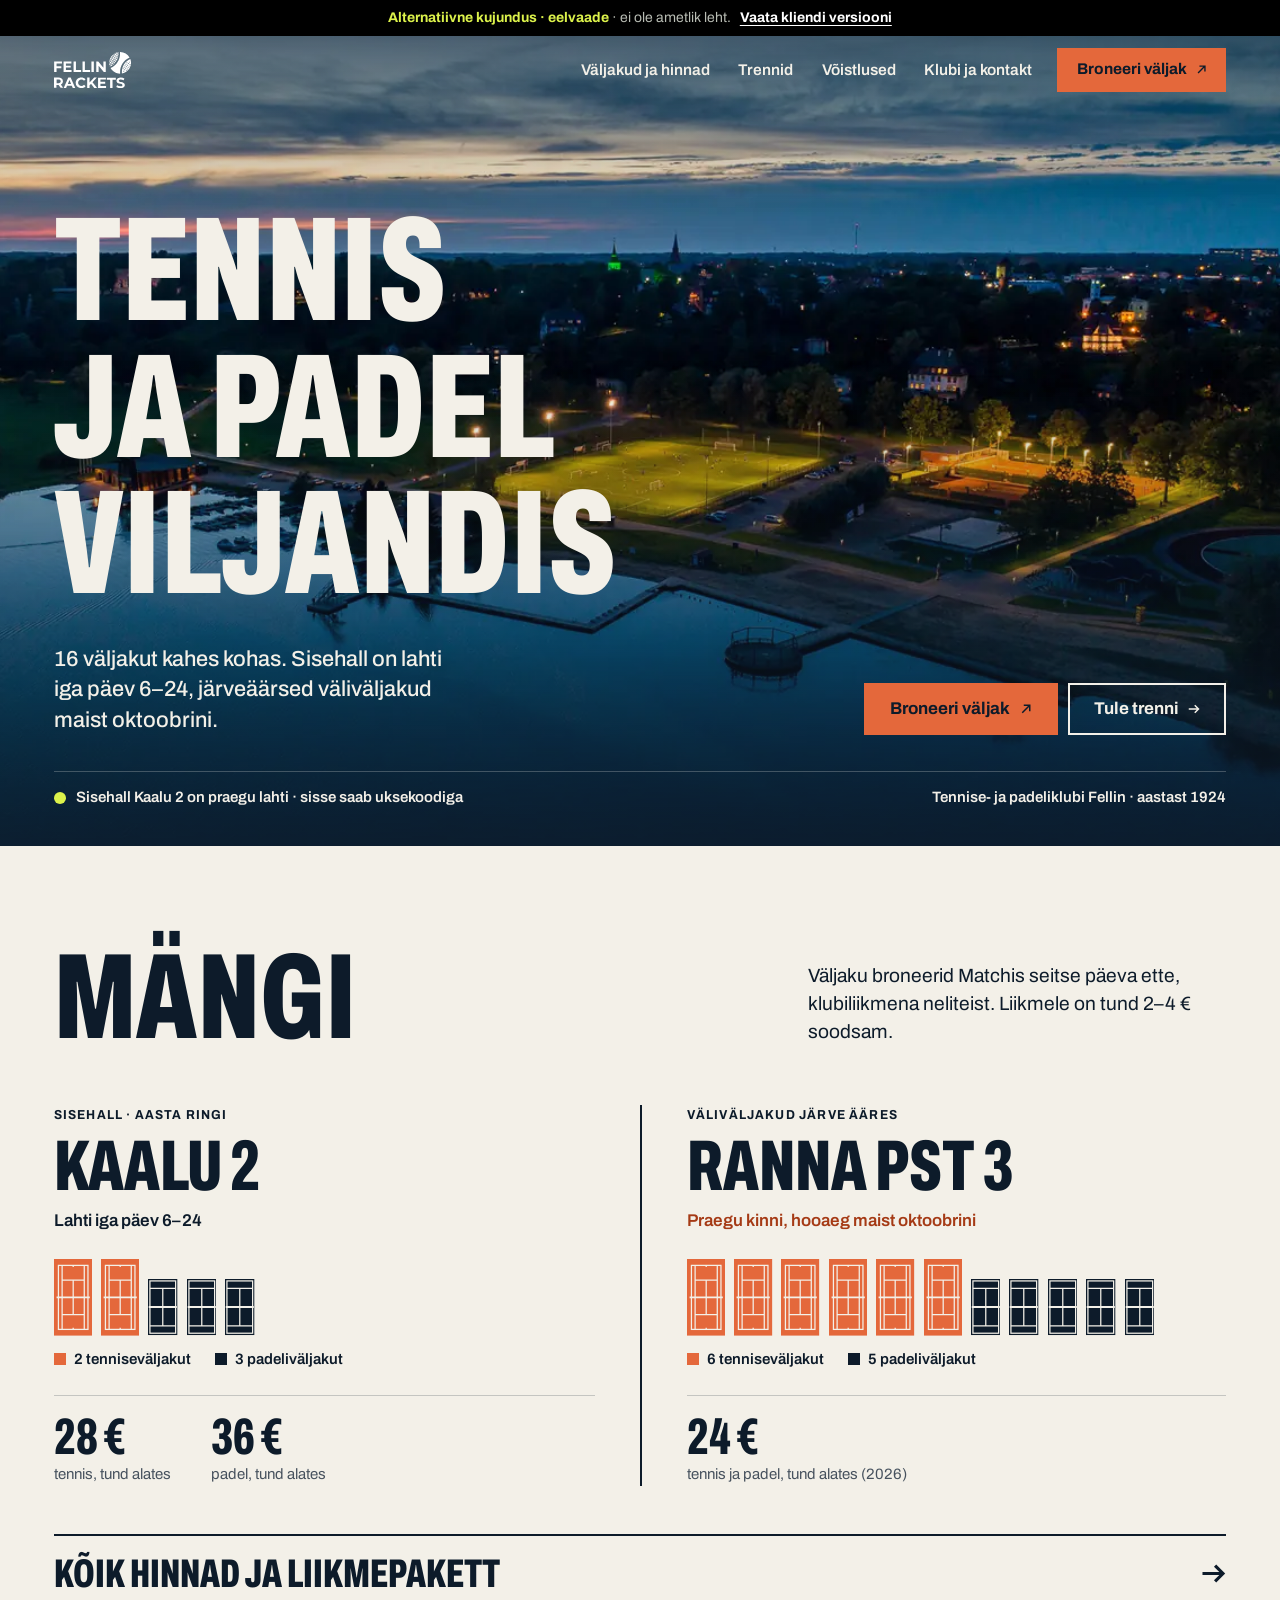
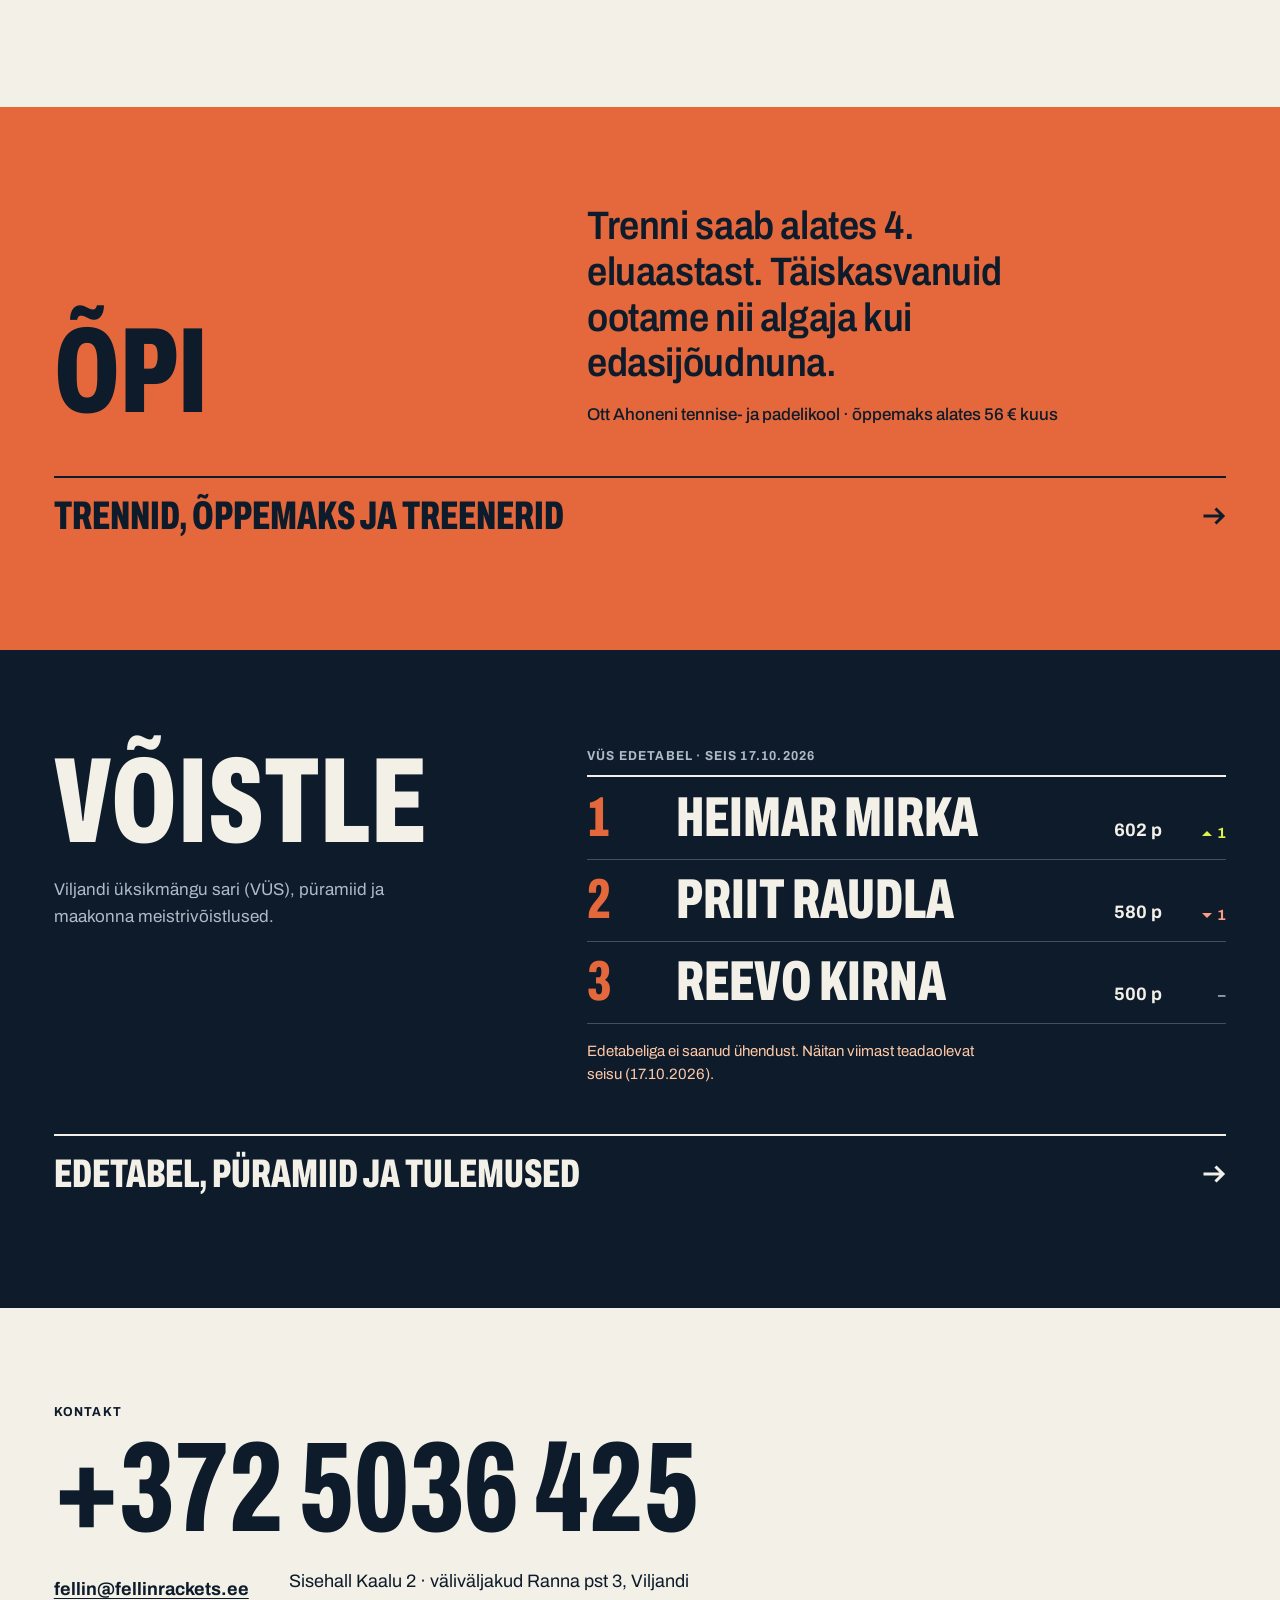
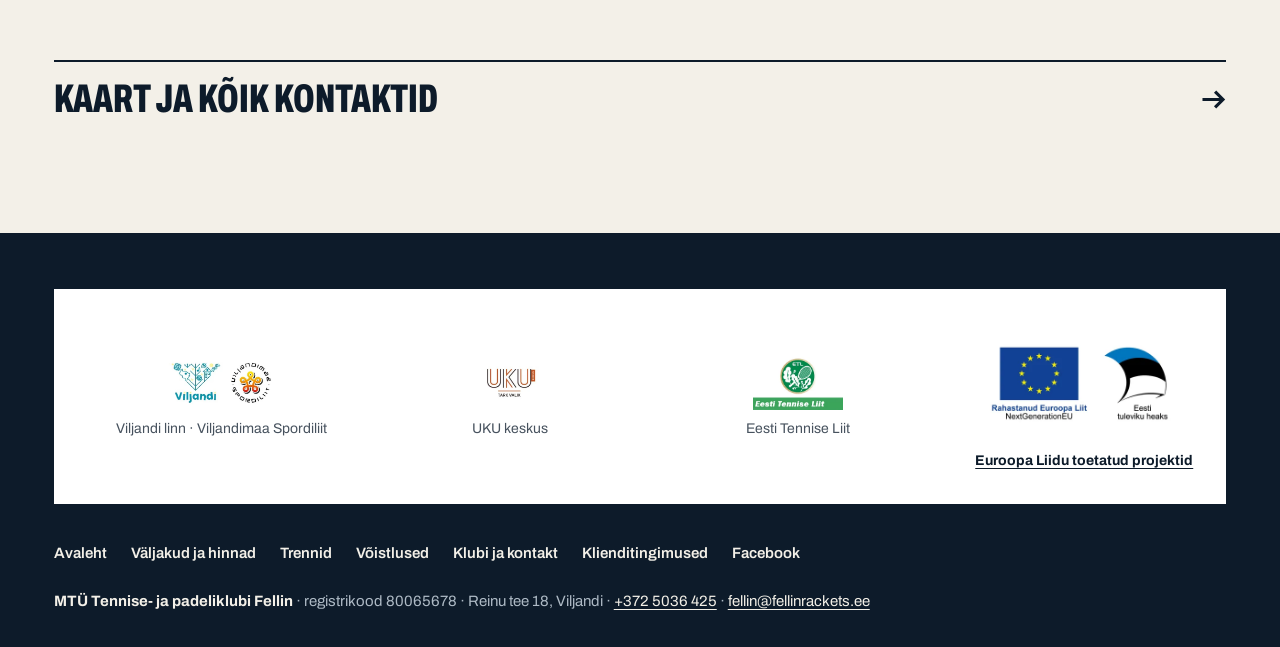
<file: fellin/v8/index.html>
<!doctype html>
<html lang="et">
<head>
  <meta charset="utf-8" />
  <meta name="viewport" content="width=device-width, initial-scale=1, viewport-fit=cover" />
  <title>Tennis ja padel Viljandis – Fellin Rackets | väljakud, trennid, võistlused</title>
  <meta name="description" content="Fellin Rackets – Viljandi tennise- ja padelikeskus. 16 väljakut: sisehall Kaalu 2 avatud iga päev 6–24, väliväljakud järve ääres. Broneeri online, tennise- ja padelikool alates 4. eluaastast, VÜS edetabel." />
  <link rel="canonical" href="https://www.fellinrackets.ee/" />
  <meta name="robots" content="index, follow, max-image-preview:large" />
  <meta name="theme-color" content="#0d1b2a" />
  <meta property="og:type" content="website" />
  <meta property="og:locale" content="et_EE" />
  <meta property="og:site_name" content="Fellin Rackets" />
  <meta property="og:title" content="Tennis ja padel Viljandis – Fellin Rackets" />
  <meta property="og:description" content="16 väljakut, avatud iga päev 6–24. Broneeri online, tule trenni, mängi Viljandi üksikmängu sarjas." />
  <meta property="og:url" content="https://www.fellinrackets.ee/" />
  <meta property="og:image" content="https://www.fellinrackets.ee/wp-content/uploads/2018/10/DJI_0874-1000x500.jpg" />
  <link rel="preload" href="fonts/archivo-latin-wdth-normal.woff2" as="font" type="font/woff2" crossorigin />
  <link rel="stylesheet" href="fellin.css" />
  <script type="application/ld+json">
{
  "@context": "https://schema.org",
  "@graph": [
    {
      "@type": "SportsClub",
      "@id": "https://www.fellinrackets.ee/#klubi",
      "name": "Tennise- ja padeliklubi Fellin",
      "alternateName": [
        "Fellin Rackets",
        "Viljandi tennise- ja padeliklubi Fellin",
        "Tenniseklubi Fellin"
      ],
      "legalName": "MTÜ Tennise- ja padeliklubi Fellin",
      "taxID": "80065678",
      "foundingDate": "1924",
      "url": "https://www.fellinrackets.ee/",
      "logo": "https://www.fellinrackets.ee/wp-content/uploads/2024/08/fellin-logo-2.png",
      "sameAs": [
        "https://www.facebook.com/TenniseklubiFellin/",
        "https://www.spordiregister.ee/et/organisatsioon/192"
      ],
      "telephone": "+372 5036 425",
      "email": "fellin@fellinrackets.ee",
      "sport": [
        "Tennis",
        "Padel"
      ],
      "memberOf": {
        "@type": "SportsOrganization",
        "name": "Eesti Tennise Liit",
        "url": "https://www.tennis.ee/"
      },
      "address": {
        "@type": "PostalAddress",
        "streetAddress": "Reinu tee 18",
        "postalCode": "71020",
        "addressLocality": "Viljandi",
        "addressCountry": "EE"
      },
      "areaServed": [
        "Viljandi",
        "Viljandimaa"
      ],
      "subOrganization": [
        {
          "@id": "https://www.fellinrackets.ee/#sisehall"
        },
        {
          "@id": "https://www.fellinrackets.ee/#valjakud"
        },
        {
          "@id": "https://www.fellinrackets.ee/#kool"
        }
      ]
    },
    {
      "@type": "SportsActivityLocation",
      "@id": "https://www.fellinrackets.ee/#sisehall",
      "name": "Fellin Rackets sisehall – Viljandi tennise- ja padelikeskus",
      "description": "Aastaringne automaatkeskus: 2 tennise siseväljakut (Schöpp Classic vaipkate) ja 3 padeli siseväljakut (Mondo Supercourt XN). Personali pole, sissepääs broneeringu uksekoodiga.",
      "logo": "https://www.fellinrackets.ee/wp-content/themes/vantage-vt/img/fellin-rackets-2602.svg",
      "sport": [
        "Tennis",
        "Padel"
      ],
      "address": {
        "@type": "PostalAddress",
        "streetAddress": "Kaalu 2",
        "addressLocality": "Viljandi",
        "addressCountry": "EE"
      },
      "telephone": "+372 5036 425",
      "openingHoursSpecification": [
        {
          "@type": "OpeningHoursSpecification",
          "dayOfWeek": [
            "Monday",
            "Tuesday",
            "Wednesday",
            "Thursday",
            "Friday",
            "Saturday",
            "Sunday"
          ],
          "opens": "06:00",
          "closes": "23:59"
        }
      ],
      "priceRange": "28–44 € / h",
      "amenityFeature": [
        {
          "@type": "LocationFeatureSpecification",
          "name": "Saun",
          "value": true
        },
        {
          "@type": "LocationFeatureSpecification",
          "name": "Riietusruumid ja pesemisvõimalus",
          "value": true
        },
        {
          "@type": "LocationFeatureSpecification",
          "name": "Online broneerimine (Matchi)",
          "value": true
        }
      ],
      "parentOrganization": {
        "@id": "https://www.fellinrackets.ee/#klubi"
      }
    },
    {
      "@type": "SportsActivityLocation",
      "@id": "https://www.fellinrackets.ee/#valjakud",
      "name": "Fellin Rackets väliväljakud – Viljandi järve ääres",
      "description": "Hooajal mai–oktoober: 6 tennise väliväljakut (Top Clay), 4 padeli väliväljakut (Top Velour) ja 1 kunstmuruga padeliväljak.",
      "sport": [
        "Tennis",
        "Padel"
      ],
      "address": {
        "@type": "PostalAddress",
        "streetAddress": "Ranna puiestee 3",
        "addressLocality": "Viljandi",
        "addressCountry": "EE"
      },
      "priceRange": "24–28 € / h",
      "parentOrganization": {
        "@id": "https://www.fellinrackets.ee/#klubi"
      }
    },
    {
      "@type": "WebSite",
      "@id": "https://www.fellinrackets.ee/#veeb",
      "url": "https://www.fellinrackets.ee/",
      "name": "Fellin Rackets",
      "inLanguage": "et",
      "publisher": {
        "@id": "https://www.fellinrackets.ee/#klubi"
      }
    }
  ]
}
  </script>
</head>
<body>
  <a class="skip" href="#sisu">Liigu sisu juurde</a>

  <!-- EELVAADE: eemalda see riba, kui kujundus läheb kliendi lingile -->
  <div class="proto"><b>Alternatiivne kujundus · eelvaade</b> · ei ole ametlik leht. <a href="../">Vaata kliendi versiooni</a></div>

  <header class="top">
    <div class="top-row">
      <a class="brand" href="./" aria-label="Fellin Rackets, avaleht">
        <img src="../img/fellin-rackets-logo.svg" alt="" width="77" height="36" />
      </a>
      <nav class="nav" id="nav" aria-label="Peamenüü">
        <ul>
          <li class="nav-home"><a href="./" aria-current="page">Avaleht</a></li>
          <li><a href="mangimine/">Väljakud ja hinnad</a></li>
          <li><a href="treeningud/">Trennid</a></li>
          <li><a href="voistlused/">Võistlused</a></li>
          <li><a href="klubi/">Klubi ja kontakt</a></li>
        </ul>
      </nav>
      <a class="btn btn-clay out" href="https://www.matchi.se/facilities/viljanditennis" rel="noopener">Broneeri<span class="book-extra">&nbsp;väljak</span><span class="vh"> (Matchi)</span></a>
      <button class="menu-btn" type="button" id="menu-btn" aria-expanded="false" aria-controls="nav"><span class="bars" aria-hidden="true"></span>Menüü</button>
    </div>
  </header>

  <svg class="vh" width="0" height="0" aria-hidden="true" focusable="false">
    <symbol id="ct-t" viewBox="0 0 52 104">
      <rect width="52" height="104" fill="currentColor" />
      <g fill="none" stroke="var(--ct-line)" stroke-width="1.7">
        <rect x="6" y="8.65" width="40" height="86.7" />
        <path d="M11 8.65v86.7M41 8.65v86.7M11 28.7h30M11 75.3h30M26 28.7v46.6M26 8.65v2.2M26 95.35v-2.2" />
        <path d="M3.5 52h45" stroke-width="2.6" />
      </g>
    </symbol>
    <symbol id="ct-p" viewBox="0 0 40 76">
      <rect width="40" height="76" fill="currentColor" />
      <g fill="none" stroke="var(--ct-line)" stroke-width="1.7">
        <rect x="2.6" y="2.6" width="34.8" height="70.8" />
        <path d="M2.6 12.7h34.8M2.6 63.3h34.8M20 12.7v50.6" />
        <path d="M1 38h38" stroke-width="2.6" />
      </g>
    </symbol>
  </svg>

  <main id="sisu" tabindex="-1">
    <section class="hero" data-osa="avaosa" data-osa-nimi="Avaosa" aria-labelledby="h-avaleht">
      <img class="hero-img" src="../img/viljandi-jarv-1280.webp"
           srcset="../img/viljandi-jarv-640.webp 640w, ../img/viljandi-jarv-1280.webp 1280w, ../img/viljandi-jarv-1920.webp 1920w"
           sizes="100vw" width="1920" height="1079" fetchpriority="high" decoding="async"
           alt="Õhtune Viljandi järv ja järveäärne spordipark valgustatud väljakutega, linnulennult" />
      <div class="shell hero-in">
        <h1 id="h-avaleht"><span>Tennis</span> <span>ja padel</span> <span>Viljandis</span></h1>
        <div class="hero-row">
          <p class="hero-lead">16 väljakut kahes kohas. Sisehall on lahti iga päev 6–24, järveäärsed väliväljakud maist oktoobrini.</p>
          <div class="hero-cta">
            <a class="btn btn-clay out" href="https://www.matchi.se/facilities/viljanditennis" rel="noopener">Broneeri väljak<span class="vh"> (Matchi)</span></a>
            <a class="btn btn-line go" href="treeningud/">Tule trenni</a>
          </div>
        </div>
        <div class="hero-foot">
          <p class="status"><i id="hall-dot" aria-hidden="true"></i><span id="hall-status">Sisehall Kaalu 2 · sisse saab uksekoodiga</span></p>
          <p>Tennise- ja padeliklubi Fellin · aastast 1924</p>
        </div>
      </div>
    </section>

    <section class="sec on-chalk" data-osa="mangi" data-osa-nimi="Mängi: väljakud ja hinnad" aria-labelledby="h-mangi">
      <div class="shell">
        <div class="sec-head">
          <h2 id="h-mangi">Mängi</h2>
          <p>Väljaku broneerid Matchis seitse päeva ette, klubiliikmena neliteist. Liikmele on tund 2–4 € soodsam.</p>
        </div>
        <div class="venues">
          <article class="venue" aria-labelledby="h-sise">
            <p class="kicker">Sisehall · aasta ringi</p>
            <h3 class="venue-name" id="h-sise">Kaalu 2</h3>
            <p class="venue-meta">Lahti iga päev 6–24</p>
            <div class="courts" role="img" aria-label="2 tenniseväljakut ja 3 padeliväljakut"><svg class="t" viewBox="0 0 52 104"><use href="#ct-t" /></svg><svg class="t" viewBox="0 0 52 104"><use href="#ct-t" /></svg><svg class="p" viewBox="0 0 40 76"><use href="#ct-p" /></svg><svg class="p" viewBox="0 0 40 76"><use href="#ct-p" /></svg><svg class="p" viewBox="0 0 40 76"><use href="#ct-p" /></svg></div>
          <p class="courts-key" aria-hidden="true"><span><i></i>2 tenniseväljakut</span><span class="kp"><i></i>3 padeliväljakut</span></p>
            <dl class="from">
              <div><dt>tennis, tund alates</dt><dd class="num">28 €</dd></div>
              <div><dt>padel, tund alates</dt><dd class="num">36 €</dd></div>
            </dl>
          </article>
          <article class="venue" aria-labelledby="h-valjas">
            <p class="kicker">Väliväljakud järve ääres</p>
            <h3 class="venue-name" id="h-valjas">Ranna pst 3</h3>
            <p class="venue-meta"><span id="out-season">Hooaeg maist oktoobrini</span></p>
            <div class="courts" role="img" aria-label="6 tenniseväljakut ja 5 padeliväljakut"><svg class="t" viewBox="0 0 52 104"><use href="#ct-t" /></svg><svg class="t" viewBox="0 0 52 104"><use href="#ct-t" /></svg><svg class="t" viewBox="0 0 52 104"><use href="#ct-t" /></svg><svg class="t" viewBox="0 0 52 104"><use href="#ct-t" /></svg><svg class="t" viewBox="0 0 52 104"><use href="#ct-t" /></svg><svg class="t" viewBox="0 0 52 104"><use href="#ct-t" /></svg><svg class="p" viewBox="0 0 40 76"><use href="#ct-p" /></svg><svg class="p" viewBox="0 0 40 76"><use href="#ct-p" /></svg><svg class="p" viewBox="0 0 40 76"><use href="#ct-p" /></svg><svg class="p" viewBox="0 0 40 76"><use href="#ct-p" /></svg><svg class="p" viewBox="0 0 40 76"><use href="#ct-p" /></svg></div>
          <p class="courts-key" aria-hidden="true"><span><i></i>6 tenniseväljakut</span><span class="kp"><i></i>5 padeliväljakut</span></p>
            <dl class="from">
              <div><dt>tennis ja padel, tund alates (2026)</dt><dd class="num">24 €</dd></div>
            </dl>
          </article>
        </div>
        <a class="big-link go" href="mangimine/">Kõik hinnad ja liikmepakett</a>
      </div>
    </section>

    <section class="sec clay" data-osa="opi" data-osa-nimi="Õpi: trennid" aria-labelledby="h-opi">
      <div class="shell">
        <div class="split">
          <h2 id="h-opi">Õpi</h2>
          <div>
            <p class="say">Trenni saab alates 4. eluaastast. Täiskasvanuid ootame nii algaja kui edasijõudnuna.</p>
            <p class="say-sub">Ott Ahoneni tennise- ja padelikool · õppemaks alates 56 € kuus</p>
          </div>
        </div>
        <a class="big-link go" href="treeningud/">Trennid, õppemaks ja treenerid</a>
      </div>
    </section>

    <section class="sec night" data-osa="voistle" data-osa-nimi="Võistle: edetabel" aria-labelledby="h-voistle">
      <div class="shell">
        <div class="board">
          <div class="board-side">
            <h2 id="h-voistle">Võistle</h2>
            <p>Viljandi üksikmängu sari (VÜS), püramiid ja maakonna meistrivõistlused.</p>
          </div>
          <div>
            <p class="kicker">VÜS edetabel · <span id="vus-asof">seis 17.10.2026</span></p>
            <ol class="rank-list top3" id="vus-list" data-n="3">
            <li><span class="rk num" aria-hidden="true">1</span><span>Heimar Mirka</span><span class="pts num">602 p</span><span class="dl up"><i aria-hidden="true"></i>1<span class="vh"> kohta üles</span></span></li>
            <li><span class="rk num" aria-hidden="true">2</span><span>Priit Raudla</span><span class="pts num">580 p</span><span class="dl down"><i aria-hidden="true"></i>1<span class="vh"> kohta alla</span></span></li>
            <li><span class="rk num" aria-hidden="true">3</span><span>Reevo Kirna</span><span class="pts num">500 p</span><span class="dl eq"><span aria-hidden="true">–</span><span class="vh">muutuseta</span></span></li>
            </ol>
            <p class="data-status" id="data-status" role="status" data-asof="17.10.2026">Viimane teadaolev seis 17.10.2026.</p>
          </div>
        </div>
        <a class="big-link go" href="voistlused/">Edetabel, püramiid ja tulemused</a>
      </div>
    </section>

    <section class="sec on-chalk" data-osa="kontakt-luhidalt" data-osa-nimi="Kontakt" aria-labelledby="h-kontakt">
      <div class="shell">
        <h2 class="kicker" id="h-kontakt">Kontakt</h2>
        <a class="tel-big num" href="tel:+3725036425">+372 5036 425</a>
        <div class="contact-line">
          <p><a href="mailto:fellin@fellinrackets.ee">fellin@fellinrackets.ee</a></p>
          <p>Sisehall Kaalu 2 · väliväljakud Ranna pst 3, Viljandi</p>
        </div>
        <a class="big-link go" href="klubi/#kontakt">Kaart ja kõik kontaktid</a>
      </div>
    </section>
  </main>

  <footer class="site-foot" data-osa="jalus" data-osa-nimi="Jalus">
    <div class="shell">
      <div class="foot-band">
        <div class="partners">
          <div class="partner">
            <img src="../img/viljandi-linn-spordiliit.webp" alt="Viljandi linn ja Viljandimaa Spordiliit" width="377" height="197" loading="lazy" />
            <span aria-hidden="true">Viljandi linn · Viljandimaa Spordiliit</span>
          </div>
          <div class="partner">
            <img src="../img/uku.webp" alt="UKU keskus – Tark valik" width="300" height="212" loading="lazy" />
            <span aria-hidden="true">UKU keskus</span>
          </div>
          <a class="partner" href="https://www.tennis.ee/" rel="noopener">
            <img src="../img/eesti-tennise-liit.webp" alt="Eesti Tennise Liit" width="253" height="158" loading="lazy" />
            <span aria-hidden="true">Eesti Tennise Liit</span>
          </a>
        </div>
        <a class="eu-mark" href="klubi/#toetused">
          <img src="../img/el-nextgen-1.webp" width="480" height="270" loading="lazy"
               alt="Rahastanud Euroopa Liit – NextGenerationEU. Eesti tuleviku heaks." />
          <span>Euroopa Liidu toetatud projektid</span>
        </a>
      </div>
      <nav aria-label="Jaluse lingid">
        <ul class="foot-links">
          <li><a href="./">Avaleht</a></li>
          <li><a href="mangimine/">Väljakud ja hinnad</a></li>
          <li><a href="treeningud/">Trennid</a></li>
          <li><a href="voistlused/">Võistlused</a></li>
          <li><a href="klubi/">Klubi ja kontakt</a></li>
          <li><a href="https://www.fellinrackets.ee/keskus/klienditingimused/">Klienditingimused</a></li>
          <li><a href="https://www.facebook.com/TenniseklubiFellin/" rel="noopener">Facebook</a></li>
        </ul>
      </nav>
      <p class="foot-line">
        <b>MTÜ Tennise- ja padeliklubi Fellin</b> · registrikood 80065678 · Reinu tee 18, Viljandi ·
        <a href="tel:+3725036425">+372 5036 425</a> · <a href="mailto:fellin@fellinrackets.ee">fellin@fellinrackets.ee</a>
      </p>
    </div>
  </footer>

  <script src="fellin.js" defer></script>
</body>
</html>
</file>
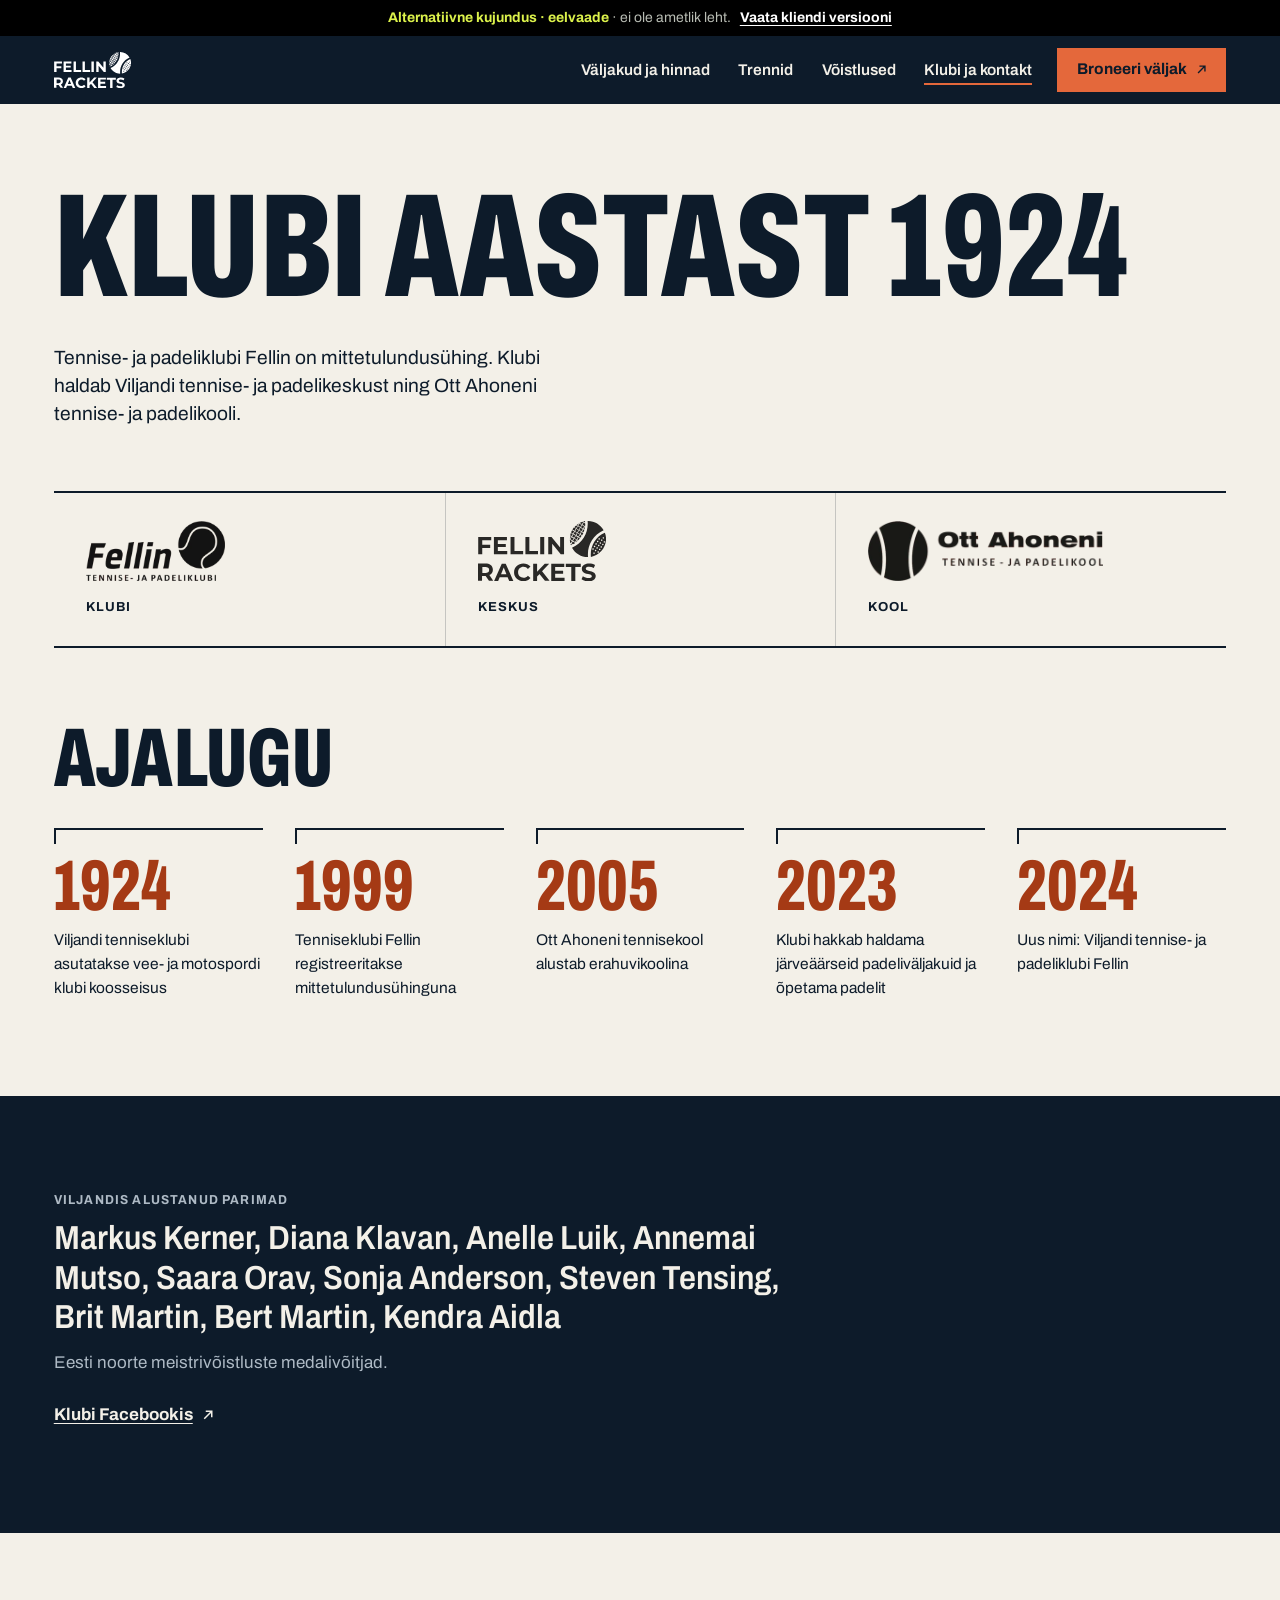
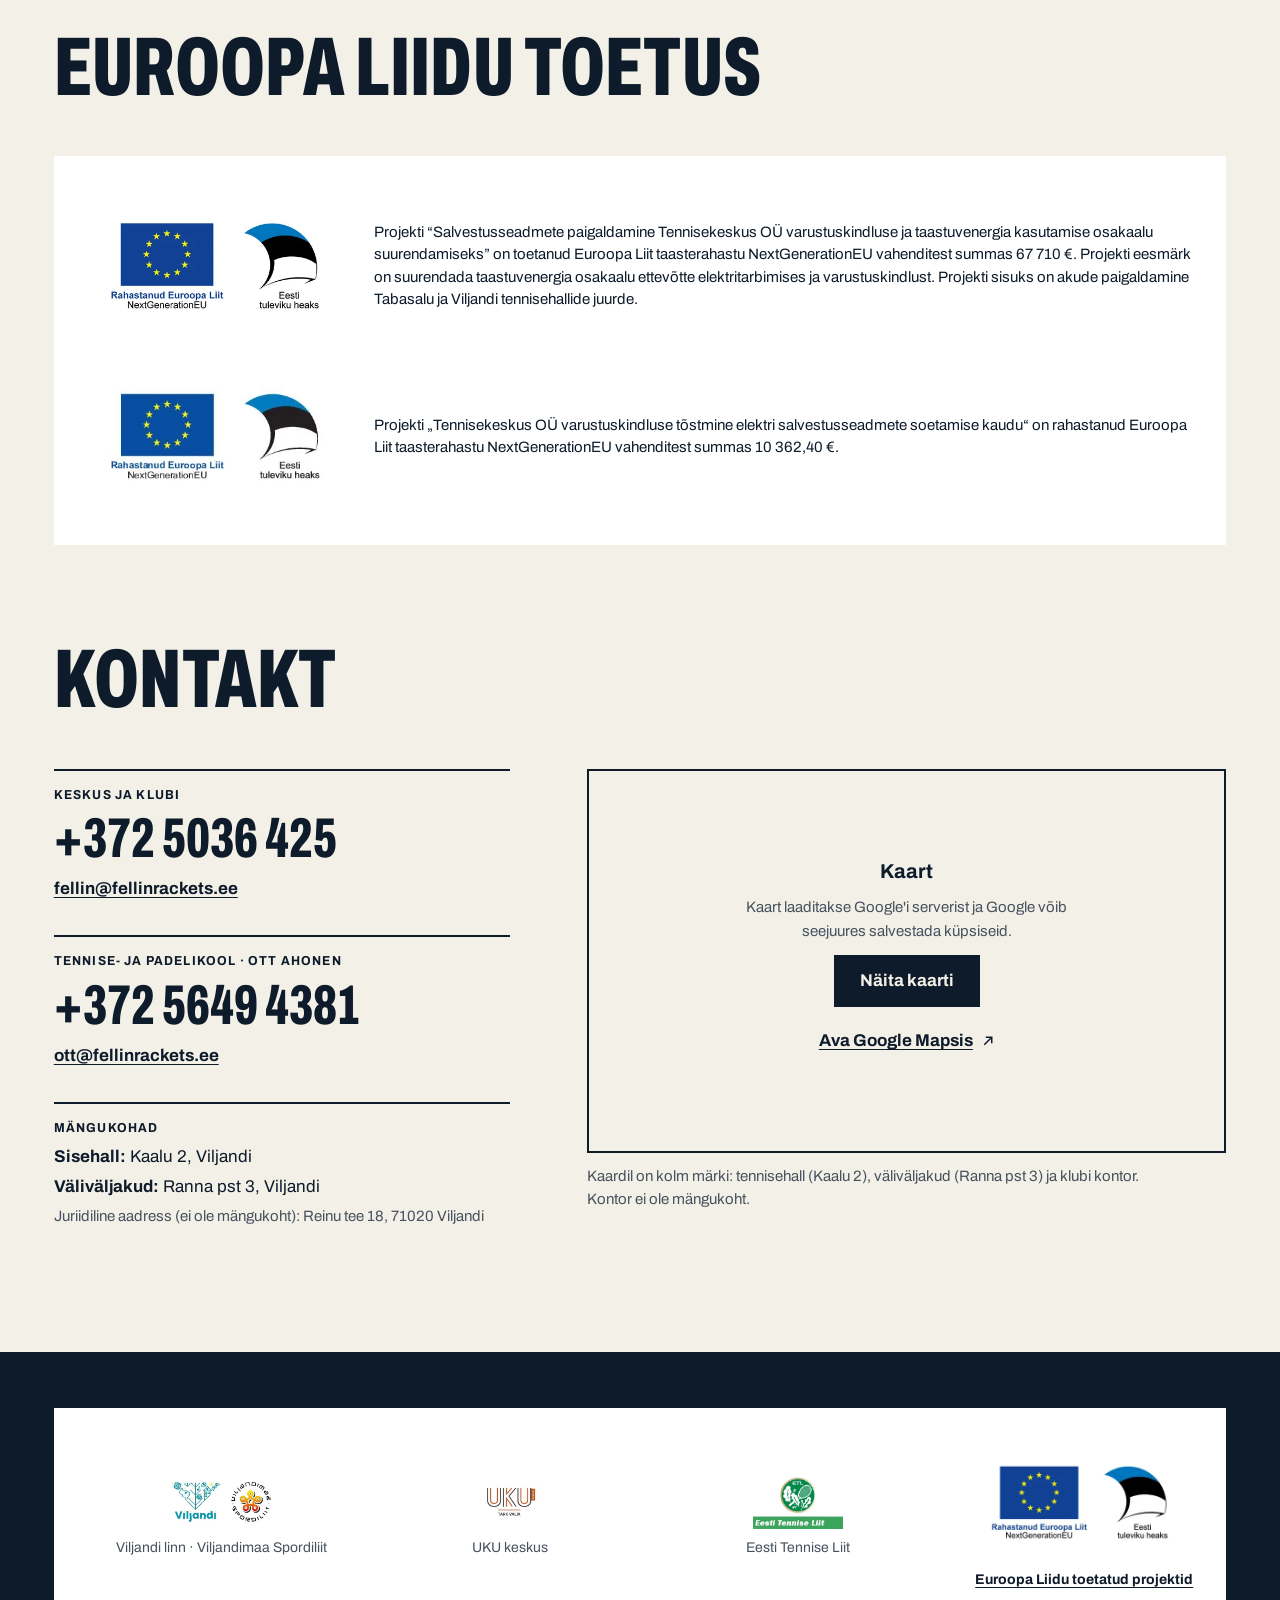
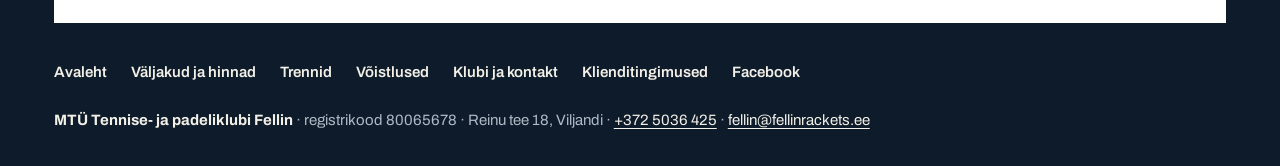
<file: fellin/v8/klubi/index.html>
<!doctype html>
<html lang="et">
<head>
  <meta charset="utf-8" />
  <meta name="viewport" content="width=device-width, initial-scale=1, viewport-fit=cover" />
  <title>Tennise- ja padeliklubi Fellin – ajalugu ja kontakt | Fellin Rackets</title>
  <meta name="description" content="Klubi aastast 1924. Haldab Viljandi tennise- ja padelikeskust ning Ott Ahoneni tennise- ja padelikooli. Kontakt: +372 5036 425, fellin@fellinrackets.ee." />
  <link rel="canonical" href="https://www.fellinrackets.ee/klubi/" />
  <meta name="robots" content="index, follow, max-image-preview:large" />
  <meta name="theme-color" content="#0d1b2a" />
  <link rel="preload" href="../fonts/archivo-latin-wdth-normal.woff2" as="font" type="font/woff2" crossorigin />
  <link rel="stylesheet" href="../fellin.css" />
</head>
<body>
  <a class="skip" href="#sisu">Liigu sisu juurde</a>

  <!-- EELVAADE: eemalda see riba, kui kujundus läheb kliendi lingile -->
  <div class="proto"><b>Alternatiivne kujundus · eelvaade</b> · ei ole ametlik leht. <a href="../../">Vaata kliendi versiooni</a></div>

  <header class="top">
    <div class="top-row">
      <a class="brand" href="../" aria-label="Fellin Rackets, avaleht">
        <img src="../../img/fellin-rackets-logo.svg" alt="" width="77" height="36" />
      </a>
      <nav class="nav" id="nav" aria-label="Peamenüü">
        <ul>
          <li class="nav-home"><a href="../">Avaleht</a></li>
          <li><a href="../mangimine/">Väljakud ja hinnad</a></li>
          <li><a href="../treeningud/">Trennid</a></li>
          <li><a href="../voistlused/">Võistlused</a></li>
          <li><a href="../klubi/" aria-current="page">Klubi ja kontakt</a></li>
        </ul>
      </nav>
      <a class="btn btn-clay out" href="https://www.matchi.se/facilities/viljanditennis" rel="noopener">Broneeri<span class="book-extra">&nbsp;väljak</span><span class="vh"> (Matchi)</span></a>
      <button class="menu-btn" type="button" id="menu-btn" aria-expanded="false" aria-controls="nav"><span class="bars" aria-hidden="true"></span>Menüü</button>
    </div>
  </header>

  <main id="sisu" tabindex="-1">
    <div class="page-head">
      <div class="shell">
        <h1 id="h-leht">Klubi aastast 1924</h1>
        <div class="page-head-row">
          <p>Tennise- ja padeliklubi Fellin on mittetulundusühing. Klubi haldab Viljandi tennise- ja padelikeskust
            ning Ott Ahoneni tennise- ja padelikooli.</p>
        </div>
      </div>
    </div>

    <section class="sec on-chalk" data-osa="k-klubi" data-osa-nimi="Klubi" aria-label="Klubi, keskus, kool ja ajalugu">
      <div class="shell">
        <ul class="brands" aria-label="Klubi, keskus ja kool">
          <li><img src="../../img/fellin-klubi-logo.webp" alt="Viljandi tennise- ja padeliklubi Fellin" width="400" height="172" loading="lazy" /><span>Klubi</span></li>
          <li><img src="../../img/fellin-rackets-logo.svg" alt="Fellin Rackets" width="1267" height="594" loading="lazy" /><span>Keskus</span></li>
          <li><img src="../../img/ott-ahoneni-logo.webp" alt="Ott Ahoneni tennise- ja padelikool" width="500" height="128" loading="lazy" /><span>Kool</span></li>
        </ul>
        <h2 class="h2-m hist-h">Ajalugu</h2>
        <ol class="timeline" aria-label="Klubi ajalugu">
          <li><b>1924</b><span>Viljandi tenniseklubi asutatakse vee- ja motospordi klubi koosseisus</span></li>
          <li><b>1999</b><span>Tenniseklubi Fellin registreeritakse mittetulundusühinguna</span></li>
          <li><b>2005</b><span>Ott Ahoneni tennisekool alustab erahuvikoolina</span></li>
          <li><b>2023</b><span>Klubi hakkab haldama järveäärseid padeliväljakuid ja õpetama padelit</span></li>
          <li><b>2024</b><span>Uus nimi: Viljandi tennise- ja padeliklubi Fellin</span></li>
        </ol>
      </div>
    </section>

    <section class="sec night" data-osa="k-kasvandikud" data-osa-nimi="Viljandis alustanud parimad" aria-labelledby="h-kasv">
      <div class="shell">
        <h2 class="kicker" id="h-kasv">Viljandis alustanud parimad</h2>
        <p class="alumni">Markus Kerner, Diana Klavan, Anelle Luik, Annemai Mutso, Saara Orav, Sonja Anderson,
          Steven Tensing, Brit Martin, Bert Martin, Kendra Aidla</p>
        <p class="alumni-sub">Eesti noorte meistrivõistluste medalivõitjad.</p>
        <a class="link out" href="https://www.facebook.com/TenniseklubiFellin/" rel="noopener">Klubi Facebookis</a>
      </div>
    </section>

    <section id="toetused" class="sec on-chalk" data-osa="k-toetused" data-osa-nimi="Euroopa Liidu toetus" aria-labelledby="h-toetused">
      <div class="shell">
        <div class="sec-head"><h2 class="h2-m" id="h-toetused">Euroopa Liidu toetus</h2></div>
        <div class="eu-list">
          <div class="eu-item">
            <a href="http://www.eas.ee/" rel="noopener"><img src="../../img/el-nextgen-1.webp" width="480" height="270" loading="lazy"
              alt="Rahastanud Euroopa Liit – NextGenerationEU. Eesti tuleviku heaks." /></a>
            <p>Projekti “Salvestusseadmete paigaldamine Tennisekeskus OÜ varustuskindluse ja taastuvenergia
              kasutamise osakaalu suurendamiseks” on toetanud Euroopa Liit taasterahastu NextGenerationEU
              vahenditest summas 67&nbsp;710&nbsp;€. Projekti eesmärk on suurendada taastuvenergia osakaalu ettevõtte
              elektritarbimises ja varustuskindlust. Projekti sisuks on akude paigaldamine Tabasalu ja Viljandi
              tennisehallide juurde.</p>
          </div>
          <div class="eu-item">
            <img src="../../img/el-nextgen-2.webp" width="388" height="219" loading="lazy"
              alt="Rahastanud Euroopa Liit – NextGenerationEU. Eesti tuleviku heaks." />
            <p>Projekti „Tennisekeskus OÜ varustuskindluse tõstmine elektri salvestusseadmete soetamise kaudu“
              on rahastanud Euroopa Liit taasterahastu NextGenerationEU vahenditest summas 10&nbsp;362,40&nbsp;€.</p>
          </div>
        </div>
      </div>
    </section>

    <section id="kontakt" class="sec on-chalk" data-osa="k-kontakt" data-osa-nimi="Kontakt ja kaart" aria-labelledby="h-kontakt">
      <div class="shell">
        <div class="sec-head"><h2 class="h2-m" id="h-kontakt">Kontakt</h2></div>
        <div class="contact-grid">
          <div>
            <div class="contact-item">
              <h3>Keskus ja klubi</h3>
              <a class="k-big num" href="tel:+3725036425">+372 5036 425</a><br />
              <a class="mail" href="mailto:fellin@fellinrackets.ee">fellin@fellinrackets.ee</a>
            </div>
            <div class="contact-item">
              <h3>Tennise- ja padelikool · Ott Ahonen</h3>
              <a class="k-big num" href="tel:+37256494381">+372 5649 4381</a><br />
              <a class="mail" href="mailto:ott@fellinrackets.ee">ott@fellinrackets.ee</a>
            </div>
            <div class="contact-item">
              <h3>Mängukohad</h3>
              <p><b>Sisehall:</b> Kaalu 2, Viljandi</p>
              <p><b>Väliväljakud:</b> Ranna pst 3, Viljandi</p>
              <p class="muted small">Juriidiline aadress (ei ole mängukoht): Reinu tee 18, 71020 Viljandi</p>
            </div>
          </div>
          <div class="map-wrap">
            <div class="map" id="map">
              <h3>Kaart</h3>
              <p>Kaart laaditakse Google'i serverist ja Google võib seejuures salvestada küpsiseid.</p>
              <button class="btn btn-ink" type="button" id="map-load">Näita kaarti</button>
              <a class="link out" href="https://www.google.com/maps/d/viewer?mid=1edaLlcJRuS-RaN6xDFF_qVSuKz4" rel="noopener">Ava Google Mapsis</a>
            </div>
            <p class="map-note">Kaardil on kolm märki: tennisehall (Kaalu 2), väliväljakud (Ranna pst 3) ja klubi kontor. Kontor ei ole mängukoht.</p>
          </div>
        </div>
      </div>
    </section>
  </main>

  <footer class="site-foot" data-osa="jalus" data-osa-nimi="Jalus">
    <div class="shell">
      <div class="foot-band">
        <div class="partners">
          <div class="partner">
            <img src="../../img/viljandi-linn-spordiliit.webp" alt="Viljandi linn ja Viljandimaa Spordiliit" width="377" height="197" loading="lazy" />
            <span aria-hidden="true">Viljandi linn · Viljandimaa Spordiliit</span>
          </div>
          <div class="partner">
            <img src="../../img/uku.webp" alt="UKU keskus – Tark valik" width="300" height="212" loading="lazy" />
            <span aria-hidden="true">UKU keskus</span>
          </div>
          <a class="partner" href="https://www.tennis.ee/" rel="noopener">
            <img src="../../img/eesti-tennise-liit.webp" alt="Eesti Tennise Liit" width="253" height="158" loading="lazy" />
            <span aria-hidden="true">Eesti Tennise Liit</span>
          </a>
        </div>
        <a class="eu-mark" href="../klubi/#toetused">
          <img src="../../img/el-nextgen-1.webp" width="480" height="270" loading="lazy"
               alt="Rahastanud Euroopa Liit – NextGenerationEU. Eesti tuleviku heaks." />
          <span>Euroopa Liidu toetatud projektid</span>
        </a>
      </div>
      <nav aria-label="Jaluse lingid">
        <ul class="foot-links">
          <li><a href="../">Avaleht</a></li>
          <li><a href="../mangimine/">Väljakud ja hinnad</a></li>
          <li><a href="../treeningud/">Trennid</a></li>
          <li><a href="../voistlused/">Võistlused</a></li>
          <li><a href="../klubi/">Klubi ja kontakt</a></li>
          <li><a href="https://www.fellinrackets.ee/keskus/klienditingimused/">Klienditingimused</a></li>
          <li><a href="https://www.facebook.com/TenniseklubiFellin/" rel="noopener">Facebook</a></li>
        </ul>
      </nav>
      <p class="foot-line">
        <b>MTÜ Tennise- ja padeliklubi Fellin</b> · registrikood 80065678 · Reinu tee 18, Viljandi ·
        <a href="tel:+3725036425">+372 5036 425</a> · <a href="mailto:fellin@fellinrackets.ee">fellin@fellinrackets.ee</a>
      </p>
    </div>
  </footer>

  <script src="../fellin.js" defer></script>
</body>
</html>
</file>
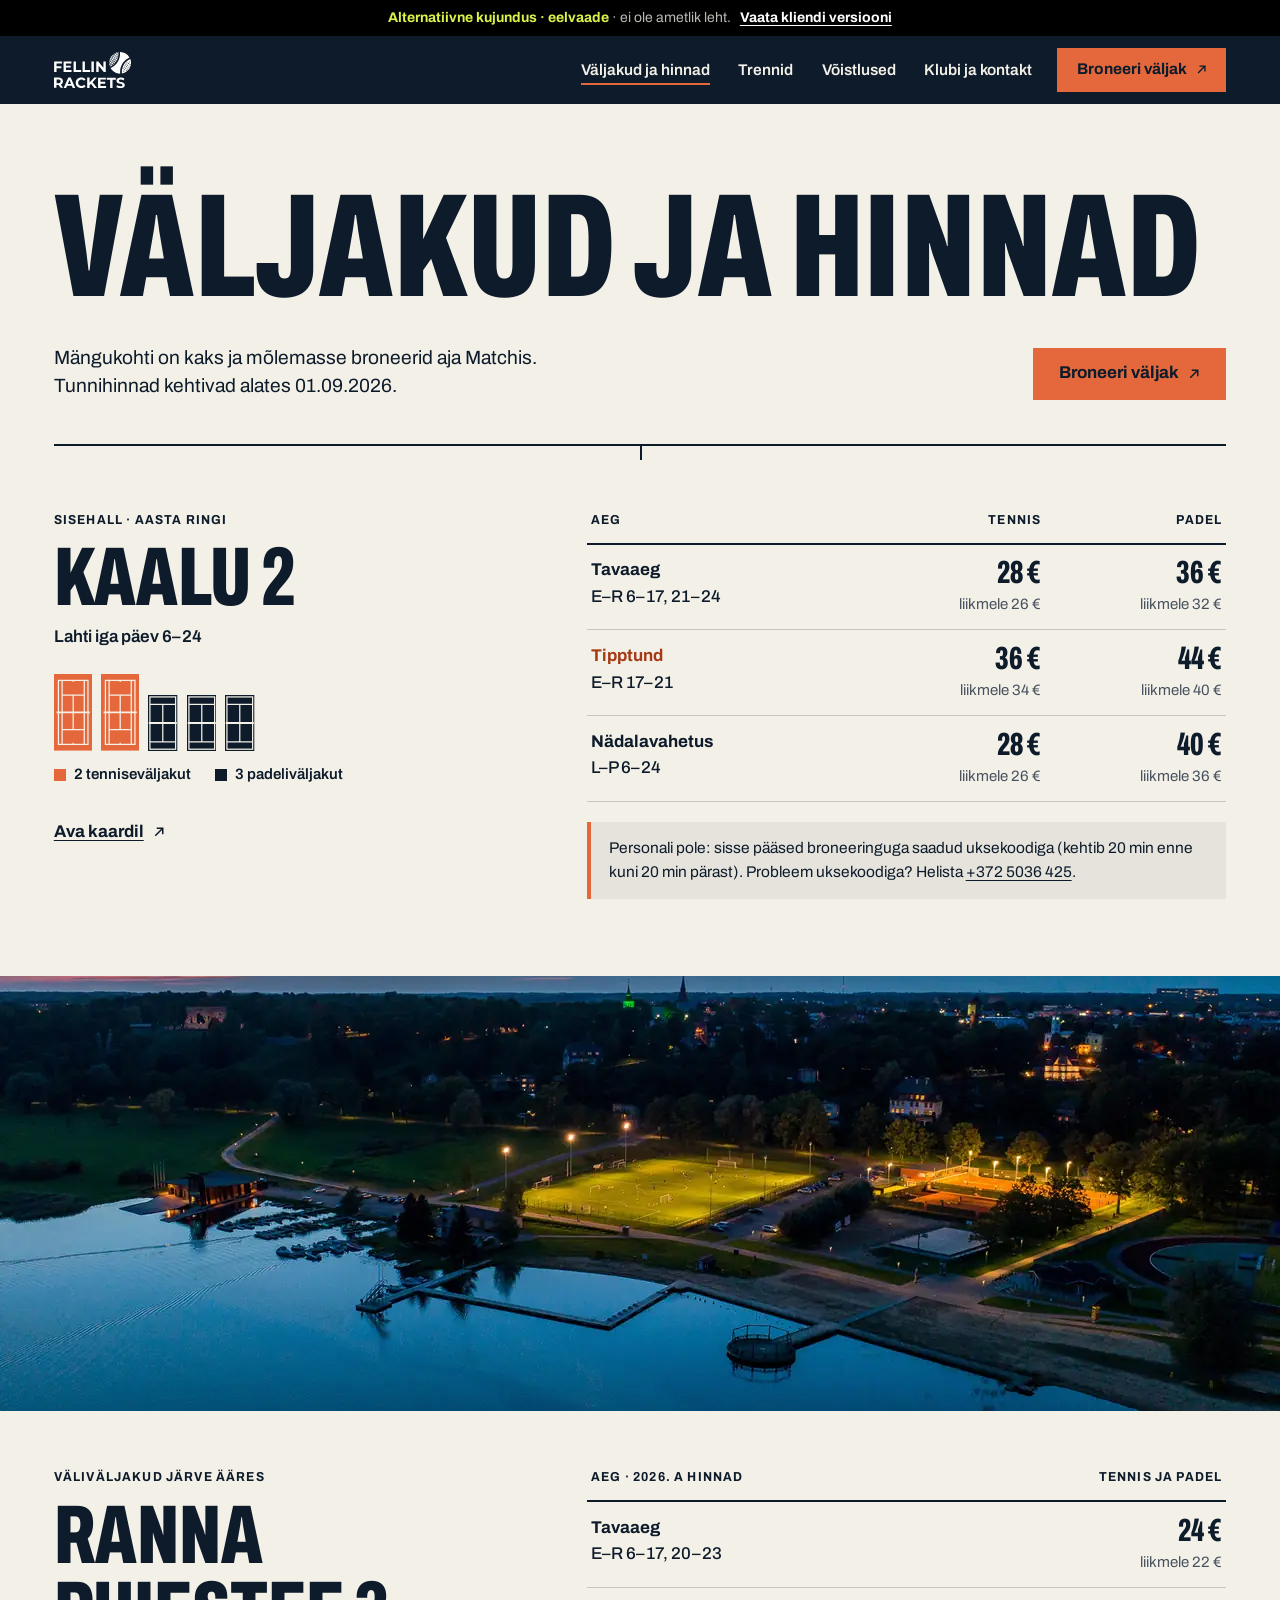
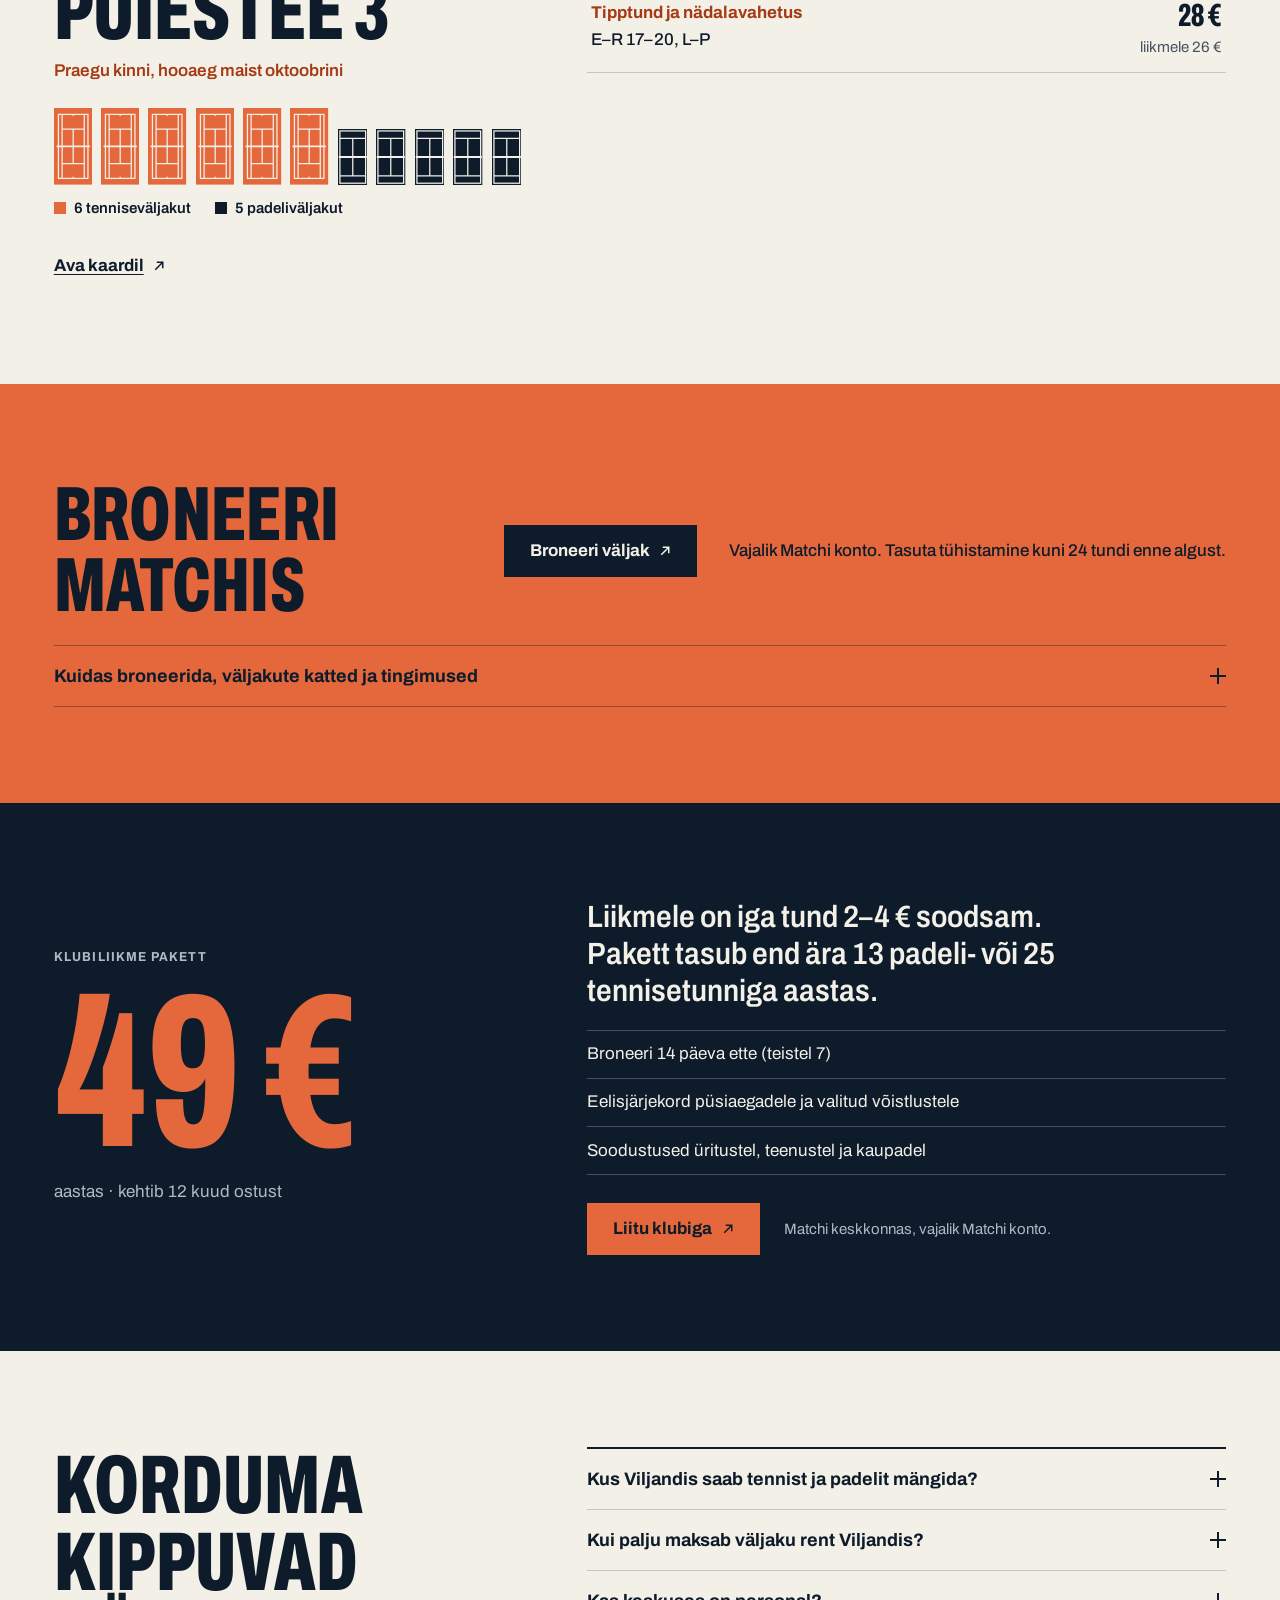
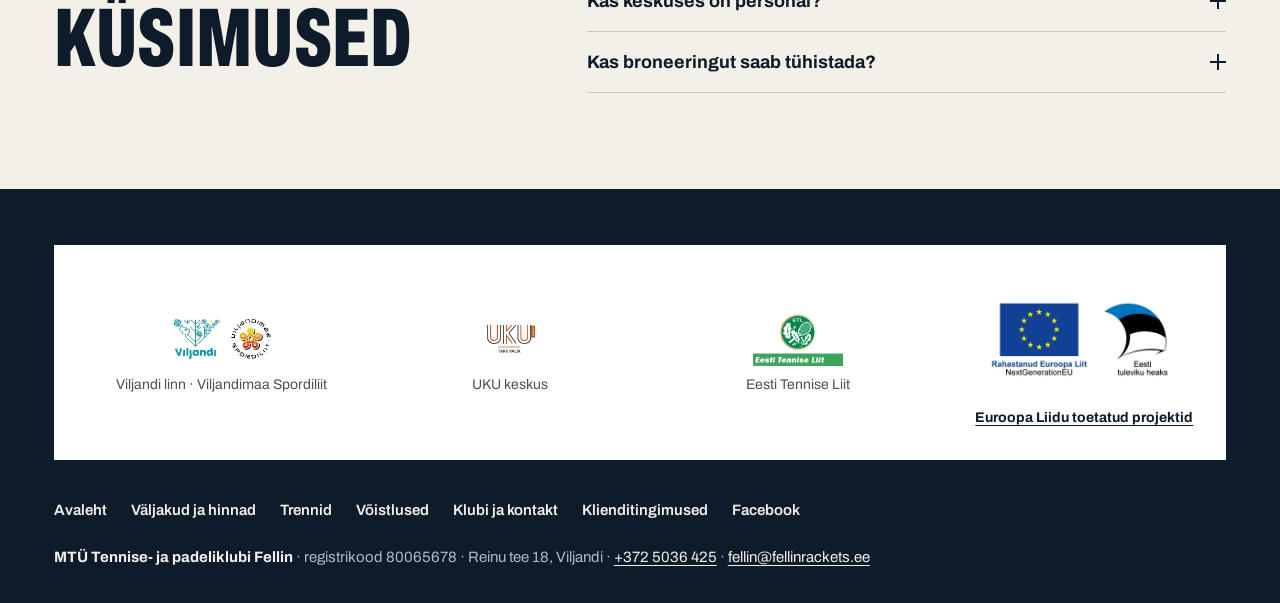
<file: fellin/v8/mangimine/index.html>
<!doctype html>
<html lang="et">
<head>
  <meta charset="utf-8" />
  <meta name="viewport" content="width=device-width, initial-scale=1, viewport-fit=cover" />
  <title>Väljakud ja hinnad – tennis ja padel Viljandis | Fellin Rackets</title>
  <meta name="description" content="Sisehall Kaalu 2 (iga päev 6–24) ja väliväljakud Ranna pst 3. Tunnihind: tennis alates 28 €, padel alates 36 €, väljas alates 24 €. Broneerimine Matchis, klubiliikme pakett 49 € aastas." />
  <link rel="canonical" href="https://www.fellinrackets.ee/mangimine/" />
  <meta name="robots" content="index, follow, max-image-preview:large" />
  <meta name="theme-color" content="#0d1b2a" />
  <link rel="preload" href="../fonts/archivo-latin-wdth-normal.woff2" as="font" type="font/woff2" crossorigin />
  <link rel="stylesheet" href="../fellin.css" />
  <script type="application/ld+json">
{
  "@context": "https://schema.org",
  "@type": "FAQPage",
  "@id": "https://www.fellinrackets.ee/mangimine/#kkk",
  "mainEntity": [
    {
      "@type": "Question",
      "name": "Kus Viljandis saab tennist ja padelit mängida?",
      "acceptedAnswer": {
        "@type": "Answer",
        "text": "Fellin Rackets keskuses: sisehall Kaalu 2 on avatud aastaringselt iga päev 6–24 (2 tennise- ja 3 padeliväljakut). Hooajal mai–oktoober lisanduvad järveäärsed väliväljakud Ranna puiestee 3 (6 tennise- ja 5 padeliväljakut)."
      }
    },
    {
      "@type": "Question",
      "name": "Kui palju maksab väljaku rent Viljandis?",
      "acceptedAnswer": {
        "@type": "Answer",
        "text": "Alates 01.09.2026: sisetennis 28–36 € tund, sisepadel 36–44 € tund, väliväljakud 24–28 € tund (2026. a hooaeg). Klubiliikmetele 2–4 € soodsam."
      }
    },
    {
      "@type": "Question",
      "name": "Kas keskuses on personal?",
      "acceptedAnswer": {
        "@type": "Answer",
        "text": "Ei. Viljandi tennise- ja padelikeskus on automaatkeskus. Sisse pääseb broneeringuga saadud uksekoodiga. Probleemi korral helista keskuse telefonil +372 5036 425."
      }
    },
    {
      "@type": "Question",
      "name": "Kas broneeringut saab tühistada?",
      "acceptedAnswer": {
        "@type": "Answer",
        "text": "Jah, tasuta kuni 24 tundi enne algust. Hilisemat tühistamist ei hüvitata."
      }
    }
  ]
}
  </script>
</head>
<body>
  <a class="skip" href="#sisu">Liigu sisu juurde</a>

  <!-- EELVAADE: eemalda see riba, kui kujundus läheb kliendi lingile -->
  <div class="proto"><b>Alternatiivne kujundus · eelvaade</b> · ei ole ametlik leht. <a href="../../">Vaata kliendi versiooni</a></div>

  <header class="top">
    <div class="top-row">
      <a class="brand" href="../" aria-label="Fellin Rackets, avaleht">
        <img src="../../img/fellin-rackets-logo.svg" alt="" width="77" height="36" />
      </a>
      <nav class="nav" id="nav" aria-label="Peamenüü">
        <ul>
          <li class="nav-home"><a href="../">Avaleht</a></li>
          <li><a href="../mangimine/" aria-current="page">Väljakud ja hinnad</a></li>
          <li><a href="../treeningud/">Trennid</a></li>
          <li><a href="../voistlused/">Võistlused</a></li>
          <li><a href="../klubi/">Klubi ja kontakt</a></li>
        </ul>
      </nav>
      <a class="btn btn-clay out" href="https://www.matchi.se/facilities/viljanditennis" rel="noopener">Broneeri<span class="book-extra">&nbsp;väljak</span><span class="vh"> (Matchi)</span></a>
      <button class="menu-btn" type="button" id="menu-btn" aria-expanded="false" aria-controls="nav"><span class="bars" aria-hidden="true"></span>Menüü</button>
    </div>
  </header>

  <svg class="vh" width="0" height="0" aria-hidden="true" focusable="false">
    <symbol id="ct-t" viewBox="0 0 52 104">
      <rect width="52" height="104" fill="currentColor" />
      <g fill="none" stroke="var(--ct-line)" stroke-width="1.7">
        <rect x="6" y="8.65" width="40" height="86.7" />
        <path d="M11 8.65v86.7M41 8.65v86.7M11 28.7h30M11 75.3h30M26 28.7v46.6M26 8.65v2.2M26 95.35v-2.2" />
        <path d="M3.5 52h45" stroke-width="2.6" />
      </g>
    </symbol>
    <symbol id="ct-p" viewBox="0 0 40 76">
      <rect width="40" height="76" fill="currentColor" />
      <g fill="none" stroke="var(--ct-line)" stroke-width="1.7">
        <rect x="2.6" y="2.6" width="34.8" height="70.8" />
        <path d="M2.6 12.7h34.8M2.6 63.3h34.8M20 12.7v50.6" />
        <path d="M1 38h38" stroke-width="2.6" />
      </g>
    </symbol>
  </svg>

  <main id="sisu" tabindex="-1">
    <div class="page-head">
      <div class="shell">
        <h1 id="h-leht">Väljakud ja hinnad</h1>
        <div class="page-head-row">
          <p>Mängukohti on kaks ja mõlemasse broneerid aja Matchis. Tunnihinnad kehtivad alates 01.09.2026.</p>
          <a class="btn btn-clay out" href="https://www.matchi.se/facilities/viljanditennis" rel="noopener">Broneeri väljak<span class="vh"> (Matchi)</span></a>
        </div>
        <div class="baseline"></div>
      </div>
    </div>

    <section class="sec on-chalk" data-osa="m-kohad" data-osa-nimi="Mängukohad ja hinnad" aria-labelledby="h-kohad">
      <div class="shell">
        <h2 class="vh" id="h-kohad">Mängukohad ja tunnihinnad</h2>
        <article class="place" aria-labelledby="h-sise">
          <div>
            <p class="kicker">Sisehall · aasta ringi</p>
            <h3 class="venue-name" id="h-sise">Kaalu 2</h3>
            <p class="venue-meta">Lahti iga päev 6–24</p>
            <div class="courts" role="img" aria-label="2 tenniseväljakut ja 3 padeliväljakut"><svg class="t" viewBox="0 0 52 104"><use href="#ct-t" /></svg><svg class="t" viewBox="0 0 52 104"><use href="#ct-t" /></svg><svg class="p" viewBox="0 0 40 76"><use href="#ct-p" /></svg><svg class="p" viewBox="0 0 40 76"><use href="#ct-p" /></svg><svg class="p" viewBox="0 0 40 76"><use href="#ct-p" /></svg></div>
          <p class="courts-key" aria-hidden="true"><span><i></i>2 tenniseväljakut</span><span class="kp"><i></i>3 padeliväljakut</span></p>
            <a class="link out" href="https://www.google.com/maps/search/?api=1&amp;query=Kaalu+2+Viljandi" rel="noopener">Ava kaardil<span class="vh"> (sisehall Kaalu 2, Google Maps)</span></a>
          </div>
          <div>
            <table class="ptable">
              <caption class="vh">Sisehalli tunnihinnad, tavahind ja liikmehind</caption>
              <thead><tr><th scope="col">Aeg</th><th scope="col" class="pr">Tennis</th><th scope="col" class="pr">Padel</th></tr></thead>
              <tbody>
                <tr><th scope="row"><span class="tier">Tavaaeg</span>E–R 6–17, 21–24</th><td class="pr"><b>28 €</b><span class="mem">liikmele 26 €</span></td><td class="pr"><b>36 €</b><span class="mem">liikmele 32 €</span></td></tr>
                <tr><th scope="row"><span class="tier peak">Tipptund</span>E–R 17–21</th><td class="pr"><b>36 €</b><span class="mem">liikmele 34 €</span></td><td class="pr"><b>44 €</b><span class="mem">liikmele 40 €</span></td></tr>
                <tr><th scope="row"><span class="tier">Nädalavahetus</span>L–P 6–24</th><td class="pr"><b>28 €</b><span class="mem">liikmele 26 €</span></td><td class="pr"><b>40 €</b><span class="mem">liikmele 36 €</span></td></tr>
              </tbody>
            </table>
            <p class="note">Personali pole: sisse pääsed broneeringuga saadud uksekoodiga (kehtib 20 min enne kuni 20 min pärast).
              Probleem uksekoodiga? Helista <a href="tel:+3725036425">+372 5036 425</a>.</p>
          </div>
        </article>
      </div>

      <figure class="photo-strip">
        <img src="../../img/viljandi-jarv-1280.webp"
             srcset="../../img/viljandi-jarv-640.webp 640w, ../../img/viljandi-jarv-1280.webp 1280w, ../../img/viljandi-jarv-1920.webp 1920w"
             sizes="100vw" width="1920" height="1079" loading="lazy" decoding="async"
             alt="Õhtune Viljandi järv ja järveäärne spordipark valgustatud väljakutega, linnulennult" />
      </figure>

      <div class="shell">
        <article class="place" aria-labelledby="h-valjas">
          <div>
            <p class="kicker">Väliväljakud järve ääres</p>
            <h3 class="venue-name" id="h-valjas">Ranna puiestee 3</h3>
            <p class="venue-meta"><span id="out-season">Hooaeg maist oktoobrini</span></p>
            <div class="courts" role="img" aria-label="6 tenniseväljakut ja 5 padeliväljakut"><svg class="t" viewBox="0 0 52 104"><use href="#ct-t" /></svg><svg class="t" viewBox="0 0 52 104"><use href="#ct-t" /></svg><svg class="t" viewBox="0 0 52 104"><use href="#ct-t" /></svg><svg class="t" viewBox="0 0 52 104"><use href="#ct-t" /></svg><svg class="t" viewBox="0 0 52 104"><use href="#ct-t" /></svg><svg class="t" viewBox="0 0 52 104"><use href="#ct-t" /></svg><svg class="p" viewBox="0 0 40 76"><use href="#ct-p" /></svg><svg class="p" viewBox="0 0 40 76"><use href="#ct-p" /></svg><svg class="p" viewBox="0 0 40 76"><use href="#ct-p" /></svg><svg class="p" viewBox="0 0 40 76"><use href="#ct-p" /></svg><svg class="p" viewBox="0 0 40 76"><use href="#ct-p" /></svg></div>
          <p class="courts-key" aria-hidden="true"><span><i></i>6 tenniseväljakut</span><span class="kp"><i></i>5 padeliväljakut</span></p>
            <a class="link out" href="https://www.google.com/maps/search/?api=1&amp;query=Ranna+puiestee+3+Viljandi" rel="noopener">Ava kaardil<span class="vh"> (väliväljakud Ranna puiestee 3, Google Maps)</span></a>
          </div>
          <div>
            <table class="ptable">
              <caption class="vh">Väliväljakute tunnihinnad 2026. aasta hooajal, tavahind ja liikmehind</caption>
              <thead><tr><th scope="col">Aeg · 2026. a hinnad</th><th scope="col" class="pr">Tennis ja padel</th></tr></thead>
              <tbody>
                <tr><th scope="row"><span class="tier">Tavaaeg</span>E–R 6–17, 20–23</th><td class="pr"><b>24 €</b><span class="mem">liikmele 22 €</span></td></tr>
                <tr><th scope="row"><span class="tier peak">Tipptund ja nädalavahetus</span>E–R 17–20, L–P</th><td class="pr"><b>28 €</b><span class="mem">liikmele 26 €</span></td></tr>
              </tbody>
            </table>
          </div>
        </article>
      </div>
    </section>

    <section class="sec clay" data-osa="m-broneeri" data-osa-nimi="Broneerimine" aria-labelledby="h-bron">
      <div class="shell">
        <div class="book">
          <h2 id="h-bron">Broneeri Matchis</h2>
          <a class="btn btn-ink out" href="https://www.matchi.se/facilities/viljanditennis" rel="noopener">Broneeri väljak<span class="vh"> (Matchi)</span></a>
          <p>Vajalik Matchi konto. Tasuta tühistamine kuni 24 tundi enne algust.</p>
        </div>
        <details class="more">
          <summary>Kuidas broneerida, väljakute katted ja tingimused</summary>
          <div class="more-body">
            <ol class="steps">
              <li class="step"><h4>Loo Matchi konto</h4><p>Registreerimata klient väljakut broneerida ei saa. Konto loomine võtab minuti.</p></li>
              <li class="step"><h4>Vali väljak ja aeg</h4><p>Maksa kaardiga või tunnipangast. Püsiaegade arve tuleb kuu alguses e-postiga.</p></li>
              <li class="step"><h4>Tule kohale</h4><p>Uksekood kehtib 20 minutit enne kuni 20 minutit pärast broneeritud aega.</p></li>
            </ol>
            <dl class="facts-list">
              <div><dt>Sisehall</dt><dd>Tennis: Schöpp Classic vaipkate · padel: Mondo Supercourt XN · saun, riietus- ja pesuruumid</dd></div>
              <div><dt>Väliväljakud</dt><dd>Tennis: Top Clay · padel: 4 Top Velour + 1 kunstmuru</dd></div>
              <div><dt>Püsiaeg</dt><dd>Püsiaja broneerija peab ise olema regulaarne kasutaja.</dd></div>
            </dl>
            <div class="row-links">
              <a class="link out" href="https://www.fellinrackets.ee/keskus/klienditingimused/">Klienditingimused</a>
              <a class="link out" href="https://www.fellinrackets.ee/keskus/sisekorra-eeskiri/">Sisekorra eeskiri</a>
              <a class="link out" href="https://www.fellinrackets.ee/keskus/tennise-etikett/">Tennise etikett</a>
            </div>
          </div>
        </details>
      </div>
    </section>

    <section class="sec night" data-osa="m-liige" data-osa-nimi="Klubiliikme pakett" aria-labelledby="h-liige">
      <div class="shell member">
        <div>
          <h2 class="kicker" id="h-liige">Klubiliikme pakett</h2>
          <div class="big num">49 €</div>
          <p class="per">aastas · kehtib 12 kuud ostust</p>
        </div>
        <div>
          <p class="payback">Liikmele on iga tund 2–4 € soodsam. Pakett tasub end ära 13 padeli- või 25 tennisetunniga aastas.</p>
          <ul>
            <li>Broneeri 14 päeva ette (teistel 7)</li>
            <li>Eelisjärjekord püsiaegadele ja valitud võistlustele</li>
            <li>Soodustused üritustel, teenustel ja kaupadel</li>
          </ul>
          <div class="member-cta">
            <a class="btn btn-clay out" href="https://www.matchi.se/facilities/membership/viljanditennis" rel="noopener">Liitu klubiga<span class="vh"> (Matchi)</span></a>
            <span>Matchi keskkonnas, vajalik Matchi konto.</span>
          </div>
        </div>
      </div>
    </section>

    <section id="kkk" class="sec on-chalk faq" data-osa="m-kkk" data-osa-nimi="Korduma kippuvad küsimused" aria-labelledby="h-kkk">
      <div class="shell faq-wrap">
        <h2 class="h2-m" id="h-kkk">Korduma kippuvad küsimused</h2>
        <!-- Tekst on sõna-sõnalt sama mis päise FAQPage JSON-LD-s — muuda mõlemas -->
        <div class="faq-list">
          <details><summary>Kus Viljandis saab tennist ja padelit mängida?</summary>
            <p>Fellin Rackets keskuses: sisehall Kaalu 2 on avatud aastaringselt iga päev 6–24 (2 tennise- ja 3 padeliväljakut). Hooajal mai–oktoober lisanduvad järveäärsed väliväljakud Ranna puiestee 3 (6 tennise- ja 5 padeliväljakut).</p></details>
          <details><summary>Kui palju maksab väljaku rent Viljandis?</summary>
            <p>Alates 01.09.2026: sisetennis 28–36 € tund, sisepadel 36–44 € tund, väliväljakud 24–28 € tund (2026. a hooaeg). Klubiliikmetele 2–4 € soodsam.</p></details>
          <details><summary>Kas keskuses on personal?</summary>
            <p>Ei. Viljandi tennise- ja padelikeskus on automaatkeskus. Sisse pääseb broneeringuga saadud uksekoodiga. Probleemi korral helista keskuse telefonil <a href="tel:+3725036425">+372 5036 425</a>.</p></details>
          <details><summary>Kas broneeringut saab tühistada?</summary>
            <p>Jah, tasuta kuni 24 tundi enne algust. Hilisemat tühistamist ei hüvitata.</p></details>
        </div>
      </div>
    </section>
  </main>

  <footer class="site-foot" data-osa="jalus" data-osa-nimi="Jalus">
    <div class="shell">
      <div class="foot-band">
        <div class="partners">
          <div class="partner">
            <img src="../../img/viljandi-linn-spordiliit.webp" alt="Viljandi linn ja Viljandimaa Spordiliit" width="377" height="197" loading="lazy" />
            <span aria-hidden="true">Viljandi linn · Viljandimaa Spordiliit</span>
          </div>
          <div class="partner">
            <img src="../../img/uku.webp" alt="UKU keskus – Tark valik" width="300" height="212" loading="lazy" />
            <span aria-hidden="true">UKU keskus</span>
          </div>
          <a class="partner" href="https://www.tennis.ee/" rel="noopener">
            <img src="../../img/eesti-tennise-liit.webp" alt="Eesti Tennise Liit" width="253" height="158" loading="lazy" />
            <span aria-hidden="true">Eesti Tennise Liit</span>
          </a>
        </div>
        <a class="eu-mark" href="../klubi/#toetused">
          <img src="../../img/el-nextgen-1.webp" width="480" height="270" loading="lazy"
               alt="Rahastanud Euroopa Liit – NextGenerationEU. Eesti tuleviku heaks." />
          <span>Euroopa Liidu toetatud projektid</span>
        </a>
      </div>
      <nav aria-label="Jaluse lingid">
        <ul class="foot-links">
          <li><a href="../">Avaleht</a></li>
          <li><a href="../mangimine/">Väljakud ja hinnad</a></li>
          <li><a href="../treeningud/">Trennid</a></li>
          <li><a href="../voistlused/">Võistlused</a></li>
          <li><a href="../klubi/">Klubi ja kontakt</a></li>
          <li><a href="https://www.fellinrackets.ee/keskus/klienditingimused/">Klienditingimused</a></li>
          <li><a href="https://www.facebook.com/TenniseklubiFellin/" rel="noopener">Facebook</a></li>
        </ul>
      </nav>
      <p class="foot-line">
        <b>MTÜ Tennise- ja padeliklubi Fellin</b> · registrikood 80065678 · Reinu tee 18, Viljandi ·
        <a href="tel:+3725036425">+372 5036 425</a> · <a href="mailto:fellin@fellinrackets.ee">fellin@fellinrackets.ee</a>
      </p>
    </div>
  </footer>

  <script src="../fellin.js" defer></script>
</body>
</html>
</file>
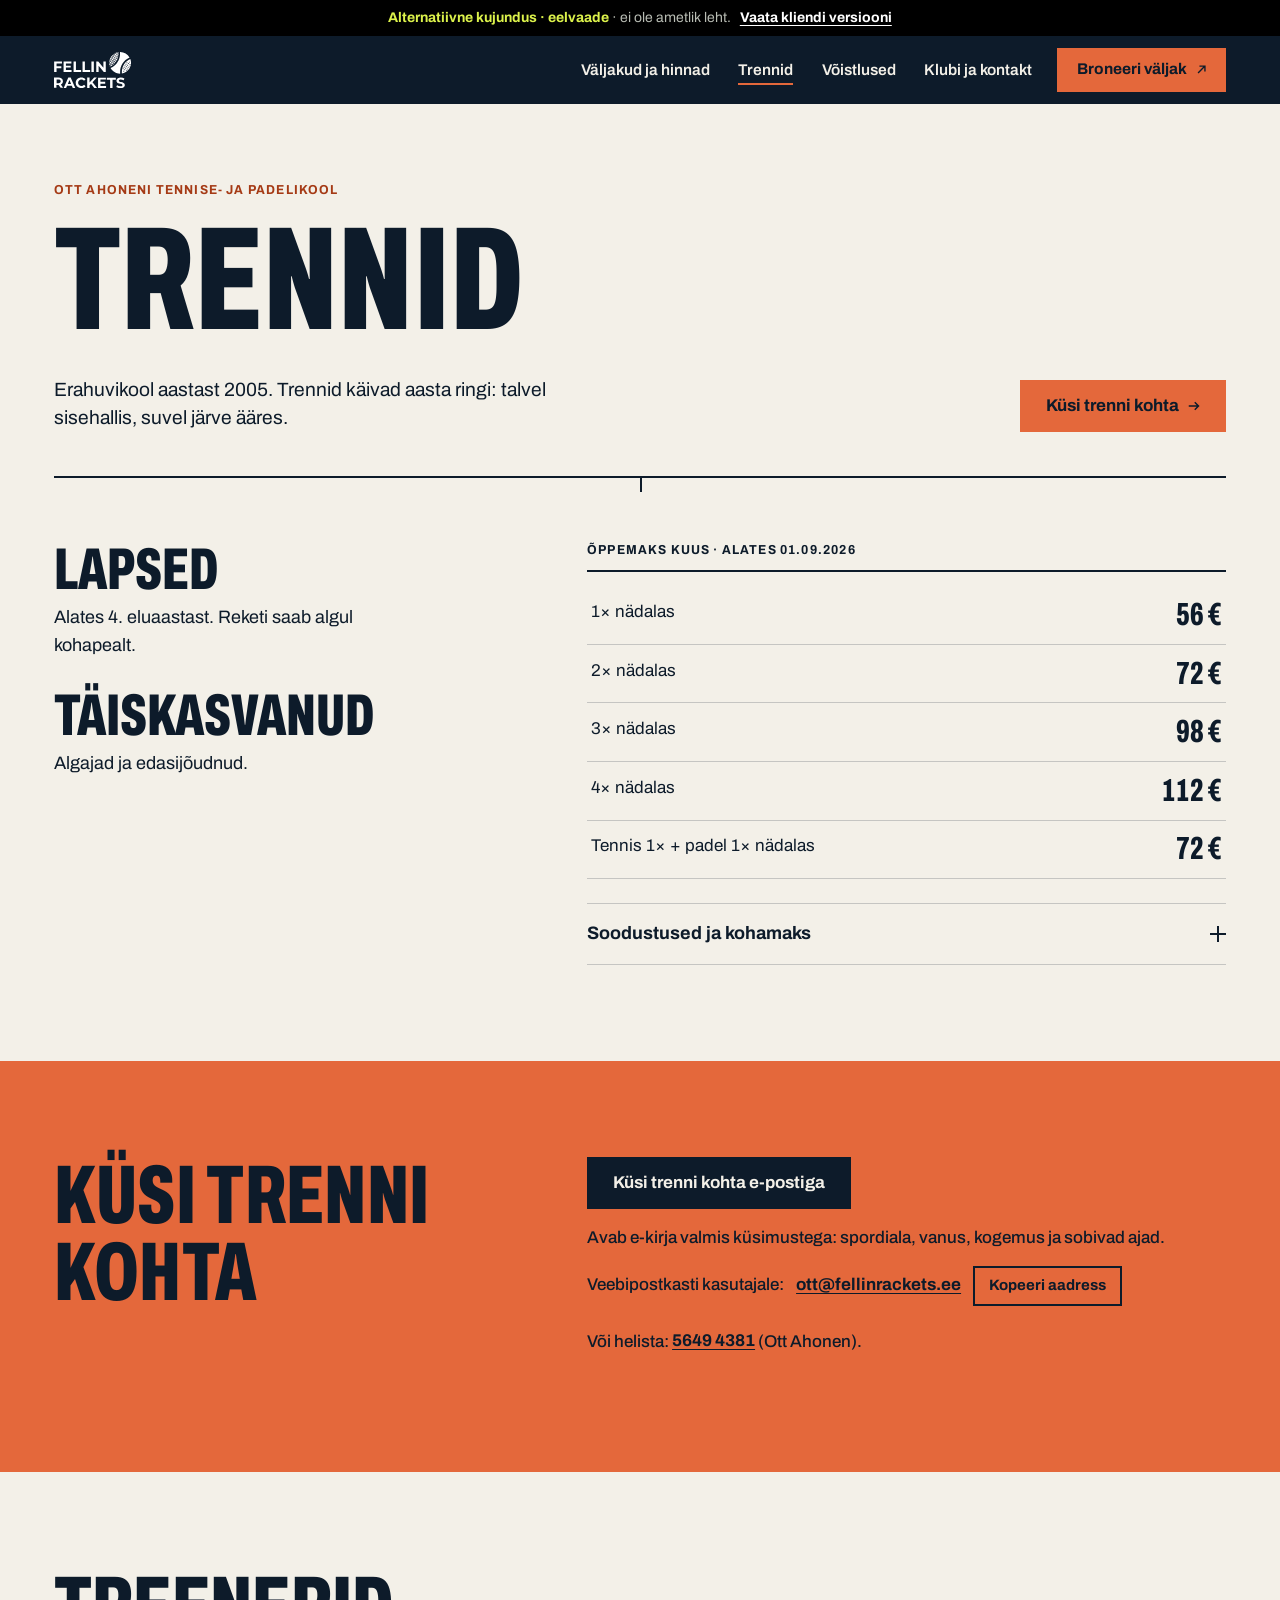
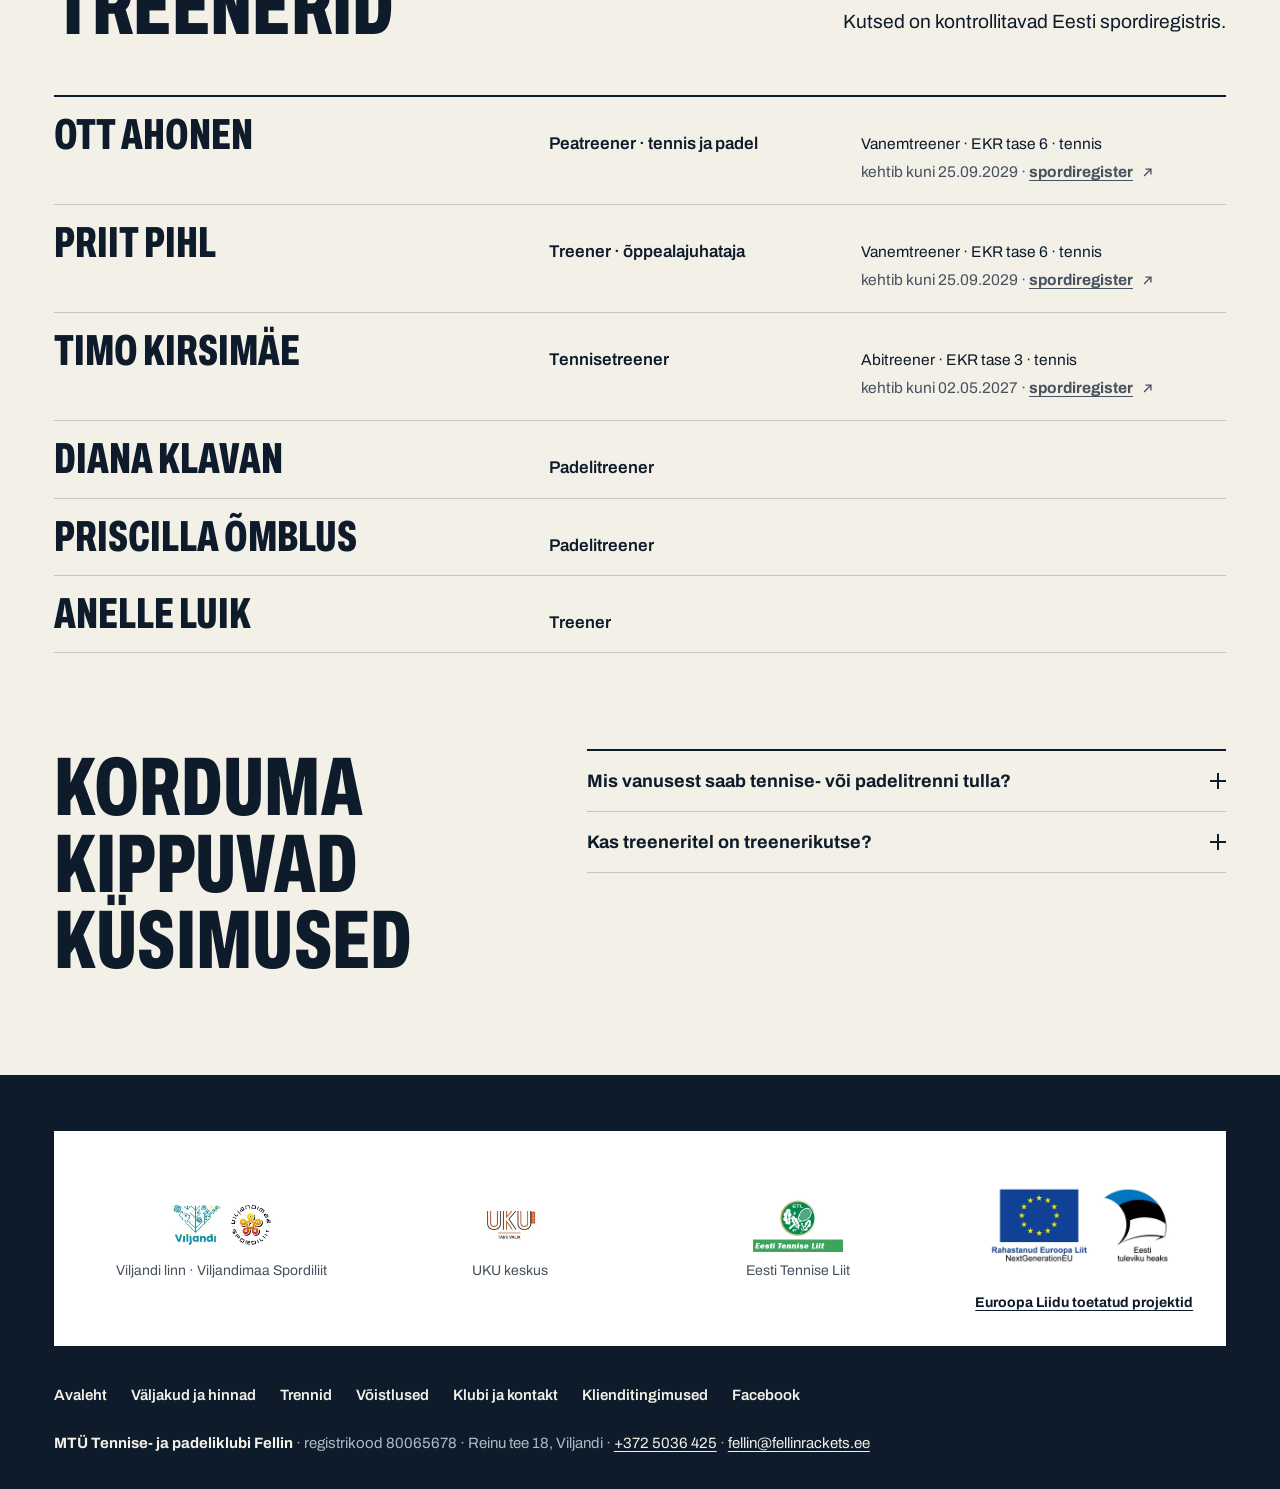
<file: fellin/v8/treeningud/index.html>
<!doctype html>
<html lang="et">
<head>
  <meta charset="utf-8" />
  <meta name="viewport" content="width=device-width, initial-scale=1, viewport-fit=cover" />
  <title>Tennise- ja padelitrenn Viljandis lastele ja täiskasvanutele | Fellin Rackets</title>
  <meta name="description" content="Ott Ahoneni tennise- ja padelikool: trennid lastele alates 4. eluaastast ja täiskasvanutele. Õppemaks alates 56 € kuus. Peatreenerid on vanemtreenerid (EKR tase 6)." />
  <link rel="canonical" href="https://www.fellinrackets.ee/treeningud/" />
  <meta name="robots" content="index, follow, max-image-preview:large" />
  <meta name="theme-color" content="#0d1b2a" />
  <link rel="preload" href="../fonts/archivo-latin-wdth-normal.woff2" as="font" type="font/woff2" crossorigin />
  <link rel="stylesheet" href="../fellin.css" />
  <script type="application/ld+json">
{
  "@context": "https://schema.org",
  "@type": "SportsOrganization",
  "@id": "https://www.fellinrackets.ee/#kool",
  "name": "Ott Ahoneni tennise- ja padelikool",
  "description": "Erahuvikool (asutatud 2005). Tennise- ja padelitrennid algajatele ja edasijõudnutele alates 4. eluaastast, aastaringselt. Peatreenerid on vanemtreenerid (EKR tase 6).",
  "logo": "https://www.fellinrackets.ee/wp-content/uploads/2024/08/ott-ahoneni-logo-2.png",
  "foundingDate": "2005",
  "sport": [
    "Tennis",
    "Padel"
  ],
  "email": "ott@fellinrackets.ee",
  "parentOrganization": {
    "@id": "https://www.fellinrackets.ee/#klubi"
  },
  "employee": [
    {
      "@type": "Person",
      "name": "Ott Ahonen",
      "jobTitle": "Peatreener",
      "sameAs": "https://www.spordiregister.ee/et/treener/2972/ott_ahonen",
      "hasCredential": {
        "@type": "EducationalOccupationalCredential",
        "credentialCategory": "Kutsetunnistus",
        "name": "Vanemtreener, EKR tase 6, spetsialiseerumine tennis",
        "expires": "2029-09-25",
        "url": "https://www.spordiregister.ee/et/treener/2972/ott_ahonen"
      }
    },
    {
      "@type": "Person",
      "name": "Priit Pihl",
      "jobTitle": "Treener, õppealajuhataja",
      "sameAs": "https://www.spordiregister.ee/et/treener/6853/priit_pihl",
      "hasCredential": {
        "@type": "EducationalOccupationalCredential",
        "credentialCategory": "Kutsetunnistus",
        "name": "Vanemtreener, EKR tase 6, spetsialiseerumine tennis",
        "expires": "2029-09-25",
        "url": "https://www.spordiregister.ee/et/treener/6853/priit_pihl"
      }
    },
    {
      "@type": "Person",
      "name": "Timo Kirsimäe",
      "jobTitle": "Tennisetreener",
      "sameAs": "https://www.spordiregister.ee/et/treener/9793/timo_kirsimae",
      "hasCredential": {
        "@type": "EducationalOccupationalCredential",
        "credentialCategory": "Kutsetunnistus",
        "name": "Abitreener, EKR tase 3, spetsialiseerumine tennis",
        "expires": "2027-05-02",
        "url": "https://www.spordiregister.ee/et/treener/9793/timo_kirsimae"
      }
    },
    {
      "@type": "Person",
      "name": "Diana Klavan",
      "jobTitle": "Padelitreener"
    },
    {
      "@type": "Person",
      "name": "Priscilla Õmblus",
      "jobTitle": "Padelitreener"
    },
    {
      "@type": "Person",
      "name": "Anelle Luik",
      "jobTitle": "Treener"
    }
  ]
}
  </script>
  <script type="application/ld+json">
{
  "@context": "https://schema.org",
  "@type": "FAQPage",
  "@id": "https://www.fellinrackets.ee/treeningud/#kkk",
  "mainEntity": [
    {
      "@type": "Question",
      "name": "Mis vanusest saab tennise- või padelitrenni tulla?",
      "acceptedAnswer": {
        "@type": "Answer",
        "text": "Ott Ahoneni tennise- ja padelikool võtab lapsi alates 4. eluaastast. Trennid on ka täiskasvanutele, algajatele ja edasijõudnutele. Kuutasu alates 56 € (1× nädalas)."
      }
    },
    {
      "@type": "Question",
      "name": "Kas treeneritel on treenerikutse?",
      "acceptedAnswer": {
        "@type": "Answer",
        "text": "Jah. Peatreener Ott Ahonen ja Priit Pihl on vanemtreenerid (EKR tase 6, tennis), Timo Kirsimäe on abitreener (EKR tase 3, tennis). Kutsed on avalikult kontrollitavad Eesti spordiregistris."
      }
    }
  ]
}
  </script>
</head>
<body>
  <a class="skip" href="#sisu">Liigu sisu juurde</a>

  <!-- EELVAADE: eemalda see riba, kui kujundus läheb kliendi lingile -->
  <div class="proto"><b>Alternatiivne kujundus · eelvaade</b> · ei ole ametlik leht. <a href="../../">Vaata kliendi versiooni</a></div>

  <header class="top">
    <div class="top-row">
      <a class="brand" href="../" aria-label="Fellin Rackets, avaleht">
        <img src="../../img/fellin-rackets-logo.svg" alt="" width="77" height="36" />
      </a>
      <nav class="nav" id="nav" aria-label="Peamenüü">
        <ul>
          <li class="nav-home"><a href="../">Avaleht</a></li>
          <li><a href="../mangimine/">Väljakud ja hinnad</a></li>
          <li><a href="../treeningud/" aria-current="page">Trennid</a></li>
          <li><a href="../voistlused/">Võistlused</a></li>
          <li><a href="../klubi/">Klubi ja kontakt</a></li>
        </ul>
      </nav>
      <a class="btn btn-clay out" href="https://www.matchi.se/facilities/viljanditennis" rel="noopener">Broneeri<span class="book-extra">&nbsp;väljak</span><span class="vh"> (Matchi)</span></a>
      <button class="menu-btn" type="button" id="menu-btn" aria-expanded="false" aria-controls="nav"><span class="bars" aria-hidden="true"></span>Menüü</button>
    </div>
  </header>

  <main id="sisu" tabindex="-1">
    <div class="page-head">
      <div class="shell">
        <p class="kicker">Ott Ahoneni tennise- ja padelikool</p>
        <h1 id="h-leht">Trennid</h1>
        <div class="page-head-row">
          <p>Erahuvikool aastast 2005. Trennid käivad aasta ringi: talvel sisehallis, suvel järve ääres.</p>
          <a class="btn btn-clay go" href="#kysi">Küsi trenni kohta</a>
        </div>
        <div class="baseline"></div>
      </div>
    </div>

    <section class="sec on-chalk" data-osa="t-trennid" data-osa-nimi="Trennid ja õppemaks" aria-labelledby="h-trennid">
      <div class="shell two">
        <h2 class="vh" id="h-trennid">Trennid ja õppemaks</h2>
        <div class="aud">
          <div><h3>Lapsed</h3><p>Alates 4. eluaastast. Reketi saab algul kohapealt.</p></div>
          <div><h3>Täiskasvanud</h3><p>Algajad ja edasijõudnud.</p></div>
        </div>
        <div>
          <h3 class="label-h tbl-h" id="h-oppemaks">Õppemaks kuus · alates 01.09.2026</h3>
          <table aria-labelledby="h-oppemaks">
            <thead class="vh"><tr><th scope="col">Trennide arv</th><th scope="col">Hind kuus</th></tr></thead>
            <tbody>
              <tr><td>1× nädalas</td><td class="p num">56 €</td></tr>
              <tr><td>2× nädalas</td><td class="p num">72 €</td></tr>
              <tr><td>3× nädalas</td><td class="p num">98 €</td></tr>
              <tr><td>4× nädalas</td><td class="p num">112 €</td></tr>
              <tr><td>Tennis 1× + padel 1× nädalas</td><td class="p num">72 €</td></tr>
            </tbody>
          </table>
          <details class="more">
            <summary>Soodustused ja kohamaks</summary>
            <div class="more-body">
              <ul class="plain">
                <li>Õdedele-vendadele −10 %.</li>
                <li>Haiguse korral alates 2 nädalast (tõendiga) kuutasu ei arvestata.</li>
                <li>Väljaspool Viljandit elavatele kohamaks 50 € kuus või 600 € aastas. Viljandi linn, Põhja-Sakala ja Mulgi vald tasuvad selle oma elanike eest.</li>
              </ul>
            </div>
          </details>
        </div>
      </div>
    </section>

    <section id="kysi" class="sec clay" data-osa="t-kysi" data-osa-nimi="Küsi trenni kohta" aria-labelledby="h-kysi">
      <div class="shell ask">
        <h2 id="h-kysi">Küsi trenni kohta</h2>
        <div>
          <a class="btn btn-ink" id="trenni-kiri"
             href="mailto:ott@fellinrackets.ee?subject=Trenni%20kohta&amp;body=Tere!%0A%0ASoovin%20infot%20trenni%20kohta.%0A%0ANimi%3A%20%0ATelefon%20v%C3%B5i%20e-post%3A%20%0ASpordiala%20(tennis%20%2F%20padel)%3A%20%0ALaps%20v%C3%B5i%20t%C3%A4iskasvanu%20(lapse%20vanus)%3A%20%0AKogemus%20(algaja%20%2F%20m%C3%A4nginud%20varem)%3A%20%0ASobivad%20p%C3%A4evad%20ja%20kellaajad%3A%20%0A">Küsi trenni kohta e-postiga</a>
          <p>Avab e-kirja valmis küsimustega: spordiala, vanus, kogemus ja sobivad ajad.</p>
          <p class="addr-line">
            <span>Veebipostkasti kasutajale:</span>
            <a href="mailto:ott@fellinrackets.ee">ott@fellinrackets.ee</a>
            <button class="copy-btn" type="button" data-copy="ott@fellinrackets.ee" hidden>Kopeeri aadress</button>
            <span class="copy-ok" role="status"></span>
          </p>
          <p>Või helista: <a href="tel:+37256494381">5649 4381</a> (Ott Ahonen).</p>
        </div>
      </div>
    </section>

    <section class="sec on-chalk" data-osa="t-treenerid" data-osa-nimi="Treenerid" aria-labelledby="h-treenerid">
      <div class="shell">
        <div class="sec-head">
          <h2 class="h2-m" id="h-treenerid">Treenerid</h2>
          <p>Kutsed on kontrollitavad Eesti spordiregistris.</p>
        </div>
        <!-- Kutsed: Eesti spordiregister, seis 09.11.2026 -->
        <ul class="coaches" id="coaches">
          <li class="coach"><b>Ott Ahonen</b><span class="role">Peatreener · tennis ja padel</span>
            <div class="kutse">Vanemtreener · EKR tase 6 · tennis<span class="kuni">kehtib kuni 25.09.2029 ·
              <a class="out" href="https://www.spordiregister.ee/et/treener/2972/ott_ahonen" rel="noopener"><span class="vh">Ott Ahoneni kutse: </span>spordiregister</a></span></div></li>
          <li class="coach"><b>Priit Pihl</b><span class="role">Treener · õppealajuhataja</span>
            <div class="kutse">Vanemtreener · EKR tase 6 · tennis<span class="kuni">kehtib kuni 25.09.2029 ·
              <a class="out" href="https://www.spordiregister.ee/et/treener/6853/priit_pihl" rel="noopener"><span class="vh">Priit Pihli kutse: </span>spordiregister</a></span></div></li>
          <li class="coach"><b>Timo Kirsimäe</b><span class="role">Tennisetreener</span>
            <div class="kutse">Abitreener · EKR tase 3 · tennis<span class="kuni">kehtib kuni 02.05.2027 ·
              <a class="out" href="https://www.spordiregister.ee/et/treener/9793/timo_kirsimae" rel="noopener"><span class="vh">Timo Kirsimäe kutse: </span>spordiregister</a></span></div></li>
          <li class="coach"><b>Diana Klavan</b><span class="role">Padelitreener</span></li>
          <li class="coach"><b>Priscilla Õmblus</b><span class="role">Padelitreener</span></li>
          <li class="coach"><b>Anelle Luik</b><span class="role">Treener</span></li>
        </ul>
      </div>
    </section>

    <section id="kkk" class="sec on-chalk faq" data-osa="t-kkk" data-osa-nimi="Korduma kippuvad küsimused" aria-labelledby="h-kkk">
      <div class="shell faq-wrap">
        <h2 class="h2-m" id="h-kkk">Korduma kippuvad küsimused</h2>
        <!-- Tekst on sõna-sõnalt sama mis päise FAQPage JSON-LD-s — muuda mõlemas -->
        <div class="faq-list">
          <details><summary>Mis vanusest saab tennise- või padelitrenni tulla?</summary>
            <p>Ott Ahoneni tennise- ja padelikool võtab lapsi alates 4. eluaastast. Trennid on ka täiskasvanutele, algajatele ja edasijõudnutele. Kuutasu alates 56 € (1× nädalas).</p></details>
          <details><summary>Kas treeneritel on treenerikutse?</summary>
            <p>Jah. Peatreener Ott Ahonen ja Priit Pihl on vanemtreenerid (EKR tase 6, tennis), Timo Kirsimäe on abitreener (EKR tase 3, tennis). Kutsed on avalikult kontrollitavad Eesti spordiregistris.</p></details>
        </div>
      </div>
    </section>
  </main>

  <footer class="site-foot" data-osa="jalus" data-osa-nimi="Jalus">
    <div class="shell">
      <div class="foot-band">
        <div class="partners">
          <div class="partner">
            <img src="../../img/viljandi-linn-spordiliit.webp" alt="Viljandi linn ja Viljandimaa Spordiliit" width="377" height="197" loading="lazy" />
            <span aria-hidden="true">Viljandi linn · Viljandimaa Spordiliit</span>
          </div>
          <div class="partner">
            <img src="../../img/uku.webp" alt="UKU keskus – Tark valik" width="300" height="212" loading="lazy" />
            <span aria-hidden="true">UKU keskus</span>
          </div>
          <a class="partner" href="https://www.tennis.ee/" rel="noopener">
            <img src="../../img/eesti-tennise-liit.webp" alt="Eesti Tennise Liit" width="253" height="158" loading="lazy" />
            <span aria-hidden="true">Eesti Tennise Liit</span>
          </a>
        </div>
        <a class="eu-mark" href="../klubi/#toetused">
          <img src="../../img/el-nextgen-1.webp" width="480" height="270" loading="lazy"
               alt="Rahastanud Euroopa Liit – NextGenerationEU. Eesti tuleviku heaks." />
          <span>Euroopa Liidu toetatud projektid</span>
        </a>
      </div>
      <nav aria-label="Jaluse lingid">
        <ul class="foot-links">
          <li><a href="../">Avaleht</a></li>
          <li><a href="../mangimine/">Väljakud ja hinnad</a></li>
          <li><a href="../treeningud/">Trennid</a></li>
          <li><a href="../voistlused/">Võistlused</a></li>
          <li><a href="../klubi/">Klubi ja kontakt</a></li>
          <li><a href="https://www.fellinrackets.ee/keskus/klienditingimused/">Klienditingimused</a></li>
          <li><a href="https://www.facebook.com/TenniseklubiFellin/" rel="noopener">Facebook</a></li>
        </ul>
      </nav>
      <p class="foot-line">
        <b>MTÜ Tennise- ja padeliklubi Fellin</b> · registrikood 80065678 · Reinu tee 18, Viljandi ·
        <a href="tel:+3725036425">+372 5036 425</a> · <a href="mailto:fellin@fellinrackets.ee">fellin@fellinrackets.ee</a>
      </p>
    </div>
  </footer>

  <script src="../fellin.js" defer></script>
</body>
</html>
</file>
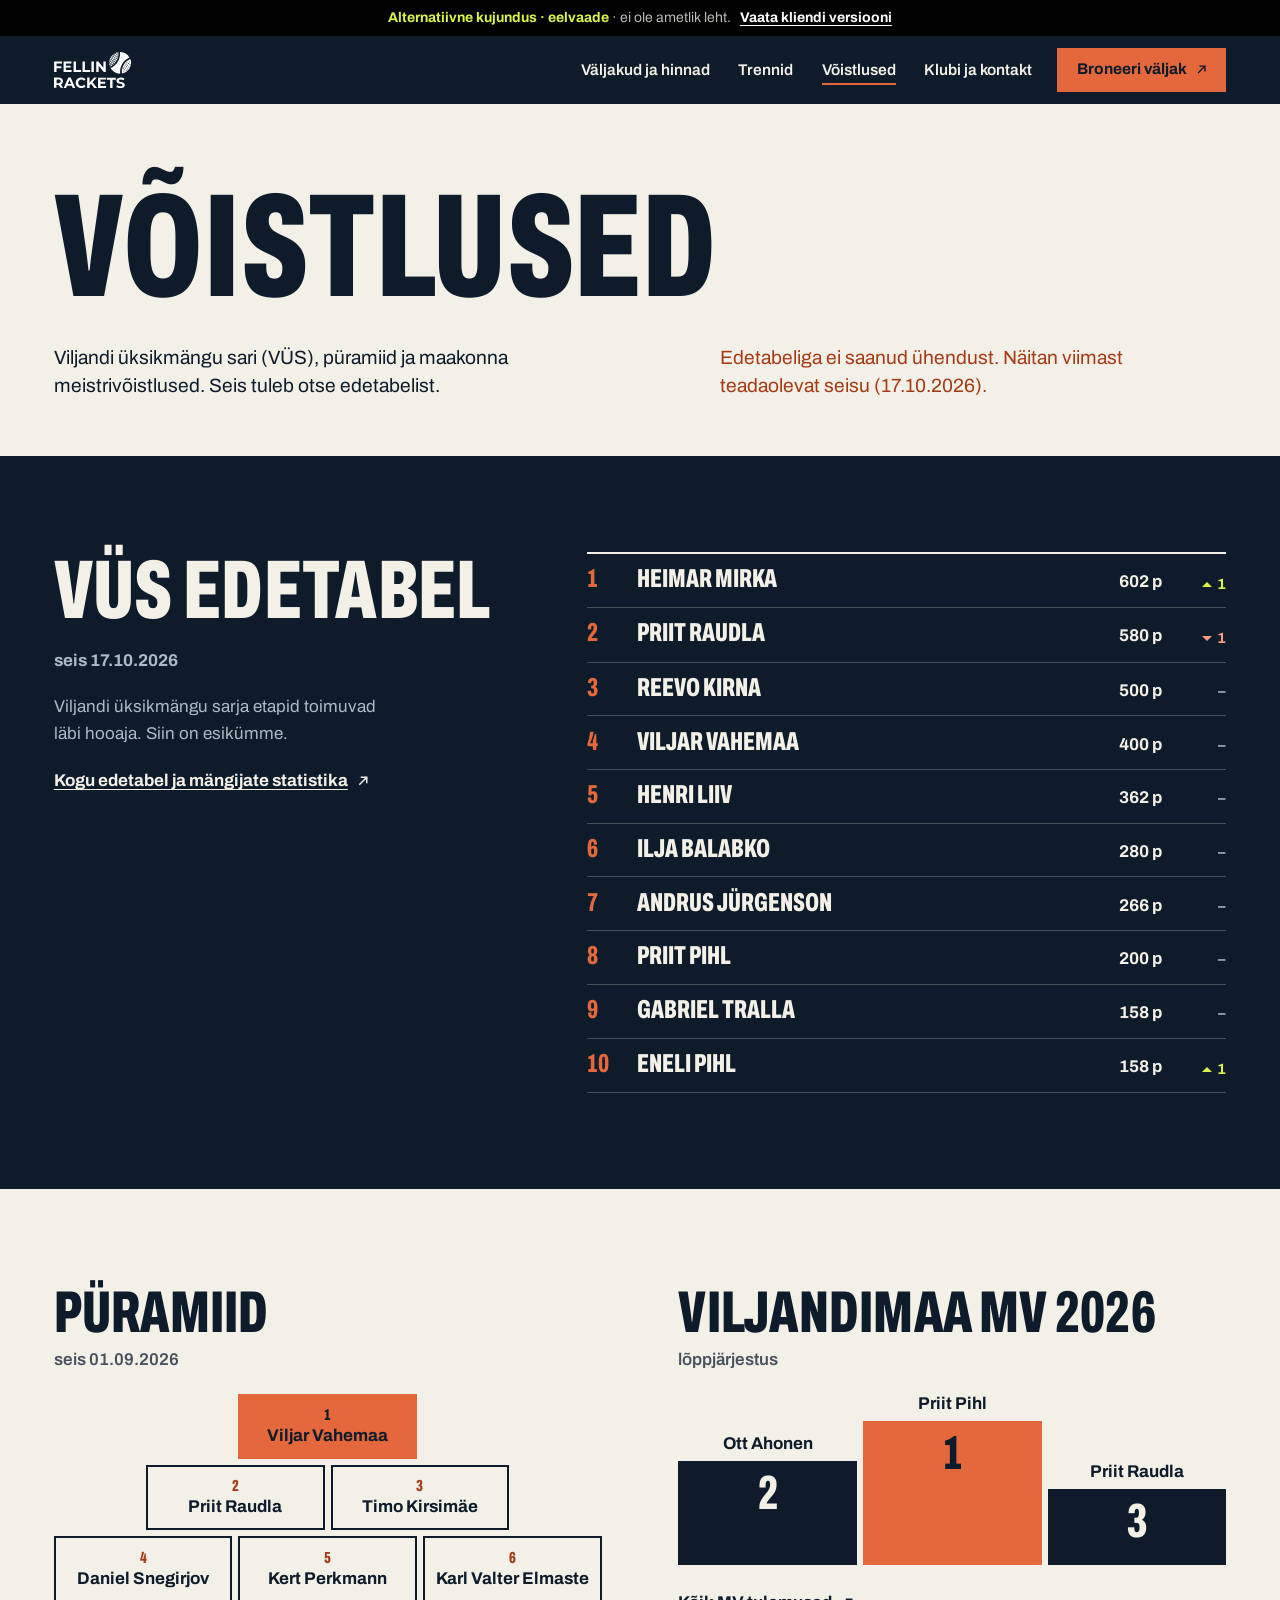
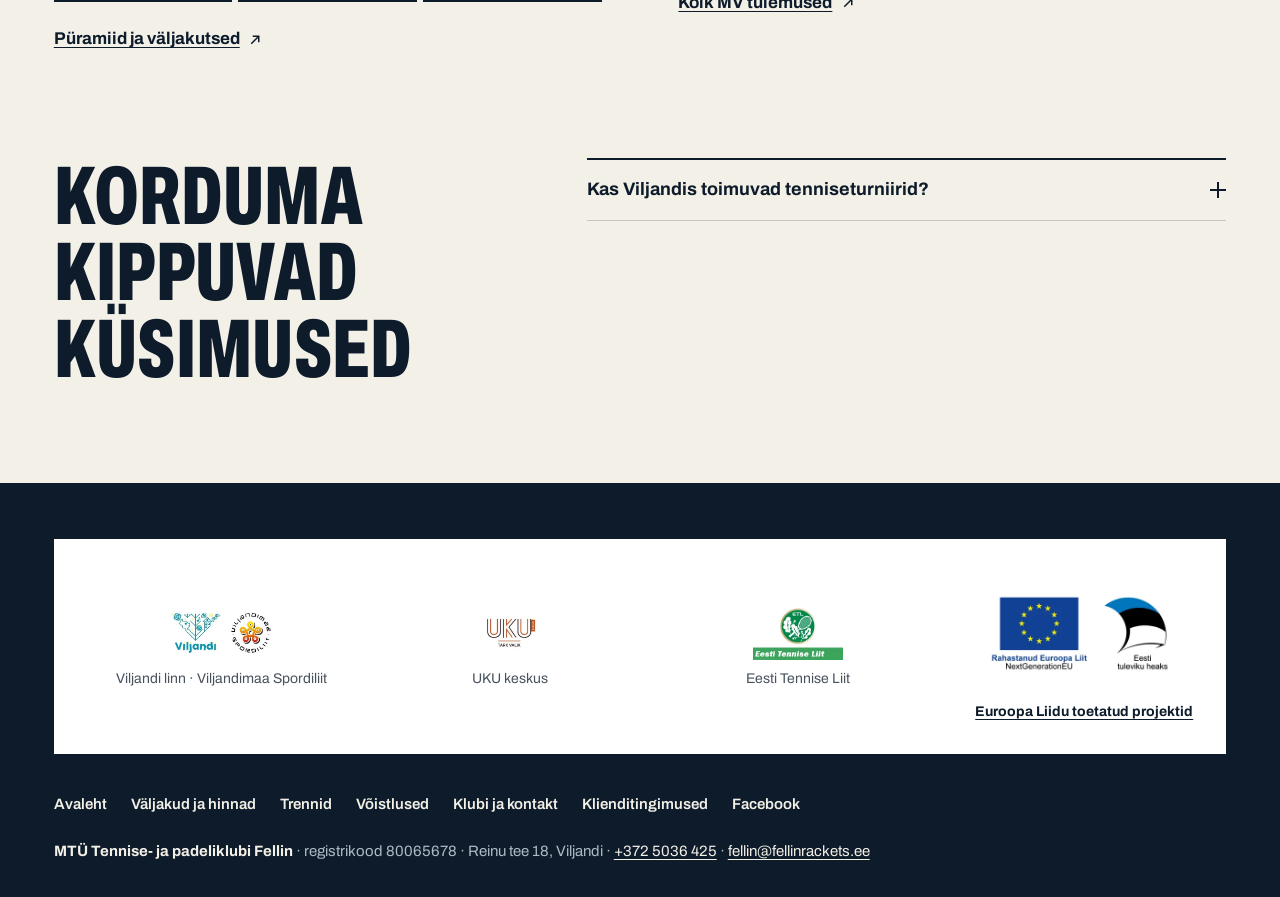
<file: fellin/v8/voistlused/index.html>
<!doctype html>
<html lang="et">
<head>
  <meta charset="utf-8" />
  <meta name="viewport" content="width=device-width, initial-scale=1, viewport-fit=cover" />
  <title>Tenniseturniirid Viljandis – VÜS edetabel ja püramiid | Fellin Rackets</title>
  <meta name="description" content="Viljandi üksikmängu sari (VÜS), püramiidimäng ja Viljandimaa meistrivõistlused. Edetabel ja tulemused uuenevad automaatselt." />
  <link rel="canonical" href="https://www.fellinrackets.ee/voistlused/" />
  <meta name="robots" content="index, follow, max-image-preview:large" />
  <meta name="theme-color" content="#0d1b2a" />
  <link rel="preload" href="../fonts/archivo-latin-wdth-normal.woff2" as="font" type="font/woff2" crossorigin />
  <link rel="stylesheet" href="../fellin.css" />
  <script type="application/ld+json">
{
  "@context": "https://schema.org",
  "@type": "FAQPage",
  "@id": "https://www.fellinrackets.ee/voistlused/#kkk",
  "mainEntity": [
    {
      "@type": "Question",
      "name": "Kas Viljandis toimuvad tenniseturniirid?",
      "acceptedAnswer": {
        "@type": "Answer",
        "text": "Jah. Viljandi üksikmängu sari (VÜS) peab etappe läbi hooaja, lisaks käib püramiidimäng ja toimuvad Viljandimaa meistrivõistlused. Edetabel ja tulemused uuenevad automaatselt."
      }
    }
  ]
}
  </script>
</head>
<body>
  <a class="skip" href="#sisu">Liigu sisu juurde</a>

  <!-- EELVAADE: eemalda see riba, kui kujundus läheb kliendi lingile -->
  <div class="proto"><b>Alternatiivne kujundus · eelvaade</b> · ei ole ametlik leht. <a href="../../">Vaata kliendi versiooni</a></div>

  <header class="top">
    <div class="top-row">
      <a class="brand" href="../" aria-label="Fellin Rackets, avaleht">
        <img src="../../img/fellin-rackets-logo.svg" alt="" width="77" height="36" />
      </a>
      <nav class="nav" id="nav" aria-label="Peamenüü">
        <ul>
          <li class="nav-home"><a href="../">Avaleht</a></li>
          <li><a href="../mangimine/">Väljakud ja hinnad</a></li>
          <li><a href="../treeningud/">Trennid</a></li>
          <li><a href="../voistlused/" aria-current="page">Võistlused</a></li>
          <li><a href="../klubi/">Klubi ja kontakt</a></li>
        </ul>
      </nav>
      <a class="btn btn-clay out" href="https://www.matchi.se/facilities/viljanditennis" rel="noopener">Broneeri<span class="book-extra">&nbsp;väljak</span><span class="vh"> (Matchi)</span></a>
      <button class="menu-btn" type="button" id="menu-btn" aria-expanded="false" aria-controls="nav"><span class="bars" aria-hidden="true"></span>Menüü</button>
    </div>
  </header>

  <main id="sisu" tabindex="-1">
    <div class="page-head">
      <div class="shell">
        <h1 id="h-leht">Võistlused</h1>
        <div class="page-head-row">
          <p>Viljandi üksikmängu sari (VÜS), püramiid ja maakonna meistrivõistlused. Seis tuleb otse edetabelist.</p>
          <p class="data-status" id="data-status" role="status" data-asof="17.10.2026">Viimane teadaolev seis 17.10.2026.</p>
        </div>
      </div>
    </div>

    <section class="sec night" data-osa="v-edetabel" data-osa-nimi="VÜS edetabel" aria-labelledby="h-vus">
      <div class="shell board">
        <div class="board-side">
          <h2 class="h2-m" id="h-vus">VÜS edetabel</h2>
          <p class="asof" id="vus-asof">seis 17.10.2026</p>
          <p>Viljandi üksikmängu sarja etapid toimuvad läbi hooaja. Siin on esikümme.</p>
          <a class="link out" href="https://viljandi-edetabel.pages.dev/" rel="noopener">Kogu edetabel ja mängijate statistika</a>
        </div>
        <!-- Varuandmed: näha ka ilma JavaScriptita; värske seis asendab need -->
        <ol class="rank-list" id="vus-list" data-n="10">
            <li><span class="rk num" aria-hidden="true">1</span><span>Heimar Mirka</span><span class="pts num">602 p</span><span class="dl up"><i aria-hidden="true"></i>1<span class="vh"> kohta üles</span></span></li>
            <li><span class="rk num" aria-hidden="true">2</span><span>Priit Raudla</span><span class="pts num">580 p</span><span class="dl down"><i aria-hidden="true"></i>1<span class="vh"> kohta alla</span></span></li>
            <li><span class="rk num" aria-hidden="true">3</span><span>Reevo Kirna</span><span class="pts num">500 p</span><span class="dl eq"><span aria-hidden="true">–</span><span class="vh">muutuseta</span></span></li>
            <li><span class="rk num" aria-hidden="true">4</span><span>Viljar Vahemaa</span><span class="pts num">400 p</span><span class="dl eq"><span aria-hidden="true">–</span><span class="vh">muutuseta</span></span></li>
            <li><span class="rk num" aria-hidden="true">5</span><span>Henri Liiv</span><span class="pts num">362 p</span><span class="dl eq"><span aria-hidden="true">–</span><span class="vh">muutuseta</span></span></li>
            <li><span class="rk num" aria-hidden="true">6</span><span>Ilja Balabko</span><span class="pts num">280 p</span><span class="dl eq"><span aria-hidden="true">–</span><span class="vh">muutuseta</span></span></li>
            <li><span class="rk num" aria-hidden="true">7</span><span>Andrus Jürgenson</span><span class="pts num">266 p</span><span class="dl eq"><span aria-hidden="true">–</span><span class="vh">muutuseta</span></span></li>
            <li><span class="rk num" aria-hidden="true">8</span><span>Priit Pihl</span><span class="pts num">200 p</span><span class="dl eq"><span aria-hidden="true">–</span><span class="vh">muutuseta</span></span></li>
            <li><span class="rk num" aria-hidden="true">9</span><span>Gabriel Tralla</span><span class="pts num">158 p</span><span class="dl eq"><span aria-hidden="true">–</span><span class="vh">muutuseta</span></span></li>
            <li><span class="rk num" aria-hidden="true">10</span><span>Eneli Pihl</span><span class="pts num">158 p</span><span class="dl up"><i aria-hidden="true"></i>1<span class="vh"> kohta üles</span></span></li>
        </ol>
      </div>
    </section>

    <section class="sec on-chalk" data-osa="v-muud" data-osa-nimi="Püramiid ja maakonna MV" aria-label="Püramiid ja maakonna meistrivõistlused">
      <div class="shell halves">
        <div>
          <h2 class="sub-h">Püramiid</h2>
          <p class="sub-asof" id="pyr-asof">seis 01.09.2026</p>
          <ol class="pyramid" id="pyr-list" data-n="6">
            <li><span class="rk num" aria-hidden="true">1</span><span>Viljar Vahemaa<span class="vh"> (püramiidi tipp)</span></span></li>
            <li><span class="rk num" aria-hidden="true">2</span><span>Priit Raudla</span></li>
            <li><span class="rk num" aria-hidden="true">3</span><span>Timo Kirsimäe</span></li>
            <li><span class="rk num" aria-hidden="true">4</span><span>Daniel Snegirjov</span></li>
            <li><span class="rk num" aria-hidden="true">5</span><span>Kert Perkmann</span></li>
            <li><span class="rk num" aria-hidden="true">6</span><span>Karl Valter Elmaste</span></li>
          </ol>
          <a class="link out" href="https://viljandi-edetabel.pages.dev/puramiid.html" rel="noopener">Püramiid ja väljakutsed</a>
        </div>
        <div>
          <h2 class="sub-h">Viljandimaa MV 2026</h2>
          <p class="sub-asof">lõppjärjestus</p>
          <ol class="podium">
            <li><span>Priit Pihl</span><b>1<span class="vh">. koht</span></b></li>
            <li><span>Ott Ahonen</span><b>2<span class="vh">. koht</span></b></li>
            <li><span>Priit Raudla</span><b>3<span class="vh">. koht</span></b></li>
          </ol>
          <a class="link out" href="https://viljandi-edetabel.pages.dev/#mv" rel="noopener">Kõik MV tulemused</a>
        </div>
      </div>
    </section>

    <section id="kkk" class="sec on-chalk faq" data-osa="v-kkk" data-osa-nimi="Korduma kippuvad küsimused" aria-labelledby="h-kkk">
      <div class="shell faq-wrap">
        <h2 class="h2-m" id="h-kkk">Korduma kippuvad küsimused</h2>
        <!-- Tekst on sõna-sõnalt sama mis päise FAQPage JSON-LD-s — muuda mõlemas -->
        <div class="faq-list">
          <details><summary>Kas Viljandis toimuvad tenniseturniirid?</summary>
            <p>Jah. Viljandi üksikmängu sari (VÜS) peab etappe läbi hooaja, lisaks käib püramiidimäng ja toimuvad Viljandimaa meistrivõistlused. Edetabel ja tulemused uuenevad automaatselt.</p></details>
        </div>
      </div>
    </section>
  </main>

  <footer class="site-foot" data-osa="jalus" data-osa-nimi="Jalus">
    <div class="shell">
      <div class="foot-band">
        <div class="partners">
          <div class="partner">
            <img src="../../img/viljandi-linn-spordiliit.webp" alt="Viljandi linn ja Viljandimaa Spordiliit" width="377" height="197" loading="lazy" />
            <span aria-hidden="true">Viljandi linn · Viljandimaa Spordiliit</span>
          </div>
          <div class="partner">
            <img src="../../img/uku.webp" alt="UKU keskus – Tark valik" width="300" height="212" loading="lazy" />
            <span aria-hidden="true">UKU keskus</span>
          </div>
          <a class="partner" href="https://www.tennis.ee/" rel="noopener">
            <img src="../../img/eesti-tennise-liit.webp" alt="Eesti Tennise Liit" width="253" height="158" loading="lazy" />
            <span aria-hidden="true">Eesti Tennise Liit</span>
          </a>
        </div>
        <a class="eu-mark" href="../klubi/#toetused">
          <img src="../../img/el-nextgen-1.webp" width="480" height="270" loading="lazy"
               alt="Rahastanud Euroopa Liit – NextGenerationEU. Eesti tuleviku heaks." />
          <span>Euroopa Liidu toetatud projektid</span>
        </a>
      </div>
      <nav aria-label="Jaluse lingid">
        <ul class="foot-links">
          <li><a href="../">Avaleht</a></li>
          <li><a href="../mangimine/">Väljakud ja hinnad</a></li>
          <li><a href="../treeningud/">Trennid</a></li>
          <li><a href="../voistlused/">Võistlused</a></li>
          <li><a href="../klubi/">Klubi ja kontakt</a></li>
          <li><a href="https://www.fellinrackets.ee/keskus/klienditingimused/">Klienditingimused</a></li>
          <li><a href="https://www.facebook.com/TenniseklubiFellin/" rel="noopener">Facebook</a></li>
        </ul>
      </nav>
      <p class="foot-line">
        <b>MTÜ Tennise- ja padeliklubi Fellin</b> · registrikood 80065678 · Reinu tee 18, Viljandi ·
        <a href="tel:+3725036425">+372 5036 425</a> · <a href="mailto:fellin@fellinrackets.ee">fellin@fellinrackets.ee</a>
      </p>
    </div>
  </footer>

  <script src="../fellin.js" defer></script>
</body>
</html>
</file>
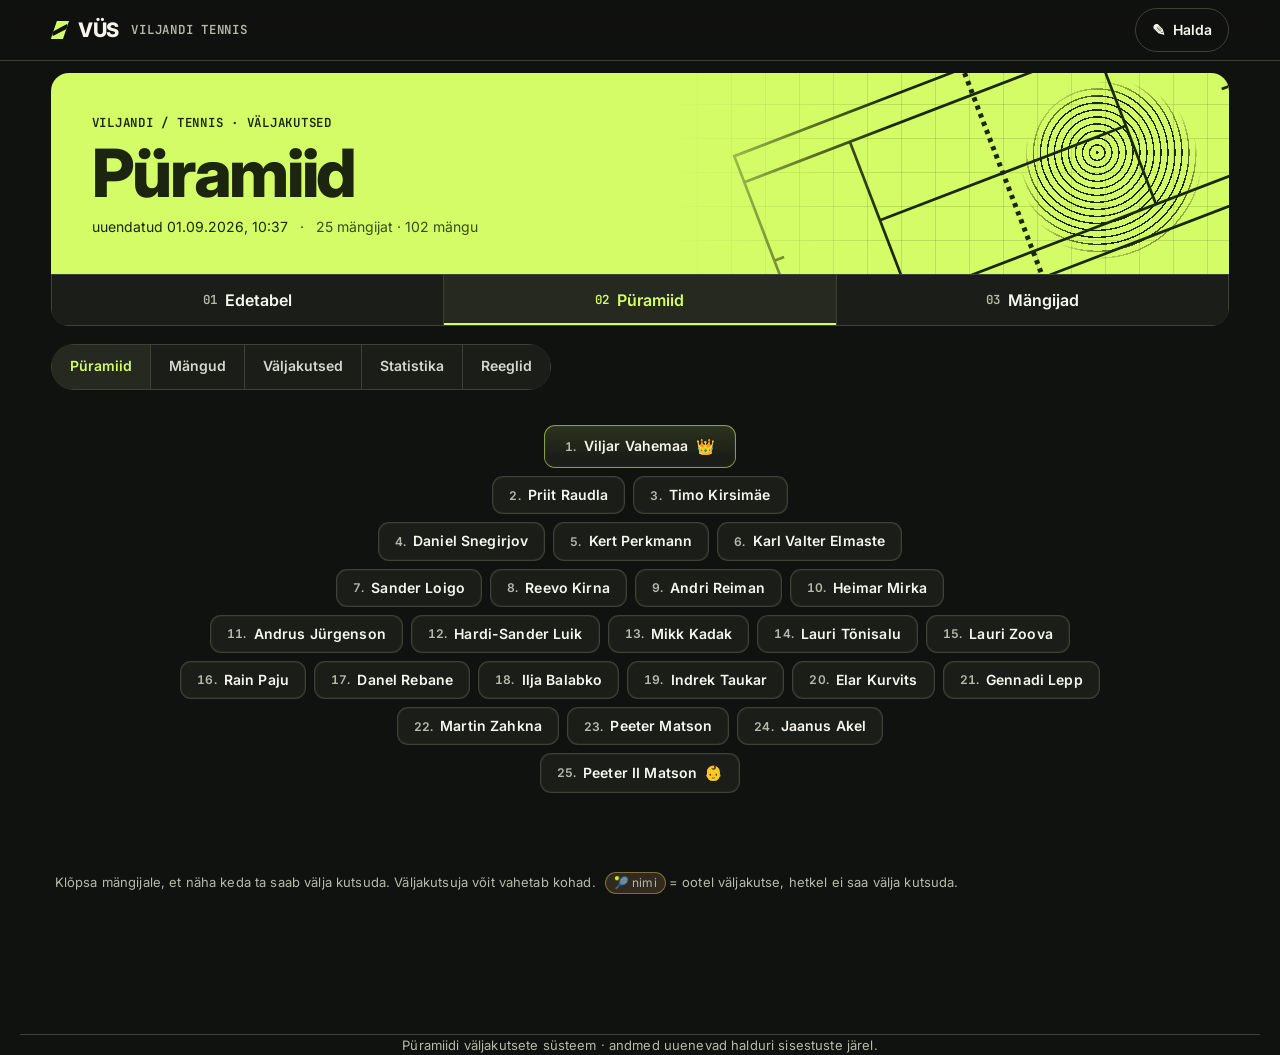
<file: puramiid.html>
<!doctype html>
<html lang="et">
<head>
  <meta charset="utf-8" />
  <meta name="viewport" content="width=device-width, initial-scale=1" />
  <title>Püramiid — Viljandi tennise väljakutsete süsteem</title>
  <meta name="description" content="Viljandi tennise püramiidimäng: väljakutsete süsteem, mängitud mängud, reeglid ja statistika. Kutsu välja endast kõrgemal olev mängija ja liigu püramiidi tipu poole." />
  <meta name="keywords" content="Viljandi, tennis, üksikmäng, püramiid, väljakutse, püramiidimäng" />
  <link rel="canonical" href="https://viljandi-edetabel.pages.dev/puramiid" />
  <meta property="og:type" content="website" />
  <meta property="og:title" content="Püramiid — Viljandi tennise väljakutsete süsteem" />
  <meta property="og:description" content="Viljandi tennise püramiidimängu seis, väljakutsed ja reeglid." />
  <meta property="og:url" content="https://viljandi-edetabel.pages.dev/puramiid" />
  <meta property="og:image" content="https://viljandi-edetabel.pages.dev/icons/icon-512.png" />
  <meta property="og:locale" content="et_EE" />
  <meta name="theme-color" content="#10120f" />
  <link rel="manifest" href="manifest.json" />
  <link rel="icon" type="image/png" href="icons/icon-192.png" />
  <link rel="apple-touch-icon" href="icons/apple-touch-icon.png" />
  <link rel="preload" href="fonts/inter-latin.woff2" as="font" type="font/woff2" crossorigin />
  <link rel="stylesheet" href="style.css" />
  <script src="puramiid.js" defer></script>
  <script src="install.js" defer></script>
</head>
<body>
  <a class="skip" href="#sisu">Liigu sisu juurde</a>

  <header class="topbar">
    <div class="container topbar-row">
      <a class="brand" href="index.html"><span class="brand-mark" aria-hidden="true"></span>VÜS<span class="brand-sub">Viljandi tennis</span></a>
      <button id="admin-btn" class="refresh-btn" type="button" aria-label="Halda">
        <span class="refresh-glyph" aria-hidden="true">✎</span>
        <span class="refresh-label">Halda</span>
      </button>
    </div>
  </header>

  <div class="container">
    <section class="intro" aria-labelledby="title">
      <div class="intro-copy">
        <span class="kicker">Viljandi / Tennis · Väljakutsed</span>
        <h1 id="title">Püramiid</h1>
        <p class="meta">
          <span id="meta-updated">—</span>
          <span class="dot">·</span>
          <span id="meta-counts" class="muted"></span>
        </p>
      </div>
      <div class="intro-art" aria-hidden="true"><svg viewBox="0 0 240 112" fill="none" stroke="#1b270b" stroke-width="1.3" vector-effect="non-scaling-stroke" focusable="false"><rect x="2" y="2" width="236" height="108" /><line x1="2" y1="15.5" x2="238" y2="15.5" /><line x1="2" y1="96.5" x2="238" y2="96.5" /><line x1="56.5" y1="15.5" x2="56.5" y2="96.5" /><line x1="183.5" y1="15.5" x2="183.5" y2="96.5" /><line x1="56.5" y1="56" x2="183.5" y2="56" /><line x1="2" y1="56" x2="7" y2="56" /><line x1="233" y1="56" x2="238" y2="56" /><line x1="120" y1="-4" x2="120" y2="116" stroke-width="2.4" stroke-dasharray="2 2.2" /></svg></div>
    </section>
    <nav class="site-nav" aria-label="Lehed">
      <a href="index.html" class="site-nav-link"><span class="site-nav-num" aria-hidden="true">01</span>Edetabel</a>
      <a href="puramiid.html" class="site-nav-link is-active" aria-current="page"><span class="site-nav-num" aria-hidden="true">02</span>Püramiid</a>
      <a href="mangijad.html" class="site-nav-link"><span class="site-nav-num" aria-hidden="true">03</span>Mängijad</a>
    </nav>
  </div>

  <div class="container tabs-wrap">
    <div class="tabs" role="group" aria-label="Vaade">
      <button type="button" class="tab active" aria-pressed="true" data-tab="pyramid">Püramiid</button>
      <button type="button" class="tab" aria-pressed="false" data-tab="games">Mängud</button>
      <button type="button" class="tab" aria-pressed="false" data-tab="challenges">Väljakutsed</button>
      <button type="button" class="tab" aria-pressed="false" data-tab="stats">Statistika</button>
      <button type="button" class="tab" aria-pressed="false" data-tab="rules">Reeglid</button>
    </div>
  </div>

  <main class="container" id="sisu" tabindex="-1">

    <section id="tab-pyramid" class="tab-panel active">
      <div id="pyramid-wrap" class="pyramid-wrap">
        <div id="pyramid" class="pyramid" aria-label="Püramiid"></div>
      </div>
      <p id="pyramid-info" class="footnote pyramid-info" hidden></p>
      <p class="footnote">
        Klõpsa mängijale, et näha keda ta saab välja kutsuda. Väljakutsuja võit vahetab kohad.
        <span class="busy-legend"><span class="busy-legend-chip">🎾 nimi</span> = ootel väljakutse, hetkel ei saa välja kutsuda.</span>
        <span class="mobile-hint">Telefonis keri püramiidi külgsuunas.</span>
      </p>
    </section>

    <section id="tab-games" class="tab-panel">
      <div class="toolbar">
        <input id="games-search" type="search" placeholder="Otsi mängijat…" autocomplete="off" />
        <label>
          Tüüp:
          <select id="games-type">
            <option value="">Kõik mängud</option>
            <option value="tavaline">Tavalised</option>
            <option value="mv">Maakonna MV</option>
            <option value="arvestusevaline">Arvestusevälised</option>
          </select>
        </label>
      </div>
      <div class="table-wrap">
        <table id="games-table">
          <thead>
            <tr>
              <th class="num">#</th>
              <th>Kuupäev</th>
              <th>Väljakutsuja</th>
              <th class="num">Skoor</th>
              <th>Väljakutsutav</th>
              <th>Võitja</th>
            </tr>
          </thead>
          <tbody></tbody>
        </table>
      </div>
      <p class="footnote">
        <span class="type-badge type-mv">MV</span> = Viljandi maakonna meistrivõistlused ·
        hall rida = arvestuseväline mäng
      </p>
    </section>

    <section id="tab-challenges" class="tab-panel">
      <div id="challenges-list" class="challenges-list"></div>
      <p id="challenges-empty" class="footnote" hidden>
        Ootel väljakutseid pole. Halda-nupu kaudu saab uusi lisada.
      </p>
    </section>

    <section id="tab-stats" class="tab-panel">
      <div id="stats-grid" class="stats-grid"></div>
      <p class="footnote">Statistika arvutatakse mängudest automaatselt (arvestusevälised mängud välja jäetud).</p>
    </section>

    <section id="tab-rules" class="tab-panel">
      <div class="rules">
        <div class="rules-card">
          <h3>Keda saab välja kutsuda?</h3>
          <p>Mängija saab välja kutsuda püramiidis <b>temast vasakul samas reas</b>
          või <b>rida ülevalpool</b> olevaid mängijaid. Klõpsa Püramiidi vahekaardil
          oma nimele — lubatud vastased värvitakse roheliseks.</p>
        </div>
        <div class="rules-card">
          <h3>Mis võidust ja kaotusest saab?</h3>
          <p><b>Väljakutsuja võit</b> — võitja liigub võidetud mängija kohale
          (kohad vahetuvad). <b>Väljakutsuja kaotus</b> — positsioonid jäävad samaks.</p>
        </div>
        <div class="rules-card">
          <h3>Tähtaeg</h3>
          <p>Mäng tuleb pidada <b>2 nädala jooksul</b> väljakutse esitamisest.
          Väljakutsete vahekaardil on iga mängu juures tähtaeg ja järelejäänud päevad.
          Kui mäng jääb pooleli, leppige kokku, millal see lõpuni mängitakse.</p>
        </div>
        <div class="rules-card">
          <h3>Mängu formaat</h3>
          <p>Klassikaline <b>2 setti</b> (eduga) võiduni. Seisul 1:1 mängitakse
          otsustavaks <b>10-punktine kiirelõppmäng</b> (2-punktise vahega).</p>
        </div>
        <div class="rules-card">
          <h3>Sama vastane uuesti</h3>
          <p>Uue väljakutse <b>samale mängijale</b> saab esitada alles
          <b>2 nädala pärast</b> eelmisest mängust.</p>
        </div>
        <div class="rules-card">
          <h3>Erand: väljakutse allapoole</h3>
          <p>Iga mängija võib hooaja jooksul <b>2 korda</b> kutsuda mängima endast
          madalamal positsioonil olevat mängijat (kuni <b>2 kohta allpool</b>).
          <b>Võit</b> — 2 boonuspunkti, kohad ei muutu.
          <b>Kaotus</b> — kohavahetus nõrgemal positsioonil mängijaga.</p>
        </div>
        <div class="rules-card">
          <h3>Korraldus</h3>
          <p>Mängijad broneerivad ja maksavad väljaku ise. Tulemus tuleb kohe
          pärast mängu kirja panna (Halda-nupp või teade korraldajale).</p>
        </div>
      </div>
    </section>

  </main>

  <!-- ===== Admin panel (hidden until opened) ===== -->
  <div id="admin-overlay" class="admin-overlay" hidden>
    <div class="admin-panel">
      <div class="admin-head">
        <h2>Halda püramiidi</h2>
        <button id="admin-close" class="admin-close" type="button" aria-label="Sulge">×</button>
      </div>

      <label class="admin-field">
        Parool
        <input id="admin-password" type="password" autocomplete="current-password" placeholder="Sisesta haldusparool" />
      </label>

      <div class="admin-tabs">
        <button class="admin-tab active" data-admin-tab="challenge">Uus väljakutse</button>
        <button class="admin-tab" data-admin-tab="result">Sisesta tulemus</button>
        <button class="admin-tab" data-admin-tab="time">Mänguaeg</button>
      </div>

      <!-- New challenge form -->
      <form id="form-challenge" class="admin-form">
        <label class="admin-field">
          Väljakutsuja
          <select id="ch-challenger" required></select>
        </label>
        <label class="check admin-check">
          <input id="ch-erand" type="checkbox" />
          <span>Erand: väljakutse allapoole (max 2 kohta, 2× hooajal)</span>
        </label>
        <p id="ch-erand-info" class="admin-hint" hidden></p>
        <label class="admin-field">
          Väljakutsutav
          <select id="ch-challenged" required></select>
        </label>
        <p id="ch-allowed-info" class="admin-hint"></p>
        <label class="admin-field">
          Väljakutse kuupäev
          <input id="ch-date" type="date" required />
        </label>
        <label class="admin-field">
          Mängimise tähtaeg (automaatselt +14 päeva, saab muuta)
          <input id="ch-deadline" type="date" />
        </label>
        <label class="admin-field">
          Kokkulepitud mänguaeg (valikuline — saab hiljem lisada)
          <input id="ch-agreed" type="datetime-local" />
        </label>
        <label class="admin-field">
          Mängukoht (valikuline)
          <input id="ch-venue" type="text" list="venue-list"
                 placeholder="nt Viljandi järveäärne tenniseplats nr 3" />
        </label>
        <button type="submit" class="admin-submit">Lisa väljakutse</button>
      </form>

      <!-- Agreed time form -->
      <form id="form-time" class="admin-form" hidden>
        <label class="admin-field">
          Ootel väljakutse
          <select id="time-challenge" required></select>
        </label>
        <label class="admin-field">
          Kokkulepitud mänguaeg
          <input id="time-agreed" type="datetime-local" required />
        </label>
        <label class="admin-field">
          Mängukoht (valikuline — hakka kirjutama, varem kasutatud kohad tulevad soovitustena)
          <input id="time-venue" type="text" list="venue-list"
                 placeholder="nt Viljandi järveäärne tenniseplats nr 3" />
        </label>
        <p class="admin-hint">Aeg ja koht kuvatakse väljakutse kaardil Väljakutsete
        vahekaardil ja mängijate profiilides.</p>
        <button type="submit" class="admin-submit">Salvesta mänguaeg ja koht</button>
      </form>

      <datalist id="venue-list"></datalist>

      <!-- Result form -->
      <form id="form-result" class="admin-form" hidden>
        <label class="admin-field">
          Ootel väljakutse (valikuline — täidab väljad)
          <select id="res-challenge">
            <option value="">— vali või sisesta käsitsi —</option>
          </select>
        </label>
        <label class="admin-field">
          Väljakutsuja
          <select id="res-challenger" required></select>
        </label>
        <label class="admin-field">
          Väljakutsutav
          <select id="res-challenged" required></select>
        </label>
        <label class="admin-field">
          Skoor (nt 6/4 3/6 10/8)
          <input id="res-score" type="text" required placeholder="6/4 6/2" />
        </label>
        <label class="admin-field">
          Võitja
          <select id="res-winner" required>
            <option value="">— vali —</option>
          </select>
        </label>
        <label class="admin-field">
          Mängu kuupäev
          <input id="res-date" type="date" />
        </label>
        <label class="admin-field">
          Tüüp
          <select id="res-type">
            <option value="tavaline">Tavaline</option>
            <option value="mv">Maakonna MV</option>
            <option value="arvestusevaline">Arvestuseväline</option>
          </select>
        </label>
        <label class="check admin-check">
          <input id="res-erand" type="checkbox" />
          <span>Erand-mäng (väljakutse oli allapoole)</span>
        </label>
        <label class="check admin-check" id="res-swap-label">
          <input id="res-swap" type="checkbox" checked />
          <span>Väljakutsuja võidu korral vaheta kohad</span>
        </label>
        <p class="admin-hint">Formaat: 2 setti (eduga), otsustav = 10-punktine kiirelõppmäng.</p>
        <button type="submit" class="admin-submit">Salvesta tulemus</button>
      </form>

      <p id="admin-status" class="admin-status" hidden></p>
    </div>
  </div>

  <footer class="container muted small">
    Püramiidi väljakutsete süsteem · andmed uuenevad halduri sisestuste järel.
  </footer>
  <!-- Cloudflare Web Analytics --><script type='module' src='https://static.cloudflareinsights.com/beacon.min.js' data-cf-beacon='{"token": "bd9c063713e54bf5a953f1c7615dc9f0"}'></script><!-- End Cloudflare Web Analytics -->
</body>
</html>
</file>
<file: fellin/v8/fellin.css>
/* Fellin Rackets — ühine stiil kõigile lehtedele (versioon 8).
   Värvid tulevad klubi enda fotolt ja väljakutelt: ööjärv, savi, kriidijoon, pallikollane.
   Pealkirjad: Archivo kitsas rasvane (plakatikiri); põhitekst: Archivo tavaline.
   Ligipääsetavus: WCAG 2.2 AA siht. */
@font-face { font-family: "Archivo"; font-style: normal; font-weight: 100 900; font-stretch: 62% 125%; font-display: swap; src: url("fonts/archivo-latin-ext-wdth-normal.woff2") format("woff2"); unicode-range: U+0100-02BA, U+02BD-02C5, U+02C7-02CC, U+02CE-02D7, U+02DD-02FF, U+0304, U+0308, U+0329, U+1D00-1DBF, U+1E00-1E9F, U+1EF2-1EFF, U+2020, U+20A0-20AB, U+20AD-20C0, U+2113, U+2C60-2C7F, U+A720-A7FF; }
@font-face { font-family: "Archivo"; font-style: normal; font-weight: 100 900; font-stretch: 62% 125%; font-display: swap; src: url("fonts/archivo-latin-wdth-normal.woff2") format("woff2"); unicode-range: U+0000-00FF, U+0131, U+0152-0153, U+02BB-02BC, U+02C6, U+02DA, U+02DC, U+0304, U+0308, U+0329, U+2000-206F, U+20AC, U+2122, U+2191, U+2193, U+2212, U+2215, U+FEFF, U+FFFD; }

:root {
  color-scheme: light;
  --chalk: #f3f0e8;
  --paper: #ffffff;
  --ink: #0d1b2a;
  --ink-2: #47525e;
  --rule: rgba(13, 27, 42, .2);
  --night: #0d1b2a;
  --on-night: #f3f0e8;
  --on-night-2: #aebac5;
  --rule-night: rgba(243, 240, 232, .24);
  --clay: #e4683b;
  --clay-deep: #a53a15;
  --ball: #dcf24b;
  --font: "Archivo", "Helvetica Neue", Arial, system-ui, sans-serif;
  --gut: clamp(1.25rem, 4.2vw, 4rem);
  --max: 84rem;
  --head-h: 68px;
  --sec: clamp(3.25rem, 7.5vw, 7rem);
  --ct-line: var(--chalk);
  --i-go: url("data:image/svg+xml,%3Csvg xmlns='http://www.w3.org/2000/svg' viewBox='0 0 16 16'%3E%3Cpath d='M1 8h13M9 3l5 5-5 5' fill='none' stroke='%23000' stroke-width='2'/%3E%3C/svg%3E");
  --i-out: url("data:image/svg+xml,%3Csvg xmlns='http://www.w3.org/2000/svg' viewBox='0 0 16 16'%3E%3Cpath d='M3 13 13 3M5 3h8v8' fill='none' stroke='%23000' stroke-width='2'/%3E%3C/svg%3E");
}
* { box-sizing: border-box; }
html { scroll-padding-top: calc(var(--head-h) + 1.25rem); -webkit-text-size-adjust: 100%; }
body { margin: 0; background: var(--chalk); color: var(--ink); font: 400 1.0625rem/1.55 var(--font); font-stretch: 100%;
  -webkit-font-smoothing: antialiased; }
img, svg { max-width: 100%; display: block; }
img { height: auto; }
a { color: inherit; text-underline-offset: .18em; text-decoration-thickness: 1px; }
p { margin: 0 0 1rem; max-width: 62ch; }
h1, h2, h3, h4, p, li, dd, dt, td, th { overflow-wrap: break-word; }
.num { font-variant-numeric: tabular-nums; }
.shell { max-width: var(--max); margin: 0 auto;
  padding-left: max(var(--gut), env(safe-area-inset-left, 0px)); padding-right: max(var(--gut), env(safe-area-inset-right, 0px)); }
.vh { position: absolute !important; width: 1px; height: 1px; padding: 0; margin: -1px; overflow: hidden; clip: rect(0 0 0 0); white-space: nowrap; border: 0; }
.muted { color: var(--ink-2); }
.small { font-size: .9375rem; }

:focus-visible { outline: 3px solid var(--ink); outline-offset: 3px; }
.top :focus-visible, .hero :focus-visible, .night :focus-visible, .site-foot :focus-visible { outline-color: var(--ball); }
.foot-band :focus-visible { outline-color: var(--ink); }
main:focus { outline: none; }
.skip { position: absolute; left: 16px; top: -120px; z-index: 200; background: var(--ball); color: var(--ink);
  padding: 12px 18px; font-weight: 700; text-decoration: none; }
.skip:focus { top: 12px; }

@media (prefers-reduced-motion: no-preference) {
  html { scroll-behavior: smooth; }
  .btn, .big-link, .nav a::after, .top, .faq summary::after, .more > summary::after { transition: background-color .18s, color .18s, border-color .18s, transform .22s; }
}

/* Plakatikiri: kitsas, rasvane, suurtähtedes. Täpitähtede jaoks on rea kõrgus .92. */
.d, h1, h2 { font-family: var(--font); font-stretch: 62%; font-weight: 800; text-transform: uppercase; line-height: .92;
  letter-spacing: .004em; margin: 0; text-wrap: balance; }
.kicker { margin: 0 0 .6rem; font-size: .8125rem; font-weight: 700; letter-spacing: .09em; text-transform: uppercase; font-stretch: 92%; }

/* Eelvaate riba */
.proto { background: #000; color: #b9bdb4; font-size: .875rem; text-align: center; padding: 7px 16px; }
.proto b { color: var(--ball); font-weight: 700; }
.proto a { color: #fff; font-weight: 700; margin-left: .35rem; }

/* --- päis --- */
.top { position: sticky; top: 0; z-index: 20; background: var(--night); color: var(--on-night); }
.top.is-clear { background: transparent; }
.top-row { max-width: var(--max); margin: 0 auto; height: var(--head-h); display: flex; align-items: center; gap: clamp(.75rem, 2vw, 2rem);
  padding-left: max(var(--gut), env(safe-area-inset-left, 0px)); padding-right: max(var(--gut), env(safe-area-inset-right, 0px)); }
.brand { display: flex; align-items: center; min-height: 44px; margin-right: auto; }
.brand img { height: 36px; width: auto; filter: brightness(0) invert(1); }
.nav ul { display: flex; gap: clamp(1rem, 2.2vw, 2.25rem); list-style: none; margin: 0; padding: 0; }
.nav a { position: relative; display: inline-flex; align-items: center; min-height: 44px; text-decoration: none; font-weight: 600; font-size: .9688rem; white-space: nowrap; }
.nav a::after { content: ""; position: absolute; left: 0; right: 0; bottom: 7px; height: 2px; background: var(--clay); transform: scaleX(0); transform-origin: left; }
.nav a:hover::after, .nav a[aria-current="page"]::after { transform: scaleX(1); }
.menu-btn { display: none; align-items: center; gap: 9px; min-height: 44px; padding: 0 2px 0 8px; border: 0; background: transparent;
  color: inherit; font: 700 1rem/1 var(--font); cursor: pointer; }
.menu-btn .bars { width: 22px; height: 2px; background: currentColor; position: relative; }
.menu-btn .bars::before, .menu-btn .bars::after { content: ""; position: absolute; left: 0; width: 22px; height: 2px; background: currentColor; }
.menu-btn .bars::before { top: -7px; } .menu-btn .bars::after { top: 7px; }
.menu-btn[aria-expanded="true"] .bars { background: transparent; }
.menu-btn[aria-expanded="true"] .bars::before { top: 0; transform: rotate(45deg); }
.menu-btn[aria-expanded="true"] .bars::after { top: 0; transform: rotate(-45deg); }

/* --- nupud ja lingid --- */
.btn { display: inline-flex; align-items: center; justify-content: center; min-height: 52px; padding: 0 1.5rem; border: 2px solid transparent;
  font: 700 1.0625rem/1.2 var(--font); text-decoration: none; cursor: pointer; text-align: center; }
.btn-clay { background: var(--clay); color: var(--ink); border-color: var(--clay); }
.btn-clay:hover { background: var(--chalk); border-color: var(--chalk); }
.btn-ink { background: var(--ink); color: var(--chalk); border-color: var(--ink); }
.btn-ink:hover { background: transparent; color: var(--ink); }
.btn-line { border-color: currentColor; background: transparent; color: inherit; }
.btn-line:hover { background: var(--chalk); color: var(--ink); border-color: var(--chalk); }
.on-chalk .btn-clay:hover, .page-head .btn-clay:hover { background: var(--ink); color: var(--chalk); border-color: var(--ink); }
.on-chalk .btn-line:hover { background: var(--ink); color: var(--chalk); border-color: var(--ink); }
.top .btn { min-height: 44px; padding: 0 1.1rem; font-size: .9688rem; white-space: nowrap; }
.go::after, .out::after { content: ""; flex: none; display: inline-block; width: .72em; height: .72em; margin-left: .55em; background: currentColor;
  -webkit-mask: var(--i-go) center / contain no-repeat; mask: var(--i-go) center / contain no-repeat; }
.out::after { -webkit-mask-image: var(--i-out); mask-image: var(--i-out); }
.link { display: inline-flex; align-items: center; min-height: 44px; font-weight: 700; text-decoration: underline; }
.link:hover { color: var(--clay-deep); }
.night .link:hover, .site-foot .link:hover { color: var(--clay); }

/* Suur lingirida osa lõpus: üks selge järgmine samm */
.big-link { display: flex; align-items: center; justify-content: space-between; gap: 1rem; margin-top: clamp(1.75rem, 4vw, 3rem);
  padding: 1.1rem 0; border-top: 2px solid currentColor; text-decoration: none; font-stretch: 62%; font-weight: 800; text-transform: uppercase;
  font-size: clamp(1.5rem, 3.2vw, 2.5rem); line-height: 1; }
.big-link::after { width: .62em; height: .62em; }
.big-link:hover { background: var(--ink); color: var(--chalk); padding-left: 1rem; padding-right: 1rem; }
.night .big-link:hover { background: var(--chalk); color: var(--ink); }
.clay .big-link:hover { background: var(--ink); color: var(--chalk); }

/* --- avaleht: foto --- */
.hero { position: relative; isolation: isolate; margin-top: calc(-1 * var(--head-h)); min-height: clamp(35rem, 90svh, 60rem);
  display: flex; align-items: flex-end; color: var(--on-night); background: var(--night); overflow: hidden; }
.hero-img { position: absolute; inset: 0; width: 100%; height: 100%; object-fit: cover; object-position: 58% 45%; z-index: -2; }
.hero::after { content: ""; position: absolute; inset: 0; z-index: -1;
  background: linear-gradient(180deg, rgba(13,27,42,.62) 0, rgba(13,27,42,0) 22%, rgba(13,27,42,0) 40%, rgba(13,27,42,.86) 100%); }
.hero-in { width: 100%; padding-top: calc(var(--head-h) + 3rem); padding-bottom: clamp(1.25rem, 3vw, 2.25rem); }
.hero h1 { font-size: clamp(4rem, 11.6vw, 11.5rem); margin: 0 0 clamp(1rem, 2.4vw, 2rem); }
.hero h1 span { display: block; }
.hero-row { display: flex; flex-wrap: wrap; align-items: flex-end; justify-content: space-between; gap: 1.25rem 3rem; }
.hero-lead { margin: 0; max-width: 34ch; font-size: clamp(1.125rem, 1.7vw, 1.375rem); line-height: 1.4; font-weight: 500; }
.hero-cta { display: flex; flex-wrap: wrap; gap: 10px; }
.hero-foot { display: flex; flex-wrap: wrap; justify-content: space-between; gap: .25rem 2rem; margin-top: clamp(1.25rem, 3vw, 2.25rem);
  padding-top: .9rem; border-top: 1px solid var(--rule-night); font-size: .9375rem; font-weight: 600; }
.hero-foot p { margin: 0; max-width: none; }
.status { display: flex; align-items: center; gap: 10px; }
/* Olekutäpp on tennisepall */
.status i { width: 12px; height: 12px; border-radius: 50%; background: var(--ball); flex: none; }
.status i.off { background: transparent; box-shadow: inset 0 0 0 2px var(--on-night-2); }
@media (prefers-reduced-motion: no-preference) {
  .status i:not(.off) { animation: pall 2.4s ease-in-out infinite; }
  @keyframes pall { 50% { box-shadow: 0 0 0 6px rgba(220, 242, 75, .22); } }
}

/* Avamisel tõusevad pealkirja read kohale; foto tõmbub rahulikult paika */
@media (prefers-reduced-motion: no-preference) {
  .hero h1 span { animation: rida .7s cubic-bezier(.2, .7, .2, 1) both; }
  .hero h1 span:nth-child(2) { animation-delay: .08s; }
  .hero h1 span:nth-child(3) { animation-delay: .16s; }
  .hero-img { animation: foto 1.8s ease-out both; }
  @keyframes rida { from { opacity: 0; transform: translateY(.3em); } }
  @keyframes foto { from { transform: scale(1.05); } }
  .big-link::after { transition: transform .2s; }
  .big-link:hover::after { transform: translateX(4px); }
}

/* --- osad --- */
.sec { position: relative; padding: var(--sec) 0; }
.sec + .sec.on-chalk { padding-top: 0; }
.night { background: var(--night); color: var(--on-night); --ct-line: var(--night); }
.clay { background: var(--clay); color: var(--ink); }
.night + .on-chalk, .clay + .on-chalk, .photo-strip + .on-chalk { padding-top: var(--sec) !important; }
.sec-head { display: flex; flex-wrap: wrap; align-items: flex-end; justify-content: space-between; gap: 1rem 3rem; margin-bottom: clamp(1.75rem, 4vw, 3.25rem); }
.sec-head h2 { font-size: clamp(4rem, 9.5vw, 8.75rem); }
.sec-head p { margin: 0 0 .5rem; max-width: 38ch; font-size: clamp(1.0625rem, 1.5vw, 1.25rem); line-height: 1.45; }
.h2-m { font-size: clamp(2.5rem, 6vw, 5rem); }
h3 { margin: 0 0 .5rem; font-size: 1.25rem; font-weight: 700; line-height: 1.25; }
/* Kommenteerimisnupp (arvustus.js) ei lükka sisu: istub osa paremas ülanurgas */
.rv-bar { position: absolute !important; top: 10px; right: max(var(--gut), env(safe-area-inset-right, 0px)); margin: 0 !important; z-index: 5; }
.hero .rv-bar { top: calc(var(--head-h) + 10px); }
.on-chalk + .sec.on-chalk .rv-bar { top: -52px; }
.site-foot { position: relative; }

/* Mängukohad: nimi, lahtiolek, väljakute piktogramm (iga kujund = üks väljak, õiges mõõtkavas) */
.venues { display: grid; grid-template-columns: repeat(2, minmax(0, 1fr)); }
.venue { padding: 0 clamp(1.25rem, 3.5vw, 3.5rem) 0 0; }
.venue + .venue { padding: 0 0 0 clamp(1.25rem, 3.5vw, 3.5rem); border-left: 2px solid var(--ink); }
.venue-name { font-size: clamp(2.75rem, 5.6vw, 5rem); margin: 0 0 .5rem; font-stretch: 62%; font-weight: 800; text-transform: uppercase; line-height: .92; }
.venue-meta { margin: 0 0 1.5rem; font-weight: 600; }
.venue-meta .off { color: var(--clay-deep); }
.courts { --ch: clamp(54px, 6vw, 92px); display: flex; align-items: flex-end; gap: clamp(4px, .7vw, 9px); margin: 0 0 .75rem; }
.courts svg { flex: none; width: auto; }
.courts .t { height: var(--ch); color: var(--clay); }
.courts .p { height: calc(var(--ch) * .731); color: var(--ink); }
.courts-key { display: flex; flex-wrap: wrap; gap: .25rem 1.5rem; margin: 0 0 1.5rem; font-size: .9375rem; font-weight: 600; }
.courts-key span { display: inline-flex; align-items: center; gap: .5rem; }
.courts-key i { width: 12px; height: 12px; flex: none; background: var(--clay); }
.courts-key .kp i { background: var(--ink); }
.from { display: flex; flex-wrap: wrap; gap: .5rem 2.5rem; margin: 0; padding-top: 1rem; border-top: 1px solid var(--rule); }
.from div { display: flex; flex-direction: column; }
.from dt { order: 2; font-size: .9375rem; color: var(--ink-2); }
.from dd { order: 1; margin: 0; font-stretch: 62%; font-weight: 800; font-size: clamp(2.25rem, 4vw, 3.25rem); line-height: 1; }
.after-note { margin: 1.5rem 0 0; color: var(--ink-2); }

/* Avaleht: Õpi (savi) */
.split { display: grid; grid-template-columns: minmax(0, 5fr) minmax(0, 7fr); gap: 1.5rem clamp(2rem, 6vw, 6rem); align-items: end; }
.split h2 { font-size: clamp(4rem, 9.5vw, 8.75rem); white-space: nowrap; }
.say { margin: 0 0 1rem; max-width: 24ch; font-size: clamp(1.5rem, 3.1vw, 2.5rem); line-height: 1.15; font-weight: 600; font-stretch: 88%; letter-spacing: -.01em; }
.say-sub { margin: 0; font-weight: 500; }

/* Edetabel: tabloo */
.rank-list { list-style: none; padding: 0; margin: 0; border-top: 2px solid currentColor; }
.rank-list li { display: grid; grid-template-columns: 2.4rem minmax(0, 1fr) auto 3.25rem; gap: .75rem; align-items: baseline; padding: .7rem 0; border-bottom: 1px solid var(--rule-night); }
.on-chalk .rank-list li { border-bottom-color: var(--rule); }
.rank-list li > span:nth-child(2) { font-stretch: 62%; font-weight: 800; text-transform: uppercase; font-size: 1.625rem; line-height: 1.05; }
.rank-list .empty { grid-column: 1 / -1; font: inherit; text-transform: none; color: var(--on-night-2); }
.rk { font-stretch: 62%; font-weight: 800; font-size: 1.625rem; line-height: 1.05; color: var(--clay); }
.pts { font-weight: 700; white-space: nowrap; }
.dl { display: inline-flex; align-items: center; justify-content: flex-end; gap: 5px; font-weight: 700; font-size: .9375rem; }
.dl i { width: 0; height: 0; border: 5px solid transparent; }
.dl.up { color: var(--ball); } .dl.up i { border-bottom-color: currentColor; border-top-width: 0; }
.dl.down { color: #ff9b85; } .dl.down i { border-top-color: currentColor; border-bottom-width: 0; }
.dl.eq { color: var(--on-night-2); }
.rank-list.top3 li { grid-template-columns: clamp(3rem, 6vw, 5rem) minmax(0, 1fr) auto 3.25rem; padding: .85rem 0; }
.rank-list.top3 .rk, .rank-list.top3 li > span:nth-child(2) { font-size: clamp(2rem, 4.4vw, 3.75rem); line-height: .95; }
.rank-list.top3 .pts { font-size: 1.125rem; }
#vus-list.top3 { min-height: 11rem; }
#vus-list[data-n="10"] { min-height: 33rem; }
.board { display: grid; grid-template-columns: minmax(0, 5fr) minmax(0, 7fr); gap: 2rem clamp(2rem, 6vw, 6rem); align-items: start; }
.board h2 { font-size: clamp(4rem, 9.5vw, 8.75rem); }
.board h2:not(.h2-m) { white-space: nowrap; }
.board-side p { color: var(--on-night-2); margin: 1.25rem 0 0; max-width: 34ch; }
.asof { margin: .75rem 0 0; font-weight: 700; }
.data-status { display: flex; align-items: center; gap: 10px; margin: 1rem 0 0; font-size: .9375rem; color: var(--on-night-2); max-width: 46ch; }
.on-chalk .data-status, .page-head .data-status { color: var(--ink-2); }
.data-status i { width: 10px; height: 10px; border-radius: 50%; flex: none; background: var(--ball); }
.page-head .data-status i { background: var(--clay); }
.data-status.error { color: #ffc9a8; }
.page-head .data-status.error { color: var(--clay-deep); }

/* Avaleht: kontakt */
.tel-big { display: inline-block; font-stretch: 62%; font-weight: 800; font-size: clamp(3.25rem, 10vw, 9rem); line-height: .92; text-decoration: none; white-space: nowrap; }
.tel-big:hover { color: var(--clay-deep); }
.contact-line { display: flex; flex-wrap: wrap; gap: .25rem 2.5rem; margin: 1.25rem 0 0; font-size: 1.125rem; }
.contact-line p { margin: 0; }
.contact-line a { font-weight: 700; display: inline-flex; align-items: center; min-height: 44px; }

/* --- alamlehe pealkiri: joone keskel on otsajoone keskmärk --- */
.page-head { position: relative; padding: clamp(2.25rem, 6vw, 5rem) 0 0; }
.page-head h1 { font-size: clamp(3.5rem, 11.5vw, 10.5rem); }
.page-head-row { display: flex; flex-wrap: wrap; align-items: flex-end; justify-content: space-between; gap: 1.25rem 3rem; margin-top: clamp(1rem, 2.4vw, 1.75rem); }
.page-head-row p { margin: 0; max-width: 46ch; font-size: clamp(1.0625rem, 1.5vw, 1.25rem); line-height: 1.45; }
.baseline { position: relative; height: 2px; background: var(--ink); margin-top: clamp(1.5rem, 3.5vw, 2.75rem); }
.baseline::after { content: ""; position: absolute; left: 50%; top: 0; width: 2px; height: 16px; background: var(--ink); }
.page-head + .sec { padding-top: clamp(2.25rem, 5vw, 4rem); }

/* Mängukoht alamlehel: vasakul koht, paremal hinnad */
.place { display: grid; grid-template-columns: minmax(0, 5fr) minmax(0, 7fr); gap: 1.5rem clamp(2rem, 6vw, 6rem); align-items: start; }
.place + .place { margin-top: clamp(2.5rem, 6vw, 5rem); padding-top: clamp(2.5rem, 6vw, 5rem); border-top: 2px solid var(--ink); }
.place .venue-name { font-size: clamp(2.75rem, 6.5vw, 5.75rem); }
.note { margin: 1.25rem 0 0; padding: .9rem 1.1rem; border-left: 4px solid var(--clay); background: rgba(13, 27, 42, .06); font-size: .9688rem; max-width: none; }
.photo-strip { margin: clamp(2.5rem, 6vw, 5rem) 0 clamp(2rem, 4.5vw, 3.5rem); }
.photo-strip img { width: 100%; height: clamp(13rem, 34vw, 30rem); object-fit: cover; object-position: 60% 62%; }
.photo-strip figcaption { padding-top: .6rem; padding-bottom: 0; font-size: .9375rem; color: var(--ink-2); }

table { width: 100%; border-collapse: collapse; }
th, td { text-align: left; padding: .8rem .25rem; border-bottom: 1px solid var(--rule); vertical-align: top; }
thead th { font-size: .8125rem; font-weight: 700; letter-spacing: .09em; text-transform: uppercase; font-stretch: 92%; vertical-align: bottom; border-bottom: 2px solid var(--ink); padding-top: 0; }
tbody th { font-weight: 500; }
.pr { text-align: right; }
td.pr b, td.p { font-stretch: 62%; font-weight: 800; font-size: 2rem; line-height: 1; white-space: nowrap; }
td.pr b { display: block; }
td.pr .mem { display: block; margin-top: .25rem; font-size: .9375rem; color: var(--ink-2); white-space: nowrap; }
td.p { text-align: right; }
.tier { display: block; font-weight: 700; }
.tier.peak { color: var(--clay-deep); }

.book { display: flex; flex-wrap: wrap; align-items: center; gap: 1rem 2rem; }
.book p { margin: 0; font-weight: 500; }
.book h2 { font-size: clamp(2.5rem, 6vw, 5rem); flex: 1 1 18rem; }

.member { display: grid; grid-template-columns: minmax(0, 5fr) minmax(0, 7fr); gap: 1.5rem clamp(2rem, 6vw, 6rem); align-items: center; }
.member .big { font-stretch: 62%; font-weight: 800; font-size: clamp(6rem, 17vw, 15rem); line-height: .85; color: var(--clay); white-space: nowrap; }
.member .per { margin: .75rem 0 0; color: var(--on-night-2); }
.member .payback { margin: 0 0 1.25rem; max-width: 30ch; font-size: clamp(1.375rem, 2.4vw, 2rem); line-height: 1.2; font-weight: 600; font-stretch: 88%; }
.member ul { margin: 0 0 1.75rem; padding: 0; list-style: none; border-top: 1px solid var(--rule-night); }
.member li { padding: .65rem 0; border-bottom: 1px solid var(--rule-night); }
.member-cta { display: flex; flex-wrap: wrap; align-items: center; gap: .75rem 1.5rem; }
.member-cta span { color: var(--on-night-2); font-size: .9375rem; }

/* lahtiklõpsatavad plokid */
.faq-wrap { display: grid; grid-template-columns: minmax(0, 5fr) minmax(0, 7fr); gap: 1.5rem clamp(2rem, 6vw, 6rem); align-items: start; }
.faq-list { border-top: 2px solid var(--ink); }
.faq details, .more { border-bottom: 1px solid var(--rule); }
.more { margin-top: 1.5rem; border-top: 1px solid var(--rule); }
.faq summary, .more > summary { cursor: pointer; list-style: none; min-height: 60px; padding: 1rem 0; font-weight: 700; font-size: 1.125rem; line-height: 1.3;
  display: flex; justify-content: space-between; align-items: center; gap: 1rem; }
.faq summary::-webkit-details-marker, .more > summary::-webkit-details-marker { display: none; }
.faq summary::after, .more > summary::after { content: ""; flex: none; width: 16px; height: 16px;
  background: linear-gradient(currentColor, currentColor) center / 100% 2px no-repeat, linear-gradient(currentColor, currentColor) center / 2px 100% no-repeat; }
.faq details[open] summary::after, .more[open] > summary::after { transform: rotate(45deg); }
.faq summary:hover, .more > summary:hover { color: var(--clay-deep); }
.faq details p { margin: 0; padding: 0 0 1.25rem; color: var(--ink-2); }
.faq details p a { color: var(--ink); font-weight: 700; }
.more-body { padding: .25rem 0 1.5rem; }
.steps { counter-reset: s; display: grid; grid-template-columns: repeat(3, minmax(0, 1fr)); gap: 1.25rem 2.5rem; margin: 0; padding: 0; list-style: none; }
.step::before { counter-increment: s; content: counter(s); display: block; font-stretch: 62%; font-weight: 800; font-size: 3rem; line-height: 1; color: var(--clay-deep); margin-bottom: .5rem; }
.step h4 { margin: 0 0 .35rem; font-size: 1.125rem; font-weight: 700; }
.step p { margin: 0; color: var(--ink-2); }
.facts-list { margin: 1.75rem 0 0; border-top: 1px solid var(--rule); }
.facts-list div { display: grid; grid-template-columns: 9rem minmax(0, 1fr); gap: 1rem; padding: .7rem 0; border-bottom: 1px solid var(--rule); }
.facts-list dt { font-weight: 700; }
.facts-list dd { margin: 0; color: var(--ink-2); }
.row-links { margin-top: 1rem; display: flex; flex-wrap: wrap; gap: 0 1.75rem; }
.plain { margin: 0; padding-left: 1.1rem; color: var(--ink-2); }
.plain li { margin-bottom: .5rem; }

/* treeningud */
.two { display: grid; grid-template-columns: minmax(0, 5fr) minmax(0, 7fr); gap: 2rem clamp(2rem, 6vw, 6rem); align-items: start; }
.aud { display: grid; gap: 1.75rem; }
.aud h3 { font-stretch: 62%; font-weight: 800; text-transform: uppercase; font-size: clamp(2.25rem, 4.6vw, 4rem); line-height: .92; margin: 0 0 .5rem; }
.aud p { margin: 0; max-width: 30ch; font-size: 1.125rem; }
.tbl-h { margin: 0 0 .9rem; padding-bottom: .7rem; border-bottom: 2px solid var(--ink); font-size: .8125rem; font-weight: 700; letter-spacing: .09em; text-transform: uppercase; font-stretch: 92%; }
.ask { display: grid; grid-template-columns: minmax(0, 5fr) minmax(0, 7fr); gap: 1.5rem clamp(2rem, 6vw, 6rem); align-items: start; }
.ask h2 { font-size: clamp(2.75rem, 6.5vw, 5.5rem); }
.ask p { margin: 0 0 .75rem; font-weight: 500; }
.ask .btn { margin-bottom: 1rem; }
.ask .addr-line { display: flex; flex-wrap: wrap; align-items: center; gap: 0 12px; }
.ask a:not(.btn) { font-weight: 700; display: inline-flex; align-items: center; min-height: 44px; }
.copy-btn { min-height: 40px; padding: 0 14px; border: 2px solid var(--ink); background: transparent; color: var(--ink); font: 700 .9375rem/1 var(--font); cursor: pointer; }
.copy-btn:hover { background: var(--ink); color: var(--chalk); }
.copy-ok { font-size: .9375rem; font-weight: 700; }
.coaches { margin: 0; padding: 0; list-style: none; border-top: 2px solid var(--ink); }
.coach { display: grid; grid-template-columns: minmax(0, 5fr) minmax(0, 3fr) minmax(0, 4fr); gap: .25rem clamp(1rem, 3vw, 3rem); align-items: baseline; padding: 1rem 0; border-bottom: 1px solid var(--rule); }
.coach b { font-stretch: 62%; font-weight: 800; text-transform: uppercase; font-size: clamp(1.75rem, 3.4vw, 2.75rem); line-height: 1; }
.coach .role { font-weight: 600; }
.kutse { font-size: .9688rem; }
.kutse .kuni { display: block; color: var(--ink-2); }
.kutse a { display: inline-flex; align-items: center; min-height: 32px; font-weight: 700; }

/* võistlused: püramiid on päriselt püramiid, MV lõppjärjestus on pjedestaal */
.pyramid { list-style: none; margin: 0; padding: 0; display: grid; grid-template-columns: repeat(6, minmax(0, 1fr)); gap: 6px; min-height: 13rem; }
.pyramid li { grid-column: span 2; display: flex; flex-direction: column; align-items: center; justify-content: center; gap: .15rem; min-height: 4rem;
  padding: .6rem .4rem; border: 2px solid var(--ink); text-align: center; font-weight: 700; line-height: 1.15; }
.pyramid li:nth-child(1) { grid-column: 3 / span 2; background: var(--clay); border-color: var(--clay); }
.pyramid li:nth-child(2) { grid-column: 2 / span 2; }
.pyramid li:nth-child(4) { grid-column: 1 / span 2; }
.pyramid .rk { font-size: 1rem; color: var(--clay-deep); }
.pyramid li:nth-child(1) .rk { color: var(--ink); }
.pyramid .empty { grid-column: 1 / -1; border: 0; font-weight: 400; color: var(--ink-2); }
.podium { display: grid; grid-template-columns: repeat(3, minmax(0, 1fr)); align-items: end; gap: 6px; margin: 0; padding: 0; list-style: none; text-align: center; }
.podium li { display: flex; flex-direction: column; gap: .5rem; font-weight: 700; line-height: 1.15; }
.podium b { display: flex; align-items: flex-start; justify-content: center; padding-top: .5rem; background: var(--ink); color: var(--chalk);
  font-stretch: 62%; font-weight: 800; font-size: 3rem; line-height: 1; }
.podium li:nth-child(1) { order: 2; } .podium li:nth-child(1) b { height: 9rem; background: var(--clay); color: var(--ink); }
.podium li:nth-child(2) { order: 1; } .podium li:nth-child(2) b { height: 6.5rem; }
.podium li:nth-child(3) { order: 3; } .podium li:nth-child(3) b { height: 4.75rem; }
.sub-h { margin: 0 0 1.25rem; font-size: clamp(2.25rem, 4.6vw, 4rem); }
.sub-asof { margin: -.75rem 0 1.25rem; color: var(--ink-2); font-weight: 600; }

/* klubi */
.brands { display: grid; grid-template-columns: repeat(3, minmax(0, 1fr)); margin: 0; padding: 0; list-style: none; border-top: 2px solid var(--ink); border-bottom: 2px solid var(--ink); }
.brands li { display: flex; flex-direction: column; justify-content: space-between; gap: 1rem; padding: clamp(1rem, 2.5vw, 1.75rem) clamp(.75rem, 2.5vw, 2rem); min-width: 0; }
.brands li + li { border-left: 1px solid var(--rule); }
.brands img { height: clamp(34px, 5vw, 60px); width: auto; max-width: 100%; object-fit: contain; object-position: left center; mix-blend-mode: multiply; }
.brands span { font-size: .8125rem; font-weight: 700; letter-spacing: .09em; text-transform: uppercase; }
.timeline { list-style: none; padding: 0; margin: 0; display: grid; grid-template-columns: repeat(5, minmax(0, 1fr)); gap: 0 clamp(1rem, 2.5vw, 2.25rem); }
.timeline li { position: relative; padding-top: 1.5rem; border-top: 2px solid var(--ink); }
.timeline li::before { content: ""; position: absolute; left: 0; top: 0; width: 2px; height: 14px; background: var(--ink); }
.timeline b { display: block; font-stretch: 62%; font-weight: 800; font-size: clamp(2.75rem, 5.6vw, 5rem); line-height: .92; color: var(--clay-deep); margin-bottom: .5rem; }
.timeline span { display: block; font-size: .9688rem; }
.alumni { margin: 0 0 .75rem; max-width: 44ch; font-size: clamp(1.375rem, 2.6vw, 2.125rem); line-height: 1.2; font-weight: 600; font-stretch: 88%; }
.alumni-sub { color: var(--on-night-2); margin: 0 0 1rem; }
.eu-list { display: grid; gap: 1.5rem; background: var(--paper); padding: clamp(1.25rem, 3vw, 2.25rem); }
.eu-item { display: grid; grid-template-columns: 260px minmax(0, 1fr); gap: 1.5rem; align-items: center; }
.eu-item img { width: 260px; }
.eu-item p { margin: 0; max-width: none; font-size: .9375rem; line-height: 1.5; }
.contact-grid { display: grid; grid-template-columns: minmax(0, 5fr) minmax(0, 7fr); gap: 2rem clamp(2rem, 6vw, 6rem); align-items: start; }
.contact-item { border-top: 2px solid var(--ink); padding: 1rem 0 1.5rem; }
.contact-item h3 { font-size: .8125rem; letter-spacing: .09em; text-transform: uppercase; font-stretch: 92%; margin: 0 0 .5rem; }
.contact-item p { margin: 0 0 .25rem; }
.k-big { display: inline-flex; align-items: center; min-height: 48px; font-stretch: 62%; font-weight: 800; font-size: clamp(2.25rem, 4.4vw, 3.5rem); line-height: 1; text-decoration: none; white-space: nowrap; }
.k-big:hover { color: var(--clay-deep); }
.mail { display: inline-flex; align-items: center; min-height: 44px; font-weight: 700; }
.map-wrap { min-width: 0; }
.map { min-height: 24rem; border: 2px solid var(--ink); display: flex; flex-direction: column; align-items: center; justify-content: center; text-align: center; gap: .75rem; padding: 1.5rem; }
.map h3 { margin: 0; }
.map p { color: var(--ink-2); font-size: .9375rem; margin: 0 auto; max-width: 36ch; }
.map.on { padding: 0; display: block; }
.map iframe { width: 100%; height: 24rem; border: 0; display: block; }
.map-note { color: var(--ink-2); font-size: .9375rem; margin: .75rem 0 0; }

/* --- jalus: partnerid ja EL-i embleem heledal taustal; EL-i embleem jääb partnerilogodest suuremaks --- */
.site-foot { background: var(--night); color: var(--on-night-2); font-size: .9375rem; padding: clamp(2rem, 5vw, 3.5rem) 0 2rem; }
.foot-band { background: var(--paper); color: var(--ink); padding: clamp(1.1rem, 3vw, 2rem); display: grid; grid-template-columns: minmax(0, 1fr) auto; gap: 1.25rem 2.5rem; align-items: center; margin-bottom: 1.75rem; }
.foot-band a { color: var(--ink); }
.partners { display: grid; grid-template-columns: repeat(3, minmax(0, 1fr)); gap: 1rem; }
.partner { display: flex; flex-direction: column; align-items: center; justify-content: flex-end; gap: .5rem; text-decoration: none; min-height: 44px; }
.partner img { height: 56px; width: auto; max-width: 100%; object-fit: contain; }
.partner span { font-size: .875rem; color: var(--ink-2); text-align: center; }
.eu-mark { display: flex; flex-direction: column; align-items: center; gap: .35rem; text-decoration: none; }
.eu-mark img { width: 220px; }
.eu-mark span { font-size: .875rem; font-weight: 700; text-decoration: underline; }
.foot-links { display: flex; flex-wrap: wrap; gap: 0 1.5rem; margin: 0 0 .75rem; padding: 0; list-style: none; }
.foot-links a { display: inline-flex; align-items: center; min-height: 44px; color: var(--on-night); text-decoration: none; font-weight: 600; }
.foot-links a:hover { color: var(--clay); text-decoration: underline; }
.foot-line { line-height: 1.8; margin: 0; max-width: none; }
.foot-line b { color: var(--on-night); font-weight: 700; }
.foot-line a { color: var(--on-night); }

/* --- täiendused --- */
.nav-home { display: none; }
.clay { --ink-2: var(--ink); --rule: rgba(13, 27, 42, .4); --clay-deep: var(--ink); }
.night { --ink-2: var(--on-night-2); --rule: var(--rule-night); --clay-deep: var(--clay); }
.h2-m, .sec-head h2.h2-m, .board h2.h2-m { font-size: clamp(2.75rem, 6.5vw, 5.5rem); }
.label-h, h2.kicker { font-size: .8125rem; font-weight: 700; letter-spacing: .09em; text-transform: uppercase; font-stretch: 92%; line-height: 1.3; }
h2.kicker { margin: 0 0 .6rem; }
.halves { display: grid; grid-template-columns: repeat(2, minmax(0, 1fr)); gap: 3rem clamp(2rem, 6vw, 6rem); align-items: start; }
.halves .link { margin-top: 1rem; }
.page-head + .night { margin-top: clamp(2rem, 4.5vw, 3.5rem); padding-top: var(--sec); }
.page-head .kicker { color: var(--clay-deep); margin-bottom: .75rem; }
.hist-h { margin: clamp(2.5rem, 6vw, 4.5rem) 0 clamp(1.25rem, 3vw, 2rem); }
.contact-item p b { font-weight: 700; }
.board-side .link { margin-top: .75rem; }
.night .kicker { color: var(--on-night-2); }
.member .kicker { margin-bottom: 1rem; }

/* --- tahvel ja telefon --- */
@media (max-width: 1100px) {
  .coach { grid-template-columns: minmax(0, 1fr) minmax(0, 1fr); }
  .coach b { grid-column: 1 / -1; }
}
@media (max-width: 900px) {
  .menu-btn { display: inline-flex; }
  .nav { display: none; position: absolute; top: 100%; left: 0; right: 0; background: var(--night); border-top: 1px solid var(--rule-night);
    padding: .5rem max(var(--gut), env(safe-area-inset-left, 0px)) 1.25rem; box-shadow: 0 24px 40px rgba(0, 0, 0, .35); }
  .nav.open { display: block; }
  .nav ul { flex-direction: column; gap: 0; }
  .nav a { display: flex; min-height: 60px; font-stretch: 62%; font-weight: 800; text-transform: uppercase; font-size: 2rem; line-height: 1; border-bottom: 1px solid var(--rule-night); }
  .nav a::after { display: none; }
  .nav a[aria-current="page"] { color: var(--clay); }
  .nav-home { display: list-item; }
  .halves { grid-template-columns: minmax(0, 1fr); }
  .top.is-clear:has(.nav.open) { background: var(--night); }
  .venues, .split, .board, .place, .member, .faq-wrap, .two, .ask, .contact-grid { grid-template-columns: minmax(0, 1fr); }
  .venue, .venue + .venue { padding: 0; border-left: 0; }
  .venue + .venue { margin-top: 2.25rem; padding-top: 2.25rem; border-top: 2px solid var(--ink); }
  .steps { grid-template-columns: minmax(0, 1fr); }
  .timeline { grid-template-columns: minmax(0, 1fr); }
  .timeline li { display: grid; grid-template-columns: 6.5rem minmax(0, 1fr); gap: 1rem; align-items: baseline; padding: .9rem 0 .7rem; border-top-width: 1px; border-top-color: var(--rule); }
  .timeline li:first-child { border-top: 2px solid var(--ink); }
  .timeline li::before { display: none; }
  .timeline b { margin: 0; }
  .foot-band { grid-template-columns: minmax(0, 1fr); justify-items: center; }
  .foot-band .partners { width: 100%; }
}
@media (max-width: 640px) {
  :root { --head-h: 60px; --sec: 2.75rem; }
  .brand img { height: 30px; }
  .book-extra { display: none; }
  .top .btn { padding: 0 .85rem; }
  .hero { min-height: clamp(31rem, 80svh, 44rem); }
  .big-link { margin-top: 1.5rem; padding: .9rem 0; }
  .sec-head { margin-bottom: 1.25rem; }
  .venue-meta, .courts-key { margin-bottom: 1rem; }
  .hero h1 { font-size: clamp(4.25rem, 22.5vw, 7rem); }
  .hero-img { object-position: 66% 50%; }
  .hero::after { background: linear-gradient(180deg, rgba(13,27,42,.6) 0, rgba(13,27,42,.08) 18%, rgba(13,27,42,.4) 46%, rgba(13,27,42,.9) 80%); }
  .hero-foot p + p { display: none; }
  .hero-cta { width: 100%; }
  .hero-cta .btn { flex: 1 1 auto; }
  .sec-head h2, .split h2, .board h2 { font-size: clamp(4.5rem, 24vw, 7rem); }
  .page-head h1 { font-size: clamp(3.25rem, 15.5vw, 5.5rem); }
  .rank-list li { grid-template-columns: 1.9rem minmax(0, 1fr) auto 2.75rem; gap: .6rem; }
  .rank-list li > span:nth-child(2), .rk { font-size: 1.375rem; }
  .rank-list.top3 li { grid-template-columns: 2.25rem minmax(0, 1fr) auto 2.75rem; }
  .rank-list.top3 .rk, .rank-list.top3 li > span:nth-child(2) { font-size: 1.875rem; }
  .rank-list.top3 .pts { font-size: 1rem; }
  td.pr b, td.p { font-size: 1.75rem; }
  .coach { grid-template-columns: minmax(0, 1fr); padding: .9rem 0; }
  .facts-list div { grid-template-columns: minmax(0, 1fr); gap: 0; }
  .brands li { padding: .9rem .6rem; gap: .6rem; }
  .brands span { font-size: .75rem; letter-spacing: .06em; }
  .pyramid li { font-size: .9375rem; padding: .5rem .25rem; }
  .partners { gap: .5rem; }
  .partner img { height: 44px; }
  .partner span { display: none; }
  .eu-mark img { width: 200px; }
  .eu-item { grid-template-columns: minmax(0, 1fr); gap: .75rem; }
  .eu-item img { width: min(260px, 100%); }
  .map { min-height: 0; padding: 1.25rem; }
  .contact-line { font-size: 1.0625rem; }
}
@media print {
  .top, .proto, .hero-img, .site-foot .foot-links { display: none; }
  .hero { color: var(--ink); background: none; min-height: 0; margin: 0; }
  .hero::after { display: none; }
}
</file>
<file: style.css>
/* Disainikeel: lihasatlas.raudla.com (sama mis Fellin Racketsi ettepanekul).
 * Tume "stuudio" alus, üks laimirohe rõhuvärv, Inter 400/600/800,
 * JetBrains Mono sildid, nummerdatud lehemenüü, peened ääred varjude asemel.
 * Ligipääsetavus: noolprojekt.ee baas + WCAG 2.2 AA (nähtav fookus 3 px,
 * „Liigu sisu juurde“, vajutusalad ≥ 44 px, liikumise vähendamine).
 */

/* Fondid oma serverist: latin + latin-ext, font-display: swap */
@font-face { font-family: "Inter"; font-style: normal; font-weight: 400 800; font-display: swap; src: url("fonts/inter-latin-ext.woff2") format("woff2"); unicode-range: U+0100-02BA, U+02BD-02C5, U+02C7-02CC, U+02CE-02D7, U+02DD-02FF, U+0304, U+0308, U+0329, U+1D00-1DBF, U+1E00-1E9F, U+1EF2-1EFF, U+2020, U+20A0-20AB, U+20AD-20C4, U+2113, U+2C60-2C7F, U+A720-A7FF; }
@font-face { font-family: "Inter"; font-style: normal; font-weight: 400 800; font-display: swap; src: url("fonts/inter-latin.woff2") format("woff2"); unicode-range: U+0000-00FF, U+0131, U+0152-0153, U+02BB-02BC, U+02C6, U+02DA, U+02DC, U+0304, U+0308, U+0329, U+2000-206F, U+20AC, U+2122, U+2191, U+2193, U+2212, U+2215, U+FEFF, U+FFFD; }
@font-face { font-family: "JetBrains Mono"; font-style: normal; font-weight: 600; font-display: swap; src: url("fonts/jbmono-latin-ext.woff2") format("woff2"); unicode-range: U+0100-02BA, U+02BD-02C5, U+02C7-02CC, U+02CE-02D7, U+02DD-02FF, U+0304, U+0308, U+0329, U+1D00-1DBF, U+1E00-1E9F, U+1EF2-1EFF, U+2020, U+20A0-20AB, U+20AD-20C4, U+2113, U+2C60-2C7F, U+A720-A7FF; }
@font-face { font-family: "JetBrains Mono"; font-style: normal; font-weight: 600; font-display: swap; src: url("fonts/jbmono-latin.woff2") format("woff2"); unicode-range: U+0000-00FF, U+0131, U+0152-0153, U+02BB-02BC, U+02C6, U+02DA, U+02DC, U+0304, U+0308, U+0329, U+2000-206F, U+20AC, U+2122, U+2191, U+2193, U+2212, U+2215, U+FEFF, U+FFFD; }

:root {
  color-scheme: dark;

  /* Pinnad */
  --bg: #10120f;
  --surface: #1b1e18;
  --surface-warm: #25291f;        /* paneel, hõljumine, aktiivne */
  --surface-warm-solid: #25291f;
  --surface-hover: #20241c;

  /* Tekst (kontrast kaardil: 17 : 1 / 12 : 1 / 8,5 : 1) */
  --text: #f6f5ee;
  --text-2: #d5d7cc;
  --text-3: #b6b9ac;

  /* Ääred */
  --border: #3d4136;
  --border-strong: #4b5043;
  --border-hover: #777f64;

  /* Varjude asemel peened ääred (lihasatlas ei kasuta varje) */
  --shadow-inset: inset 0 0 0 1px rgba(246, 245, 238, 0.04);
  --shadow-ring: 0 0 0 1px #3d4136;
  --shadow-card: 0 0 0 1px #777f64;
  --shadow-warm: 0 0 0 0 transparent;

  /* Rõhuvärv */
  --accent: #d3fc67;
  --accent-hover: #e7ffa5;
  --accent-dim: #36451f;
  --on-accent: #1c2510;
  --on-accent-muted: #3a4a20;

  /* Semantika: tõus/võit = laim, langus/kaotus = korall, ootel = merevaik */
  --up: #d3fc67;
  --down: #ff8a7a;
  --warn: #f2c76b;
  --up-dim: rgba(211, 252, 103, 0.12);
  --down-dim: rgba(255, 138, 122, 0.13);
  --warn-dim: rgba(242, 199, 107, 0.14);

  /* Esiletõst */
  --highlight: rgba(211, 252, 103, 0.10);
  --highlight-bar: #d3fc67;
  --ring: rgba(211, 252, 103, 0.45);

  /* Tüüp */
  --font-display: "Inter", -apple-system, BlinkMacSystemFont, "Segoe UI", Roboto, sans-serif;
  --font-body: "Inter", -apple-system, BlinkMacSystemFont, "Segoe UI", Roboto, sans-serif;
  --font-mono: "JetBrains Mono", Consolas, "SFMono-Regular", monospace;
  --fs-label: 0.78rem;

  --r-sm: 10px;
  --r-md: 14px;
  --r-lg: 18px;
  --r-xl: 22px;
  --r-pill: 9999px;
}

/* ---------- alus ---------- */
*, *::before, *::after { box-sizing: border-box; }

/* hidden attribute must always win over display:flex/grid rules */
[hidden] { display: none !important; }

html, body {
  margin: 0;
  padding: 0;
  background: var(--bg);
  color: var(--text);
  font-family: var(--font-body);
  font-size: 16px;
  line-height: 1.55;
  -webkit-font-smoothing: antialiased;
  font-optical-sizing: auto;
}
html { scroll-padding-top: 76px; }

a { color: inherit; text-decoration: none; }
a:hover { text-decoration: underline; text-decoration-color: var(--accent); text-underline-offset: 3px; }

button { font-family: inherit; }

/* ---------- ligipääsetavus ---------- */
:focus-visible { outline: 3px solid var(--accent); outline-offset: 2px; }
.intro :focus-visible { outline-color: var(--on-accent); }
main:focus { outline: none; }

.skip {
  position: absolute;
  left: 16px;
  top: -120px;
  z-index: 200;
  background: var(--accent);
  color: var(--on-accent);
  padding: 12px 18px;
  border-radius: 6px;
  font-weight: 600;
  text-decoration: none;
}
.skip:focus { top: 12px; }

.vh {
  position: absolute !important;
  width: 1px; height: 1px;
  padding: 0; margin: -1px;
  overflow: hidden;
  clip: rect(0 0 0 0);
  white-space: nowrap;
  border: 0;
}

@media (prefers-reduced-motion: reduce) {
  *, *::before, *::after {
    animation-duration: 0.01ms !important;
    animation-iteration-count: 1 !important;
    transition-duration: 0.01ms !important;
    scroll-behavior: auto !important;
  }
}

/* ---------- paigutus ---------- */
.container {
  max-width: 1240px;
  margin: 0 auto;
  padding: 0 clamp(14px, 2.4vw, 36px);
}

/* CLS-kaitse: andmed laetakse JS-iga parast esmast renderdust — reserveerime
   sisualadele koha, et jalus/allmarkused ei hyppaks laadimisel (Core Web Vitals). */
main.container { min-height: calc(100vh - 260px); }
#tab-standings .table-wrap { min-height: 62vh; }
.pyramid-wrap { min-height: 440px; }
#view-register { min-height: 62vh; }

/* ---------- ülariba ---------- */
.topbar {
  position: sticky;
  top: 0;
  z-index: 30;
  background: rgba(16, 18, 15, 0.94);
  backdrop-filter: blur(10px);
  border-bottom: 1px solid var(--border);
}
.topbar-row {
  display: flex;
  align-items: center;
  gap: 12px;
  min-height: 60px;
}

.brand {
  display: inline-flex;
  align-items: center;
  gap: 9px;
  min-height: 44px;
  margin-right: auto;
  font-size: 1.25rem;
  font-weight: 800;
  letter-spacing: -0.03em;
  color: var(--text);
}
.brand:hover { text-decoration: none; }
.brand-mark {
  width: 0.92em;
  aspect-ratio: 1;
  background: var(--accent);
  clip-path: polygon(34% 0, 100% 0, 66% 100%, 0 100%);
  position: relative;
  flex: none;
}
.brand-mark::after {
  content: "";
  position: absolute;
  inset: 39% 0;
  transform: rotate(-28deg);
  background: var(--bg);
}
.brand-sub {
  margin-left: 4px;
  font: 600 var(--fs-label)/1 var(--font-mono);
  letter-spacing: 0.06em;
  text-transform: uppercase;
  color: var(--text-3);
}

/* Uuenda / Halda — tume ääristatud nupp */
.refresh-btn {
  flex-shrink: 0;
  display: inline-flex;
  align-items: center;
  gap: 8px;
  min-height: 44px;
  padding: 0 16px;
  background: transparent;
  color: var(--text);
  border: 1px solid var(--border);
  border-radius: var(--r-pill);
  font: 600 0.875rem/1 var(--font-body);
  cursor: pointer;
  white-space: nowrap;
  transition: border-color 0.15s, color 0.15s;
}
.refresh-btn:hover:not(:disabled) { border-color: var(--border-hover); }
.refresh-btn:disabled { opacity: 0.7; cursor: progress; }
.refresh-glyph { display: inline-block; font-size: 16px; line-height: 1; }
.refresh-btn[data-state="loading"] .refresh-glyph { animation: spin 1s linear infinite; }
.refresh-btn[data-state="ok"] { border-color: var(--accent); color: var(--accent); }
.refresh-btn[data-state="error"] { border-color: var(--down); color: var(--down); }

@keyframes spin {
  from { transform: rotate(0deg); }
  to { transform: rotate(360deg); }
}

/* ---------- laimirohe sissejuhatus + joonekunst ---------- */
.intro {
  position: relative;
  isolation: isolate;
  display: flex;
  align-items: center;
  min-height: clamp(130px, 20vh, 210px);
  margin-top: 12px;
  padding: clamp(16px, 3vw, 36px) clamp(16px, 3.2vw, 44px);
  border-radius: var(--r-lg) var(--r-lg) 0 0;
  background: var(--accent);
  color: var(--on-accent);
}
.intro-copy { position: relative; z-index: 1; min-width: 0; max-width: 46rem; }
.kicker {
  display: inline-block;
  font: 600 var(--fs-label)/1.25 var(--font-mono);
  letter-spacing: 0.06em;
  text-transform: uppercase;
}
.intro h1 {
  margin: 0.4rem 0 0.5rem;
  font-family: var(--font-display);
  font-size: clamp(2rem, 5.2vw, 4.25rem);
  font-weight: 800;
  line-height: 1.02;
  letter-spacing: -0.035em;
  text-wrap: balance;
  hyphens: auto;
  overflow-wrap: break-word;
}
.intro-art {
  position: absolute;
  inset: 0 0 0 52%;
  overflow: hidden;
  border-radius: 0 var(--r-lg) 0 0;
  pointer-events: none;
  background: repeating-linear-gradient(90deg, transparent 0 33px, #19271122 33px 34px),
              repeating-linear-gradient(0deg, transparent 0 33px, #19271122 33px 34px);
  -webkit-mask-image: linear-gradient(90deg, transparent, #000 40%);
  mask-image: linear-gradient(90deg, transparent, #000 40%);
}
.intro-art svg {
  position: absolute;
  width: 88%;
  right: -4%;
  top: 50%;
  transform: translateY(-50%) rotate(-21deg);
}
.intro-art::after {
  content: "";
  position: absolute;
  width: clamp(110px, 14vw, 200px);
  aspect-ratio: 1;
  right: 5%;
  top: 4%;
  border-radius: 50%;
  background: repeating-radial-gradient(circle at 42% 40%, #1b270b 0 1.4px, transparent 1.4px 7px);
  -webkit-mask-image: radial-gradient(circle, #000 58%, transparent 71%);
  mask-image: radial-gradient(circle, #000 58%, transparent 71%);
}

.meta {
  margin: 0;
  font-size: 14px;
  color: var(--text-2);
}
.meta .dot { margin: 0 8px; color: var(--text-3); }
.meta a {
  color: inherit;
  text-decoration: underline;
  text-underline-offset: 3px;
}
/* Laimirohelisel: tume tekst ka sekundaarsetel osadel */
.intro .meta, .intro .meta a { color: var(--on-accent); }
.intro .meta .dot, .intro .meta .muted { color: var(--on-accent-muted); }

/* ---------- lehemenüü: nummerdatud, ploki küljes (nagu lihasatlas) ---------- */
.site-nav {
  display: grid;
  grid-template-columns: repeat(3, minmax(0, 1fr));
  gap: 1px;
  padding: 1px;
  background: var(--border);
  border-radius: 0 0 var(--r-lg) var(--r-lg);
  overflow: hidden;
}
.site-nav-link {
  min-height: 50px;
  display: flex;
  align-items: center;
  justify-content: center;
  gap: 8px;
  padding: 6px 4px;
  background: var(--surface);
  color: var(--text);
  font: 600 clamp(0.875rem, 1.3vw, 1rem)/1.15 var(--font-body);
  text-align: center;
  text-decoration: none;
  transition: background-color 0.15s, color 0.15s;
}
.site-nav-link:hover { background: var(--surface-warm); color: var(--accent); text-decoration: none; }
.site-nav-link.is-active { background: var(--surface-warm); color: var(--accent); box-shadow: inset 0 -2px 0 var(--accent); }
.site-nav-num { color: var(--text-3); font: 600 var(--fs-label)/1 var(--font-mono); }
.site-nav-link.is-active .site-nav-num { color: var(--accent); }
.site-nav-link:focus-visible { outline-offset: -3px; }

/* ---------- vaate nupud (segment, nagu lihasatlase menüü) ---------- */
.tabs-wrap {
  margin-top: 18px;
  margin-bottom: 4px;
}
.tabs {
  display: inline-grid;
  grid-auto-flow: column;
  gap: 1px;
  padding: 1px;
  max-width: 100%;
  background: var(--border);
  border-radius: var(--r-pill);
  overflow: hidden;
}
.tab {
  background: var(--surface);
  border: 0;
  min-height: 44px;
  padding: 0 18px;
  font: 600 0.875rem/1.2 var(--font-body);
  color: var(--text-2);
  cursor: pointer;
  transition: background-color 0.15s, color 0.15s;
}
.tab:hover { background: var(--surface-warm); color: var(--text); }
.tab.active { background: var(--surface-warm); color: var(--accent); }
.tab:focus-visible { outline-offset: -3px; }

.tab-panel { display: none; padding: 24px 0 16px; }
.tab-panel.active { display: block; }

/* Halduse vormiväljad tumedas teemas */
.admin-field input:not([type="checkbox"]):not([type="radio"]),
.admin-field textarea {
  background: var(--surface);
  color: var(--text);
  border: 1px solid var(--border);
  border-radius: var(--r-sm);
  min-height: 44px;
  padding: 0 12px;
  font: 400 14px/1.4 var(--font-body);
}
.admin-field textarea { padding: 10px 12px; }

@media (max-width: 720px) {
  .brand-sub { display: none; }
  /* Graafika püsib ploki sees — negatiivne serv tekitas telefonis külgsuunalise kerimise */
  .intro-art { inset: 0 0 0 35%; opacity: 0.45; }
  .refresh-label { display: none; }
  .refresh-btn { padding: 0 12px; min-width: 44px; justify-content: center; }
}

/* ---------- toolbar ---------- */
.toolbar {
  display: flex;
  flex-wrap: wrap;
  gap: 16px 20px;
  align-items: center;
  margin-bottom: 18px;
}

.toolbar label {
  font-size: 14px;
  font-weight: 600;
  letter-spacing: 0.14px;
  color: var(--text-3);
  display: inline-flex;
  gap: 8px;
  align-items: center;
}

input[type="search"], select {
  background: var(--surface);
  color: var(--text);
  font: 400 14px/1.4 var(--font-body);
  letter-spacing: 0.14px;
  border: 0;
  border-radius: var(--r-pill);
  padding: 0 14px;
  min-height: 44px;
  min-width: 220px;
  box-shadow: var(--shadow-inset), var(--shadow-ring);
  transition: box-shadow 0.18s;
}
input[type="search"]::placeholder { color: var(--text-3); }
input[type="search"]:focus, select:focus {
  outline: none;
  box-shadow: var(--shadow-inset), 0 0 0 2px var(--ring);
}

select {
  appearance: none;
  -webkit-appearance: none;
  padding-right: 36px;
  background-image: url("data:image/svg+xml;utf8,<svg xmlns='http://www.w3.org/2000/svg' width='12' height='12' viewBox='0 0 12 12' fill='none'><path d='M3 4.5l3 3 3-3' stroke='%23b6b9ac' stroke-width='1.5' stroke-linecap='round' stroke-linejoin='round'/></svg>");
  background-repeat: no-repeat;
  background-position: right 14px center;
  cursor: pointer;
}

.check {
  cursor: pointer;
  user-select: none;
}
.check input {
  width: 16px; height: 16px;
  accent-color: var(--accent);
}

/* ---------- table card ---------- */
.table-wrap {
  background: var(--surface);
  border-radius: var(--r-lg);
  box-shadow: var(--shadow-inset), var(--shadow-ring);
  overflow: auto;
  max-width: 100%;
}

table {
  width: 100%;
  border-collapse: collapse;
  font-size: 14px;
  letter-spacing: 0.14px;
}

thead th {
  position: sticky;
  top: 0;
  background: var(--surface);
  border-bottom: 1px solid var(--border);
  text-align: left;
  font: 600 var(--fs-label)/1.25 var(--font-mono);
  letter-spacing: 0.06em;
  text-transform: uppercase;
  color: var(--text-3);
  padding: 14px 16px;
  white-space: nowrap;
  cursor: pointer;
  user-select: none;
  z-index: 1;
  transition: color 0.15s;
}
thead th:hover { color: var(--text); }

thead th .arrow {
  display: inline-block;
  width: 10px;
  margin-left: 4px;
  color: var(--text-3);
  font-size: 12px;
  opacity: 0;
  transition: opacity 0.15s;
}
thead th.sorted { color: var(--text); }
thead th.sorted .arrow { color: var(--text); opacity: 1; }

tbody td {
  padding: 13px 16px;
  border-bottom: 1px solid var(--border);
  white-space: nowrap;
  font-weight: 400;
  vertical-align: middle;
}
tbody tr:last-child td { border-bottom: 0; }

tbody tr { transition: background 0.12s; }
tbody tr:hover { background: var(--surface-warm); }

tbody tr.highlight {
  background: var(--highlight);
  position: relative;
}
tbody tr.highlight td:first-child {
  box-shadow: inset 2px 0 0 var(--highlight-bar);
}
tbody tr.highlight:hover { background: rgba(211, 252, 103, 0.14); }

/* Kohanumber tabloo-ruudus; liider laimiga (Fellini lehe edetabeliga sama keel) */
.pos {
  display: inline-grid;
  place-items: center;
  min-width: 34px;
  height: 34px;
  padding: 0 6px;
  border-radius: 10px;
  background: #1d2218;
  color: var(--text);
  font: 600 0.9375rem/1 var(--font-mono);
}
tbody tr.highlight .pos { background: var(--accent); color: var(--on-accent); }
#standings-table tbody tr.highlight td:first-child { box-shadow: none; }

td.num, th.num { text-align: right; font-variant-numeric: tabular-nums; }
td.dim { color: var(--text-3); }

td.player-name {
  font-weight: 600;
  letter-spacing: 0.14px;
}
td.player-name button {
  background: none;
  border: 0;
  padding: 0;
  font: inherit;
  letter-spacing: inherit;
  color: var(--text);
  cursor: pointer;
  text-align: left;
}
td.player-name button:hover {
  text-decoration: underline;
  text-decoration-color: var(--text-3);
  text-underline-offset: 3px;
}

/* ---------- delta indicator ---------- */
.delta {
  display: inline-flex;
  align-items: center;
  gap: 3px;
  font-size: 12px;
  font-weight: 600;
  letter-spacing: 0.2px;
  font-variant-numeric: tabular-nums;
  padding: 2px 8px;
  border-radius: var(--r-pill);
  box-shadow: var(--shadow-inset);
  background: var(--surface-warm);
}
.delta.up    { color: var(--up); }
.delta.down  { color: var(--down); }
.delta.flat  { color: var(--text-3); }
.delta.new   {
  color: var(--text-2);
  font-size: 12px;
  text-transform: uppercase;
  letter-spacing: 0.6px;
}
.delta .glyph {
  font-size: 10px;
  line-height: 1;
}

/* ---------- chart ---------- */
.chart-wrap {
  background: var(--surface);
  border-radius: var(--r-lg);
  box-shadow: var(--shadow-inset), var(--shadow-ring);
  padding: 24px;
  height: 460px;
  position: relative;
}
.chart-wrap canvas {
  max-width: 100%;
  height: 100% !important;
}

/* ---------- expand chevron ---------- */
.chev-col {
  width: 32px;
  text-align: center;
  cursor: pointer;
}
.player-row { cursor: pointer; }
.chev {
  display: inline-block;
  font-size: 18px;
  line-height: 1;
  color: var(--text-3);
  transition: transform 0.2s ease;
}
.player-row.expanded .chev { transform: rotate(90deg); color: var(--text); }
.player-row.expanded {
  background: var(--surface-warm);
}
.player-row.expanded.highlight {
  background: var(--highlight);
}

/* ---------- detail row ---------- */
.detail-row {
  background: #161914;
}
.detail-row td {
  padding: 0 !important;
  border-bottom: 1px solid var(--border);
}
.detail {
  padding: 18px 20px 20px;
  animation: detail-in 0.25s ease;
}
@keyframes detail-in {
  from { opacity: 0; transform: translateY(-4px); }
  to { opacity: 1; transform: translateY(0); }
}

.stage-grid {
  display: grid;
  grid-template-columns: repeat(auto-fill, minmax(140px, 1fr));
  gap: 10px;
}
.stage-tile {
  background: var(--surface);
  border-radius: var(--r-md);
  padding: 12px 14px 14px;
  box-shadow: var(--shadow-inset), var(--shadow-ring);
  display: flex;
  flex-direction: column;
  gap: 2px;
}
.stage-tile.empty {
  background: transparent;
  box-shadow: var(--shadow-inset);
}
.stage-tile.empty .stage-value { color: var(--text-3); }
.stage-label {
  font: 600 var(--fs-label)/1.25 var(--font-mono);
  letter-spacing: 0.06em;
  text-transform: uppercase;
  color: var(--text-3);
}
.stage-date {
  font-size: 12px;
  font-weight: 400;
  color: var(--text-3);
  letter-spacing: 0.1px;
  margin-bottom: 4px;
}
.stage-value {
  font-family: var(--font-display);
  font-size: 22px;
  font-weight: 800;
  letter-spacing: -0.03em;
  color: var(--text);
  line-height: 1;
  margin-top: 2px;
}
.stage-meta {
  font-size: 12px;
  font-weight: 400;
  color: var(--text-3);
  letter-spacing: 0.2px;
  margin-top: 6px;
  padding-top: 6px;
  border-top: 1px solid var(--border);
}

.detail-summary {
  display: flex;
  flex-wrap: wrap;
  gap: 10px 24px;
  margin-top: 14px;
  padding: 12px 14px;
  font-size: 13px;
  letter-spacing: 0.14px;
  background: var(--surface);
  border-radius: var(--r-md);
  box-shadow: var(--shadow-inset);
}
.detail-summary b { font-weight: 600; }

/* ---------- hide-mobile helper ---------- */
@media (max-width: 520px) {
  th.hide-mobile, td.hide-mobile { display: none; }
}

/* ---------- tournament tab ---------- */
.tournament-header {
  margin-bottom: 24px;
}
.tournament-title {
  font-family: var(--font-display);
  font-size: clamp(1.625rem, 3.2vw, 2.5rem);
  font-weight: 800;
  letter-spacing: -0.03em;
  line-height: 1.05;
  margin: 0 0 6px;
  color: var(--text);
}
.tournament-meta {
  margin: 0;
  font-size: 14px;
  color: var(--text-2);
  letter-spacing: 0.14px;
}

/* Podium — visual order silver-gold-bronze (2-1-3) */
.podium {
  display: grid;
  grid-template-columns: 1fr 1fr 1fr;
  gap: 14px;
  align-items: end;
  margin: 8px 0 28px;
}

.podium-card {
  background: var(--surface);
  border-radius: var(--r-lg);
  box-shadow: var(--shadow-inset), var(--shadow-ring);
  padding: 22px 18px 24px;
  text-align: center;
  display: flex;
  flex-direction: column;
  align-items: center;
  gap: 4px;
  position: relative;
  transition: transform 0.2s ease;
}
.podium-card:hover {
  transform: translateY(-2px);
}

.podium-card.gold {
  padding-top: 32px;
  padding-bottom: 32px;
  background: linear-gradient(180deg, rgba(211, 252, 103, 0.12) 0%, var(--surface) 65%);
  box-shadow: var(--shadow-inset), 0 0 0 1px rgba(211, 252, 103, 0.55);
}
.podium-card.silver {
  background: linear-gradient(180deg, rgba(246, 245, 238, 0.07) 0%, var(--surface) 65%);
  box-shadow: var(--shadow-inset), 0 0 0 1px var(--border-strong);
}
.podium-card.bronze {
  background: linear-gradient(180deg, rgba(242, 199, 107, 0.09) 0%, var(--surface) 65%);
  box-shadow: var(--shadow-inset), 0 0 0 1px rgba(242, 199, 107, 0.4);
}
.podium-card.empty {
  opacity: 0.55;
  background: var(--surface-warm);
  box-shadow: var(--shadow-inset);
}

.podium-medal {
  font-size: 36px;
  line-height: 1;
  margin-bottom: 4px;
  filter: saturate(0.85);
}
.podium-card.gold .podium-medal { font-size: 42px; }

.podium-rank {
  font-family: var(--font-display);
  font-size: 18px;
  font-weight: 600;
  color: var(--text-3);
  letter-spacing: 0.5px;
}

.podium-name {
  font-family: var(--font-display);
  font-size: 18px;
  font-weight: 600;
  letter-spacing: -0.01em;
  line-height: 1.3;
  color: var(--text);
}
.podium-card.gold .podium-name { font-size: 20px; }

.podium-points {
  display: inline-flex;
  align-items: baseline;
  gap: 4px;
  margin-top: 8px;
  padding: 6px 14px;
  border-radius: var(--r-pill);
  background: var(--surface-warm);
  box-shadow: var(--shadow-inset);
}
.podium-points .num {
  font-family: var(--font-display);
  font-size: 24px;
  font-weight: 800;
  letter-spacing: -0.03em;
  font-variant-numeric: tabular-nums;
  color: var(--text);
}
.podium-card.gold .podium-points .num { font-size: 28px; }
.podium-pts-label {
  font: 600 var(--fs-label)/1.2 var(--font-mono);
  letter-spacing: 0.06em;
  text-transform: uppercase;
  color: var(--text-3);
}
.podium-empty {
  font-size: 14px;
  color: var(--text-3);
}

.tournament-rest {
  margin-top: 8px;
}

@media (max-width: 600px) {
  .podium {
    grid-template-columns: 1fr;
    align-items: stretch;
  }
  /* On mobile, reorder to logical 1-2-3 from top */
  .podium-card.gold   { order: 1; }
  .podium-card.silver { order: 2; }
  .podium-card.bronze { order: 3; }
  .podium-card { padding: 18px 16px 20px; }
  .podium-card.gold { padding: 22px 16px 24px; }
  .podium-medal { font-size: 30px; }
  .podium-card.gold .podium-medal { font-size: 34px; }
  .tournament-title { font-size: 24px; }
}

/* ---------- text helpers ---------- */
.footnote {
  font-size: 13px;
  letter-spacing: 0.14px;
  color: var(--text-3);
  margin: 14px 4px 0;
  font-weight: 400;
}
.muted { color: var(--text-3); }
.small { font-size: 13px; }

footer {
  margin-top: 40px;
  border-top: 1px solid var(--border);
  padding: 28px 24px 56px;
  text-align: center;
  font-size: 13px;
  letter-spacing: 0.14px;
  color: var(--text-3);
}

/* ---------- pyramid page ---------- */
.pyramid-wrap {
  overflow-x: auto;
  -webkit-overflow-scrolling: touch;
}
.pyramid {
  display: flex;
  flex-direction: column;
  gap: 10px;
  align-items: center;
  padding: 8px 0 4px;
}
.pyr-row {
  display: flex;
  gap: 10px;
  justify-content: center;
}
.mobile-hint { display: none; }
.pyr-card {
  display: inline-flex;
  align-items: center;
  gap: 7px;
  background: var(--surface);
  border: 0;
  font: 600 14px/1.3 var(--font-body);
  letter-spacing: 0.14px;
  color: var(--text);
  padding: 9px 16px;
  border-radius: var(--r-sm);
  box-shadow: var(--shadow-inset), var(--shadow-ring);
  cursor: pointer;
  transition: transform 0.15s ease, box-shadow 0.15s;
  white-space: nowrap;
}
.pyr-card:hover {
  transform: translateY(-1px);
  box-shadow: var(--shadow-inset), var(--shadow-card);
}
.pyr-card.pyr-first {
  background: linear-gradient(180deg, rgba(211, 252, 103, 0.14) 0%, var(--surface) 75%);
  box-shadow: var(--shadow-inset), 0 0 0 1px rgba(211, 252, 103, 0.6);
  font-weight: 600;
  padding: 11px 20px;
}
.pyr-pos {
  color: var(--text-3);
  font-size: 12px;
  font-weight: 600;
  font-variant-numeric: tabular-nums;
}
.pyr-badge { font-size: 15px; }

/* Mängus (ootel väljakutse) — soe merevaigutoon, ei ole valitav vastane */
.pyr-card.pyr-busy {
  background: var(--warn-dim);
  box-shadow: var(--shadow-inset), 0 0 0 1.5px rgba(242, 199, 107, 0.5);
  color: var(--text-2);
}
.pyr-card.pyr-busy .pyr-pos { color: var(--warn); }
.pyr-busy-badge { font-size: 12px; }
.busy-legend { margin-left: 6px; }
.busy-legend-chip {
  display: inline-block;
  background: var(--warn-dim);
  box-shadow: 0 0 0 1px rgba(242, 199, 107, 0.5);
  border-radius: var(--r-pill);
  padding: 1px 8px;
  font-size: 12px;
}

/* pyramid highlight: valitud mängija + lubatud vastased */
.pyr-card.pyr-selected {
  background: var(--accent);
  color: var(--on-accent);
  box-shadow: none;
}
.pyr-card.pyr-selected .pyr-pos { color: #3a4a20; }
.pyr-card.pyr-target {
  background: var(--up-dim);
  box-shadow: var(--shadow-inset), 0 0 0 1.5px rgba(211, 252, 103, 0.55);
}
.pyramid-info { font-size: 13px; }
.pyr-target-name { font-weight: 600; color: var(--up); white-space: nowrap; }
.linklike {
  background: none;
  border: 0;
  padding: 0;
  font: 600 13px/1.4 var(--font-body);
  color: var(--text);
  text-decoration: underline;
  text-underline-offset: 3px;
  cursor: pointer;
}

/* rules tab */
.rules {
  display: grid;
  grid-template-columns: repeat(auto-fill, minmax(300px, 1fr));
  gap: 14px;
}
.rules-card {
  background: var(--surface);
  border-radius: var(--r-lg);
  box-shadow: var(--shadow-inset), var(--shadow-ring);
  padding: 18px 20px;
}
.rules-card h3 {
  margin: 0 0 8px;
  font: 600 var(--fs-label)/1.25 var(--font-mono);
  letter-spacing: 0.06em;
  text-transform: uppercase;
  color: var(--text-3);
}
.rules-card p {
  margin: 0;
  font-size: 14px;
  line-height: 1.55;
  letter-spacing: 0.14px;
  color: var(--text-2);
}
.rules-card b { color: var(--text); font-weight: 600; }

/* admin hints */
.admin-hint {
  margin: -4px 0 0;
  font-size: 12px;
  letter-spacing: 0.14px;
  color: var(--text-3);
  line-height: 1.5;
}

/* game type badges + rows */
.type-badge {
  display: inline-block;
  font-size: 12px;
  font-weight: 600;
  letter-spacing: 0.5px;
  text-transform: uppercase;
  padding: 1px 7px;
  border-radius: var(--r-pill);
  vertical-align: 1px;
}
.type-badge.type-mv {
  box-shadow: var(--shadow-inset);
  background: var(--warn-dim);
  color: var(--warn);
}
.type-badge.type-erand {
  box-shadow: var(--shadow-inset);
  background: var(--up-dim);
  color: var(--up);
}
tr.game-off td { color: var(--text-3); }
tr.game-off .game-winner { color: var(--text-3); }
td.game-winner { font-weight: 600; }

/* Seletustekstiga skoor: kompaktne margis + avatav selgitusrida */
.score-note-btn {
  background: var(--surface-warm);
  border: 0;
  font: 600 12px/1.4 var(--font-body);
  letter-spacing: 0.14px;
  color: var(--text-2);
  padding: 3px 10px;
  border-radius: var(--r-pill);
  box-shadow: var(--shadow-inset);
  cursor: pointer;
  white-space: nowrap;
}
.score-note-btn:hover { color: var(--text); }
.score-note {
  display: inline-block;
  background: var(--surface-warm);
  font-size: 12px;
  font-weight: 600;
  color: var(--text-2);
  padding: 3px 10px;
  border-radius: var(--r-pill);
  box-shadow: var(--shadow-inset);
  cursor: help;
  white-space: nowrap;
}
tr.game-note-row td {
  white-space: normal;
  font-size: 13px;
  color: var(--text-2);
  background: #161914;
  padding: 10px 16px 12px;
  border-bottom: 1px solid var(--border);
}

/* challenges */
.challenges-list {
  display: grid;
  grid-template-columns: repeat(auto-fill, minmax(300px, 1fr));
  gap: 12px;
}
.challenge-card {
  background: var(--surface);
  border-radius: var(--r-lg);
  box-shadow: var(--shadow-inset), var(--shadow-ring);
  padding: 16px 18px;
}
.challenge-players {
  display: flex;
  gap: 10px;
  align-items: baseline;
  flex-wrap: wrap;
}
.challenge-name { font-weight: 600; letter-spacing: 0.1px; }
.challenge-vs {
  font-size: 12px;
  text-transform: uppercase;
  letter-spacing: 0.6px;
  color: var(--text-3);
}
.challenge-meta {
  margin-top: 8px;
  font-size: 12px;
  color: var(--text-3);
  display: flex;
  gap: 6px;
  flex-wrap: wrap;
}
.challenge-deadline {
  margin-top: 10px;
  font-size: 12px;
  font-weight: 600;
  letter-spacing: 0.14px;
  color: var(--text-2);
  background: var(--surface-warm);
  padding: 6px 12px;
  border-radius: var(--r-pill);
  box-shadow: var(--shadow-inset);
  display: inline-block;
}
.challenge-deadline.is-soon {
  background: var(--warn-dim);
  color: var(--warn);
}
.challenge-deadline.is-overdue {
  background: var(--down-dim);
  color: var(--down);
}
.challenge-agreed {
  margin-top: 10px;
  font-size: 12px;
  font-weight: 600;
  letter-spacing: 0.14px;
  color: var(--up);
  background: var(--up-dim);
  padding: 6px 12px;
  border-radius: var(--r-pill);
  box-shadow: var(--shadow-inset);
  display: inline-block;
}
.challenge-agreed.is-past {
  color: var(--warn);
  background: var(--warn-dim);
}
.challenge-agreed.is-unset {
  color: var(--text-3);
  background: var(--surface-warm);
  font-weight: 400;
}

/* stats */
.stats-grid {
  display: grid;
  grid-template-columns: repeat(auto-fill, minmax(260px, 1fr));
  gap: 14px;
}
.stat-card {
  background: var(--surface);
  border-radius: var(--r-lg);
  box-shadow: var(--shadow-inset), var(--shadow-ring);
  padding: 18px 20px;
}
.stat-card h3 {
  margin: 0 0 10px;
  font: 600 var(--fs-label)/1.25 var(--font-mono);
  letter-spacing: 0.06em;
  text-transform: uppercase;
  color: var(--text-3);
}
.stat-card ol {
  margin: 0;
  padding-left: 22px;
  font-size: 14px;
  letter-spacing: 0.14px;
  display: flex;
  flex-direction: column;
  gap: 6px;
}
.stat-card b { font-weight: 600; }
.stat-card .dim { color: var(--text-3); font-size: 12px; }

/* admin overlay */
.admin-overlay {
  position: fixed;
  inset: 0;
  background: rgba(0, 0, 0, 0.62);
  display: flex;
  align-items: flex-start;
  justify-content: center;
  padding: 6vh 16px 24px;
  z-index: 50;
  overflow-y: auto;
}
.admin-panel {
  background: var(--surface);
  border-radius: var(--r-xl);
  box-shadow: var(--shadow-inset), 0 0 0 1px var(--border-strong), 0 16px 48px rgba(0, 0, 0, 0.55);
  padding: 24px 26px 26px;
  width: 100%;
  max-width: 480px;
}
.admin-head {
  display: flex;
  justify-content: space-between;
  align-items: center;
  margin-bottom: 16px;
}
.admin-head h2 {
  margin: 0;
  font-family: var(--font-display);
  font-size: 22px;
  font-weight: 800;
  letter-spacing: -0.02em;
}
.admin-close {
  background: var(--surface-warm);
  border: 0;
  width: 44px;
  height: 44px;
  border-radius: var(--r-pill);
  font-size: 18px;
  color: var(--text-2);
  cursor: pointer;
  box-shadow: var(--shadow-inset);
}
.admin-close:hover { color: var(--text); }

.admin-tabs {
  display: inline-flex;
  gap: 4px;
  padding: 4px;
  background: var(--surface-warm);
  border-radius: var(--r-pill);
  box-shadow: var(--shadow-inset);
  margin: 14px 0 16px;
}
.admin-tab {
  background: transparent;
  border: 0;
  padding: 7px 14px;
  font: 600 13px/1.4 var(--font-body);
  color: var(--text-2);
  border-radius: var(--r-pill);
  cursor: pointer;
}
.admin-tab.active {
  background: var(--surface);
  color: var(--text);
  box-shadow: var(--shadow-card);
}

.admin-form {
  display: flex;
  flex-direction: column;
  gap: 12px;
}
.admin-field {
  display: flex;
  flex-direction: column;
  gap: 5px;
  font-size: 13px;
  font-weight: 600;
  letter-spacing: 0.14px;
  color: var(--text-3);
}
.admin-field input,
.admin-field select {
  min-width: 0;
  width: 100%;
}
.admin-check { font-size: 13px; color: var(--text-2); }
.admin-submit {
  margin-top: 4px;
  background: var(--accent);
  color: var(--on-accent);
  border: 0;
  font: 600 15px/1.2 var(--font-body);
  min-height: 48px;
  padding: 0 20px;
  border-radius: var(--r-pill);
  cursor: pointer;
  transition: opacity 0.15s;
}
.admin-submit:hover { opacity: 0.85; }

.admin-status {
  margin: 14px 0 0;
  font-size: 13px;
  letter-spacing: 0.14px;
  color: var(--text-2);
}
.admin-status.is-ok { color: var(--up); }
.admin-status.is-error { color: var(--down); }

@media (max-width: 760px) {
  /* Preserve the pyramid SHAPE on phones: fixed min-width + sideways scroll
     (same pattern as tournament brackets). */
  .pyramid { min-width: 700px; }
  .pyramid-wrap { min-height: 350px; } /* CLS: mobiilis on kaardid madalamad */
  .pyr-card { font-size: 12px; padding: 7px 11px; gap: 5px; }
  .pyr-row { gap: 6px; }
  .pyramid { gap: 7px; }
  .mobile-hint { display: inline; }
  .admin-panel { padding: 18px 16px 20px; }
}

/* ---------- players page (mangijad.html) ---------- */
.player-grid {
  display: grid;
  grid-template-columns: repeat(auto-fill, minmax(240px, 1fr));
  gap: 12px;
}
.player-card {
  background: var(--surface);
  border: 0;
  border-radius: var(--r-lg);
  box-shadow: var(--shadow-inset), var(--shadow-ring);
  padding: 16px 18px;
  text-align: left;
  font-family: var(--font-body);
  cursor: pointer;
  transition: transform 0.15s ease, box-shadow 0.15s;
  display: flex;
  flex-direction: column;
  gap: 4px;
}
.player-card:hover {
  transform: translateY(-2px);
  box-shadow: var(--shadow-inset), var(--shadow-card);
}
.player-card-name {
  font-size: 16px;
  font-weight: 600;
  letter-spacing: -0.1px;
  color: var(--text);
  margin-bottom: 2px;
}
.player-card-meta {
  font-size: 12px;
  letter-spacing: 0.14px;
  color: var(--text-3);
}
.player-card-stats {
  display: flex;
  gap: 12px;
  margin-top: 6px;
  font-size: 13px;
  font-weight: 600;
  color: var(--text-2);
}
.player-card-form { margin-top: 6px; }

.dot-form {
  display: inline-flex;
  align-items: center;
  justify-content: center;
  width: 20px;
  height: 20px;
  border-radius: var(--r-pill);
  font-size: 12px;
  font-weight: 800;
  margin-right: 3px;
}
.dot-w { background: var(--up-dim); color: var(--up); }
.dot-l { background: var(--down-dim); color: var(--down); }

.profile-back { margin-bottom: 16px; display: inline-block; }
.chart-wrap--small { height: 300px; }
.records-grid { margin-bottom: 10px; }
.profile-header { margin-bottom: 18px; }
.profile-badges {
  display: flex;
  gap: 8px;
  flex-wrap: wrap;
  margin-top: 10px;
}
.profile-badge {
  display: inline-flex;
  align-items: center;
  gap: 6px;
  font-size: 13px;
  font-weight: 600;
  letter-spacing: 0.14px;
  color: var(--text-2);
  background: var(--surface-warm);
  padding: 7px 14px;
  border-radius: var(--r-pill);
  box-shadow: var(--shadow-inset);
}
.profile-stats { margin-bottom: 8px; }
.stat-row {
  font-size: 14px;
  letter-spacing: 0.14px;
  color: var(--text-2);
  padding: 3px 0;
}
.stat-row b { color: var(--text); font-weight: 600; }
.profile-section-title {
  font: 600 var(--fs-label)/1.25 var(--font-mono);
  letter-spacing: 0.06em;
  text-transform: uppercase;
  color: var(--text-3);
  margin: 28px 0 12px;
}

.res-w { color: var(--up); font-weight: 600; }
.res-l { color: var(--down); font-weight: 600; }

/* H2H */
.h2h-card {
  background: var(--surface);
  border-radius: var(--r-lg);
  box-shadow: var(--shadow-inset), var(--shadow-ring);
  padding: 26px 24px;
  margin-bottom: 16px;
  text-align: center;
}
.h2h-names {
  display: flex;
  align-items: center;
  justify-content: center;
  gap: 20px;
  flex-wrap: wrap;
}
.h2h-name {
  font-family: var(--font-display);
  font-size: 22px;
  font-weight: 600;
  letter-spacing: -0.01em;
}
.h2h-score {
  font-family: var(--font-display);
  font-size: 40px;
  font-weight: 800;
  letter-spacing: -0.03em;
  font-variant-numeric: tabular-nums;
  padding: 4px 20px;
  background: var(--surface-warm);
  border-radius: var(--r-lg);
  box-shadow: var(--shadow-inset);
}
.h2h-breakdown {
  display: flex;
  justify-content: center;
  gap: 24px;
  flex-wrap: wrap;
  margin-top: 14px;
  font-size: 13px;
  letter-spacing: 0.14px;
  color: var(--text-3);
}
.h2h-breakdown b { color: var(--text); font-weight: 600; }

.h2h-prob { margin-top: 18px; }
.h2h-prob-labels {
  display: flex;
  justify-content: space-between;
  align-items: baseline;
  gap: 10px;
  font-size: 13px;
  font-weight: 600;
  letter-spacing: 0.14px;
  margin-bottom: 7px;
}
.h2h-prob-title {
  font-size: 12px;
  font-weight: 600;
  text-transform: uppercase;
  letter-spacing: 0.6px;
  color: var(--text-3);
}
.h2h-prob-bar {
  height: 10px;
  border-radius: var(--r-pill);
  background: rgba(255, 138, 122, 0.28);
  overflow: hidden;
  box-shadow: var(--shadow-inset);
}
.h2h-prob-fill {
  height: 100%;
  background: var(--accent);
  border-radius: var(--r-pill) 0 0 var(--r-pill);
  transition: width 0.4s ease;
}
.h2h-prob-note {
  margin: 10px 0 0;
  font-size: 12px;
  letter-spacing: 0.14px;
  color: var(--text-3);
}

/* Elo explainer */
.elo-info {
  margin: 18px 0 6px;
  background: var(--surface);
  border-radius: var(--r-lg);
  box-shadow: var(--shadow-inset), var(--shadow-ring);
}
.elo-info summary {
  cursor: pointer;
  padding: 14px 20px;
  font-size: 13px;
  font-weight: 600;
  letter-spacing: 0.14px;
  color: var(--text-2);
  list-style: none;
  user-select: none;
}
.elo-info summary::before {
  content: "▸";
  display: inline-block;
  margin-right: 8px;
  color: var(--text-3);
  transition: transform 0.15s;
}
.elo-info[open] summary::before { transform: rotate(90deg); }
.elo-info summary::-webkit-details-marker { display: none; }
.elo-info-body {
  padding: 0 20px 18px;
  font-size: 14px;
  line-height: 1.55;
  letter-spacing: 0.14px;
  color: var(--text-2);
}
.elo-info-body p { margin: 0 0 10px; }
.elo-info-body ul,
.elo-info-body ol { margin: 0 0 10px; padding-left: 20px; }
.elo-info-body li { margin-bottom: 5px; }
.elo-info-body b { color: var(--text); font-weight: 600; }
.elo-table-wrap { margin: 12px 0 14px; }
.elo-table-wrap table { font-size: 13px; }
.elo-table-wrap thead th { cursor: default; }

@media (max-width: 600px) {
  .h2h-name { font-size: 17px; }
  .h2h-score { font-size: 30px; padding: 3px 14px; }
  .player-grid { grid-template-columns: 1fr 1fr; }
  .player-card { padding: 12px 13px; }
  .player-card-name { font-size: 14px; }
}

/* ---------- PWA install button ---------- */
.install-wrap {
  position: fixed;
  bottom: 18px;
  left: 50%;
  transform: translateX(-50%);
  display: flex;
  align-items: center;
  gap: 6px;
  z-index: 40;
  animation: install-in 0.3s ease;
}
@keyframes install-in {
  from { opacity: 0; transform: translateX(-50%) translateY(8px); }
  to { opacity: 1; transform: translateX(-50%) translateY(0); }
}
.install-btn {
  display: inline-flex;
  align-items: center;
  gap: 8px;
  background: var(--accent);
  color: var(--on-accent);
  border: 0;
  font: 600 14px/1.4 var(--font-body);
  letter-spacing: 0.14px;
  padding: 12px 22px;
  border-radius: var(--r-pill);
  cursor: pointer;
  box-shadow: 0 6px 20px rgba(0, 0, 0, 0.5);
}
.install-btn:active { transform: translateY(1px); }
.install-btn-close {
  background: var(--surface);
  border: 0;
  width: 44px;
  height: 44px;
  border-radius: var(--r-pill);
  font-size: 17px;
  color: var(--text-2);
  cursor: pointer;
  box-shadow: var(--shadow-inset), var(--shadow-card);
}

/* ---------- scrollbar (subtle) ---------- */
.table-wrap::-webkit-scrollbar { height: 8px; width: 8px; }
.table-wrap::-webkit-scrollbar-thumb {
  background: rgba(246, 245, 238, 0.18);
  border-radius: var(--r-pill);
}
.table-wrap::-webkit-scrollbar-track { background: transparent; }

/* ---------- responsive ---------- */
@media (max-width: 720px) {
  .container { padding: 0 14px; }
  .meta { font-size: 13px; line-height: 1.7; }
  .meta .dot { display: none; }
  .meta > span, .meta > a { display: inline-block; margin-right: 12px; }
  table { font-size: 13px; }
  thead th { padding: 10px 8px; font-size: 12px; letter-spacing: 0.4px; }
  tbody td { padding: 11px 8px; }
  .chart-wrap { height: 360px; padding: 16px; }
  input[type="search"], select { min-width: 140px; }
  /* Veerg vähemalt oma sõna laiune (nt „Väljakutsed“ ei lõiku); väga kitsal ekraanil saab riba kerida */
  .tabs { display: grid; width: 100%; grid-auto-columns: minmax(max-content, 1fr); overflow-x: auto; }
  .tab { padding: 0 5px; font-size: 13px; white-space: nowrap; }
  .toolbar { gap: 10px 14px; }
  .detail { padding: 14px 12px 16px; }
  .stage-grid { grid-template-columns: repeat(auto-fill, minmax(108px, 1fr)); gap: 8px; }
  .stage-tile { padding: 10px 11px 12px; }
  .stage-value { font-size: 20px; }
  .delta { padding: 2px 6px; font-size: 12px; }
}

@media (max-width: 380px) {
  .container { padding: 0 10px; }
  thead th { padding: 9px 6px; font-size: 12px; }
  tbody td { padding: 10px 6px; }
  .stage-grid { grid-template-columns: repeat(2, 1fr); }
}

/* ---------- tournament view toggle (segment control) ---------- */
.view-toggle {
  display: inline-flex;
  gap: 1px;
  padding: 1px;
  margin: 4px 0 24px;
  background: var(--border);
  border-radius: var(--r-pill);
  overflow: hidden;
}
.view-toggle[hidden] { display: none; }
.view-toggle-btn {
  background: var(--surface);
  border: 0;
  min-height: 40px;
  padding: 0 16px;
  font: 600 13px/1.2 var(--font-body);
  color: var(--text-2);
  border-radius: 0;
  cursor: pointer;
  transition: background 0.18s, color 0.18s, box-shadow 0.18s;
}
.view-toggle-btn:hover { color: var(--text); }
.view-toggle-btn.active {
  background: var(--surface-warm);
  color: var(--accent);
}

.tournament-view[hidden] { display: none; }

/* ---------- bracket ---------- */
.br-root {
  display: flex;
  flex-direction: column;
  gap: 8px;
}

.br-title {
  font: 600 0.875rem/1.3 var(--font-mono);
  letter-spacing: 0.08em;
  text-transform: uppercase;
  color: var(--accent);
  margin: 28px 0 10px;
  padding-bottom: 8px;
  border-bottom: 1px solid var(--border-strong);
}
.br-title:first-child { margin-top: 4px; }

.br-subtitle {
  font-size: 12px;
  font-weight: 600;
  letter-spacing: 0.7px;
  text-transform: uppercase;
  color: var(--text-3);
  margin: 16px 0 8px;
}

.br-legend {
  font-size: 12px;
  letter-spacing: 0.14px;
  color: var(--text-3);
  margin: 0 0 12px;
}

.br-wrap {
  overflow-x: auto;
  -webkit-overflow-scrolling: touch;
  margin: 0 -2px;
  padding: 4px 2px 12px;
}
.br-wrap::-webkit-scrollbar { height: 8px; }
.br-wrap::-webkit-scrollbar-thumb {
  background: rgba(246, 245, 238, 0.18);
  border-radius: var(--r-pill);
}
.br-wrap::-webkit-scrollbar-track { background: transparent; }

.br-bracket {
  display: flex;
  align-items: stretch;
  gap: 8px;
}
.br-bracket--main { min-width: 920px; }
.br-bracket--mini { min-width: 460px; }

.br-round {
  flex: 1;
  min-width: 180px;
  display: flex;
  flex-direction: column;
}

.br-round-title {
  font-size: 12px;
  font-weight: 600;
  letter-spacing: 0.8px;
  text-transform: uppercase;
  color: var(--text-3);
  text-align: center;
  margin-bottom: 10px;
  padding-bottom: 4px;
}

.br-matches {
  flex: 1;
  display: flex;
  flex-direction: column;
  justify-content: space-around;
  gap: 6px;
}

.br-match {
  background: var(--surface);
  border-radius: var(--r-md);
  box-shadow: var(--shadow-inset), var(--shadow-ring);
  overflow: hidden;
  font-size: 13px;
  letter-spacing: 0.12px;
}
.br-match.is-final {
  box-shadow: var(--shadow-inset), 0 0 0 1.5px rgba(211, 252, 103, 0.6);
  background: linear-gradient(180deg, rgba(211, 252, 103, 0.10) 0%, var(--surface) 70%);
}
.br-match.is-faded { opacity: 0.55; }
.br-match--single {
  max-width: 360px;
  margin: 0 0 8px;
}

.br-player {
  display: flex;
  justify-content: space-between;
  align-items: center;
  gap: 10px;
  padding: 9px 12px;
  border-bottom: 1px solid var(--border);
  min-height: 38px;
}
.br-player:last-child { border-bottom: 0; }

.br-player.is-winner {
  font-weight: 600;
  background: var(--highlight);
  color: var(--text);
}
.br-player.is-loser { color: var(--text-3); }
.br-player.is-bye { color: var(--text-3); font-style: italic; }

.br-name {
  flex: 1;
  min-width: 0;
  display: inline-flex;
  align-items: center;
  gap: 6px;
  overflow: hidden;
  text-overflow: ellipsis;
  white-space: nowrap;
}

.br-seed {
  color: var(--text-3);
  font-size: 12px;
  font-weight: 600;
  letter-spacing: 0.4px;
}

.br-medal {
  font-size: 14px;
  line-height: 1;
  filter: saturate(0.85);
}

.br-score {
  flex-shrink: 0;
  font-variant-numeric: tabular-nums;
  font-weight: 600;
  letter-spacing: 0.2px;
  color: var(--text);
  font-size: 13px;
  min-width: 22px;
  text-align: right;
}
.br-player.is-loser .br-score { color: var(--text-3); font-weight: 600; }
.br-player.is-bye .br-score { color: var(--text-3); font-weight: 400; }

/* ---------- two-column lohutused ---------- */
.br-two-col {
  display: grid;
  grid-template-columns: 1fr 1fr;
  gap: 28px;
}
@media (max-width: 820px) {
  .br-two-col { grid-template-columns: 1fr; gap: 18px; }
}

/* ---------- three-column group stage ---------- */
.br-three-col {
  display: grid;
  grid-template-columns: repeat(3, 1fr);
  gap: 24px;
}
@media (max-width: 980px) {
  .br-three-col { grid-template-columns: 1fr 1fr; gap: 20px; }
}
@media (max-width: 640px) {
  .br-three-col { grid-template-columns: 1fr; gap: 18px; }
}

.br-col {
  min-width: 0;
}

/* ---------- round-robin table ---------- */
.rr-wrap {
  padding: 4px;
}
.rr-table {
  width: 100%;
  border-collapse: collapse;
  font-size: 13px;
  letter-spacing: 0.1px;
}
.rr-table thead th {
  position: static;
  background: transparent;
  font-size: 12px;
  letter-spacing: 0.6px;
  padding: 10px 8px;
  cursor: default;
  text-align: center;
}
.rr-table thead th:nth-child(2) { text-align: left; }
.rr-table tbody td {
  padding: 10px 8px;
  text-align: center;
  white-space: nowrap;
}
.rr-table .rr-pos { color: var(--text-3); width: 32px; }
.rr-table .rr-name { text-align: left; font-weight: 600; }
.rr-table .rr-diag {
  background: repeating-linear-gradient(
    45deg,
    rgba(246, 245, 238, 0.03),
    rgba(246, 245, 238, 0.03) 4px,
    rgba(246, 245, 238, 0.07) 4px,
    rgba(246, 245, 238, 0.07) 8px
  );
  color: var(--text-3);
}
.rr-table tbody tr.rr-first .rr-name { font-weight: 600; }
.rr-table tbody tr:hover { background: var(--surface-warm); }

/* ---------- final standings ---------- */
.br-standings {
  display: grid;
  grid-template-columns: repeat(auto-fill, minmax(260px, 1fr));
  gap: 8px;
  margin-top: 4px;
}
.br-standing-row {
  display: flex;
  align-items: center;
  gap: 12px;
  padding: 10px 14px;
  background: var(--surface);
  border-radius: var(--r-md);
  box-shadow: var(--shadow-inset), var(--shadow-ring);
  font-size: 13px;
  letter-spacing: 0.14px;
}
.br-standing-row.is-podium {
  background: linear-gradient(180deg, rgba(211, 252, 103, 0.10) 0%, var(--surface) 80%);
}
.br-standing-pos {
  font-family: var(--font-display);
  font-weight: 400;
  font-size: 14px;
  color: var(--text-3);
  min-width: 44px;
  font-variant-numeric: tabular-nums;
  letter-spacing: 0.2px;
}
.br-standing-row.is-podium .br-standing-pos { color: var(--text); font-weight: 600; }
.br-standing-name {
  flex: 1;
  font-weight: 600;
  color: var(--text);
  overflow: hidden;
  text-overflow: ellipsis;
  white-space: nowrap;
}
.br-standing-pts {
  flex-shrink: 0;
  font-variant-numeric: tabular-nums;
  font-size: 12px;
  color: var(--text-3);
  letter-spacing: 0.2px;
}

/* ---------- bracket responsive ---------- */
@media (max-width: 720px) {
  .br-title { margin: 22px 0 8px; }
  .br-match { font-size: 12px; }
  .br-player { padding: 8px 10px; min-height: 34px; }
  .br-round { min-width: 160px; }
  .br-bracket--main { min-width: 760px; }
  .br-bracket--mini { min-width: 360px; }
  .br-standings { grid-template-columns: 1fr; }
  .view-toggle-btn { padding: 6px 14px; font-size: 12px; }
}

/* ===== Viljandimaa MV (live tournated) ===== */

.mv-view[hidden] { display: none; }

.mv-day {
  font-family: var(--font-display);
  font-size: 15px;
  font-weight: 600;
  letter-spacing: -0.2px;
  color: var(--text);
  margin: 22px 0 10px;
}
.mv-view > .mv-day:first-child { margin-top: 6px; }

.mv-round-head {
  font-size: 12px;
  font-weight: 600;
  letter-spacing: 0.6px;
  text-transform: uppercase;
  color: var(--text-3);
  margin: 14px 0 8px;
}

.mv-grid {
  display: grid;
  grid-template-columns: repeat(auto-fill, minmax(260px, 1fr));
  gap: 10px;
}

.mv-match {
  background: var(--surface);
  border-radius: var(--r-md);
  box-shadow: var(--shadow-ring);
  padding: 11px 13px 10px;
  display: flex;
  flex-direction: column;
  gap: 7px;
}
.mv-match.is-done { background: var(--surface-warm-solid); }
.mv-match.is-live { box-shadow: var(--shadow-ring), 0 0 0 1.5px var(--highlight-bar); }

.mv-match-top,
.mv-match-bot {
  display: flex;
  align-items: center;
  justify-content: space-between;
  gap: 8px;
  min-height: 14px;
}
.mv-round,
.mv-when {
  font-size: 12px;
  letter-spacing: 0.2px;
  color: var(--text-3);
}
.mv-when { font-family: var(--font-mono); }

.mv-pair {
  display: flex;
  align-items: baseline;
  flex-wrap: wrap;
  gap: 6px;
  font-size: 14px;
  line-height: 1.35;
}
.mv-player { color: var(--text-2); }
.mv-player.is-winner { color: var(--text); font-weight: 600; }
.mv-vs { color: var(--text-3); }
.mv-tbd { color: var(--text-3); font-style: italic; }

/* Püramiidi koht mängija nime ees */
.mv-pyr {
  display: inline-block;
  min-width: 18px;
  margin-right: 5px;
  padding: 0 4px;
  border-radius: var(--r-pill);
  box-shadow: var(--shadow-inset);
  background: var(--surface-warm-solid);
  font-family: var(--font-mono);
  font-size: 12px;
  color: var(--text-3);
  text-align: center;
  vertical-align: 1px;
}
.mv-match.is-done .mv-pyr { background: var(--surface); }

.mv-score {
  font-family: var(--font-mono);
  font-size: 12px;
  color: var(--text-2);
}
.mv-live {
  font-size: 12px;
  font-weight: 600;
  letter-spacing: 0.5px;
  text-transform: uppercase;
  color: var(--highlight-bar);
}

@media (max-width: 640px) {
  .mv-grid { grid-template-columns: 1fr; }
  .mv-match { padding: 10px 12px 9px; }
  .mv-pair { font-size: 13.5px; }
}

/* ===== MV kahvel (bracket) ===== */

.brk-scroll {
  overflow-x: auto;
  overflow-y: hidden;
  padding: 2px 2px 12px;
  -webkit-overflow-scrolling: touch;
}

.brk-canvas {
  position: relative;
}

.brk-head {
  position: absolute;
  top: 0;
  font-size: 12px;
  font-weight: 600;
  letter-spacing: 0.8px;
  text-transform: uppercase;
  color: var(--text-3);
  text-align: center;
}

/* Ühendusjooned */
.brk-line {
  position: absolute;
  background: var(--border-strong);
}
.brk-line--h { height: 1px; }
.brk-line--v { width: 1px; }

.brk-match {
  position: absolute;
  display: flex;
  flex-direction: column;
  justify-content: stretch;
  background: var(--surface);
  border-radius: var(--r-sm);
  box-shadow: var(--shadow-inset), var(--shadow-ring);
  overflow: hidden;
}
.brk-match.is-empty {
  background: transparent;
  box-shadow: var(--shadow-inset);
}
.brk-match.is-pyr { background: var(--highlight); }
.brk-match.is-live { box-shadow: var(--shadow-inset), 0 0 0 1.5px var(--highlight-bar); }

.brk-row {
  flex: 1;
  display: flex;
  align-items: center;
  justify-content: space-between;
  gap: 6px;
  padding: 0 8px;
  min-width: 0;
  font-size: 12px;
  line-height: 1.1;
  color: var(--text-2);
  border-bottom: 1px solid var(--border);
}
.brk-row:last-child { border-bottom: 0; }
.brk-row.is-winner { color: var(--text); font-weight: 600; }
.brk-row.is-tbd { color: var(--text-3); }

.brk-name {
  min-width: 0;
  overflow: hidden;
  text-overflow: ellipsis;
  white-space: nowrap;
}
.brk-score {
  flex: none;
  font-family: var(--font-mono);
  font-size: 11px;
  letter-spacing: -0.02em;
  color: var(--text-3);
  white-space: nowrap;
}
.brk-row.is-winner .brk-score { color: var(--text-2); }

.brk-match .mv-pyr {
  min-width: 15px;
  margin-right: 4px;
  padding: 0 3px;
  font-size: 10px;
}

/* Mängukaardil: millise tabeli ring see on. Ilma selleta on "1. ring"
   mitmemõtteline — igal tabelil on oma esimene ring. */
.mv-bracket {
  display: inline-block;
  margin-right: 6px;
  padding: 1px 6px;
  border-radius: var(--r-pill);
  box-shadow: var(--shadow-inset);
  background: var(--surface-warm-solid);
  font-size: 12px;
  font-weight: 600;
  letter-spacing: 0.3px;
  color: var(--text-2);
}
.mv-match.is-done .mv-bracket { background: var(--surface); }

/* Üksik kaart kahvli all (3.–4. koha mäng) — ei veni üle kogu laiuse */
.mv-grid--single { grid-template-columns: minmax(260px, 360px); }

/* ===== MV üldtabel (lõppjärjestus) ===== */
.mv-standings-wrap { max-width: 520px; }
.mv-standings-table th.num,
.mv-standings-table td.num { width: 72px; }
.mv-st-place { white-space: nowrap; }
.mv-st-medal { margin-right: 4px; }
.mv-standings-table tr.is-alive td { color: var(--text-2); }
.mv-standings-table .mv-live { margin-left: 6px; }
</file>
